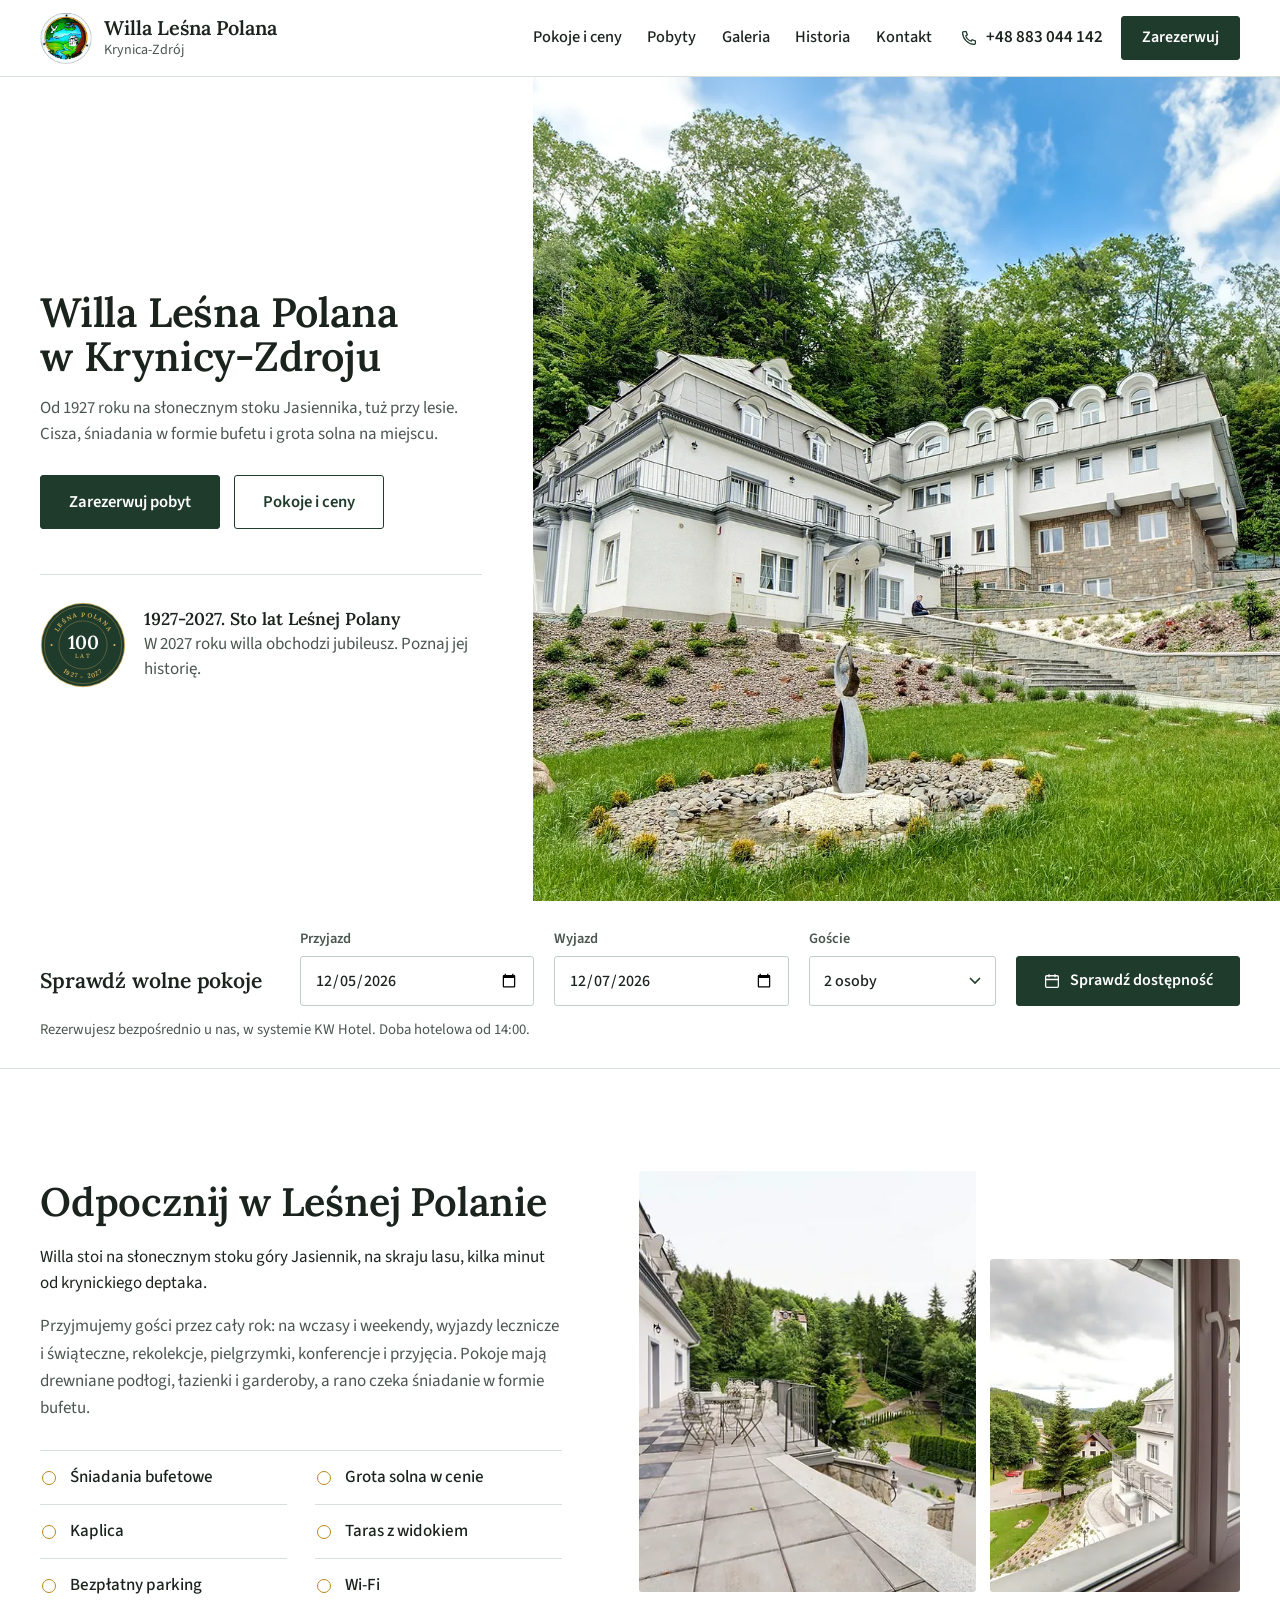
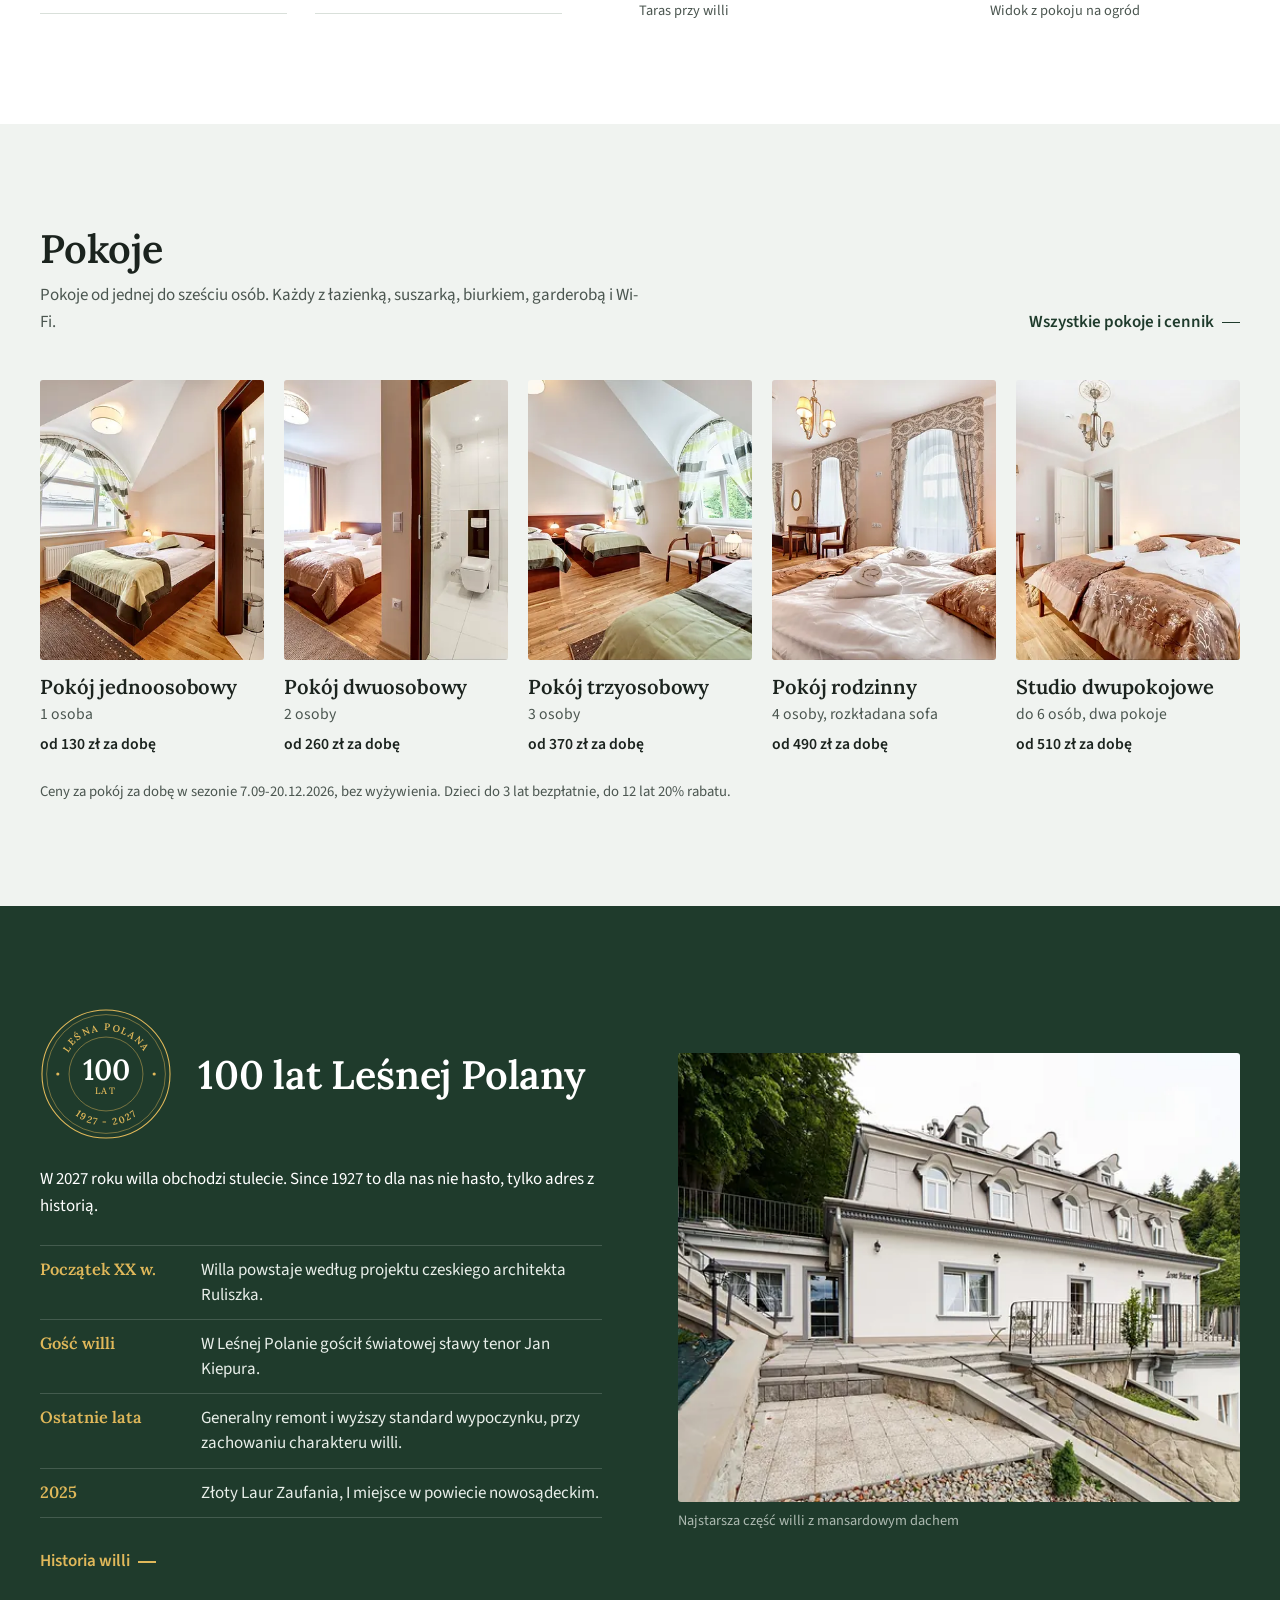
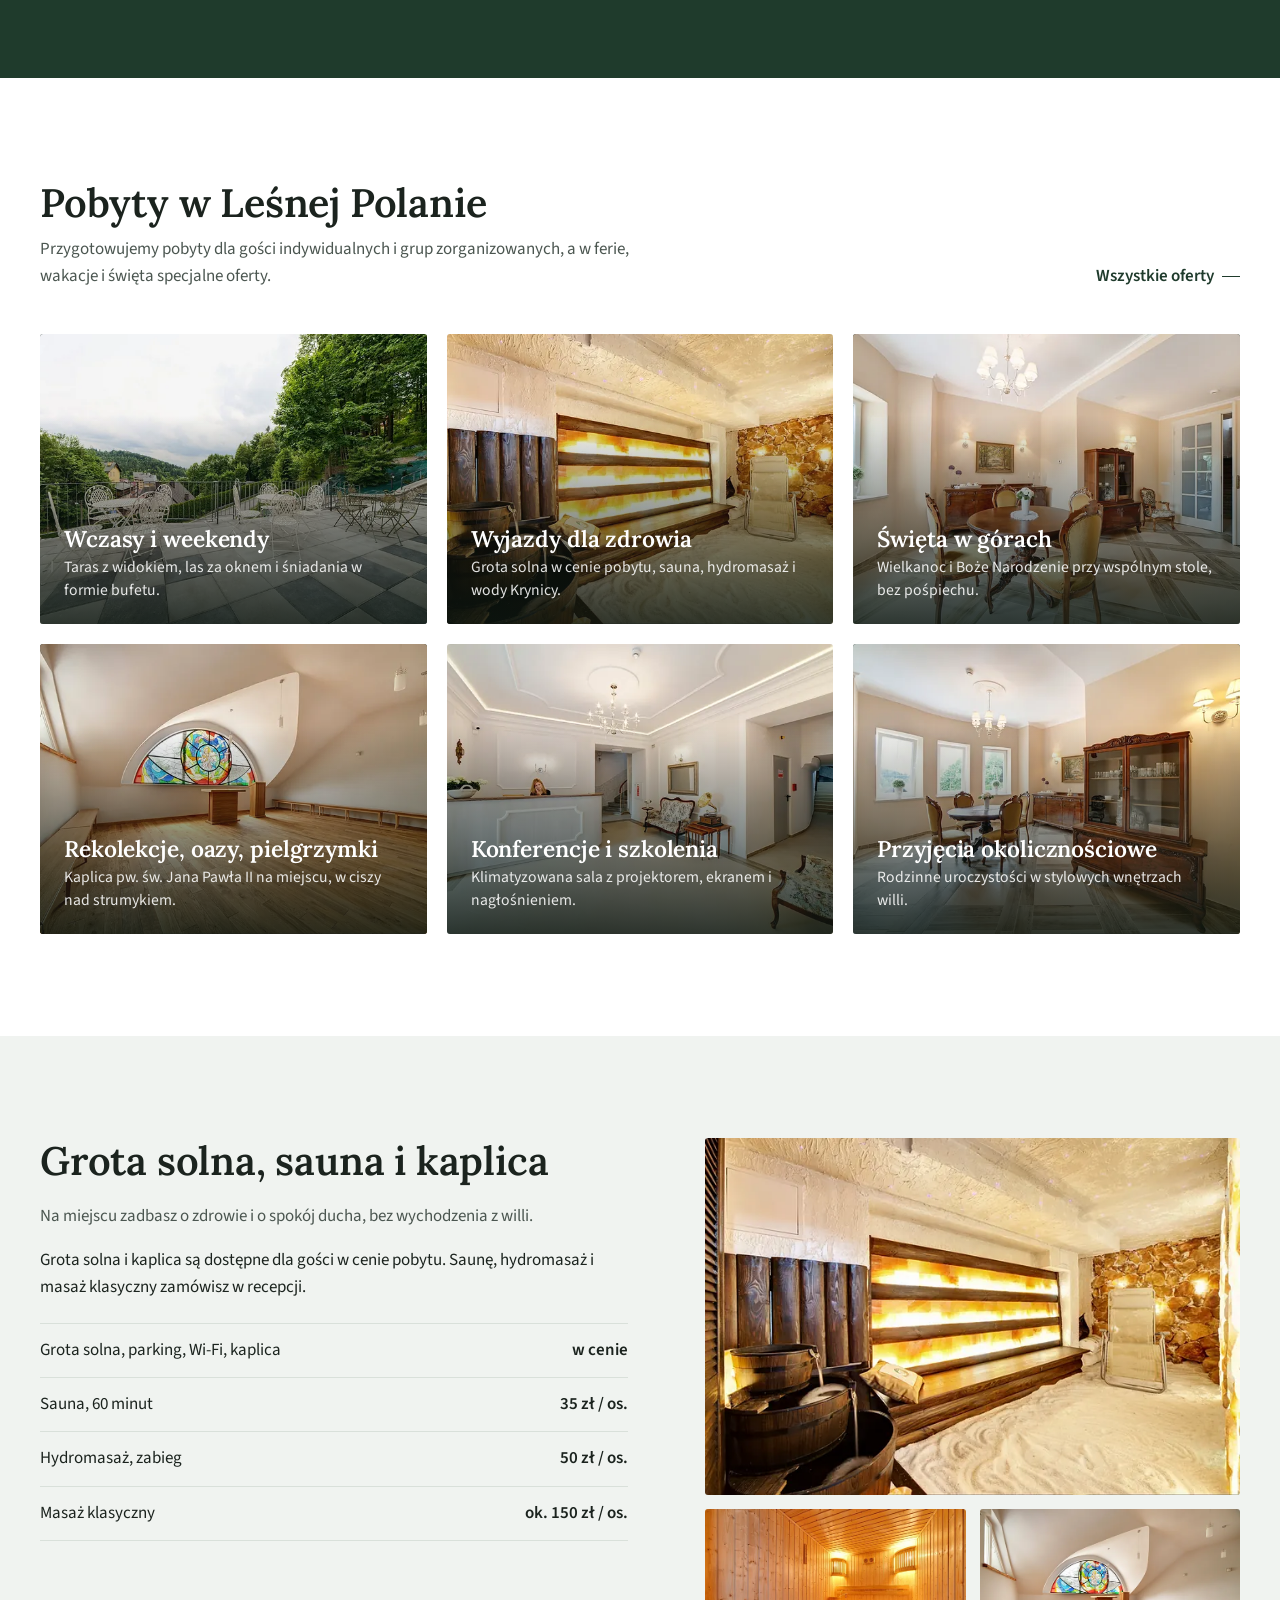
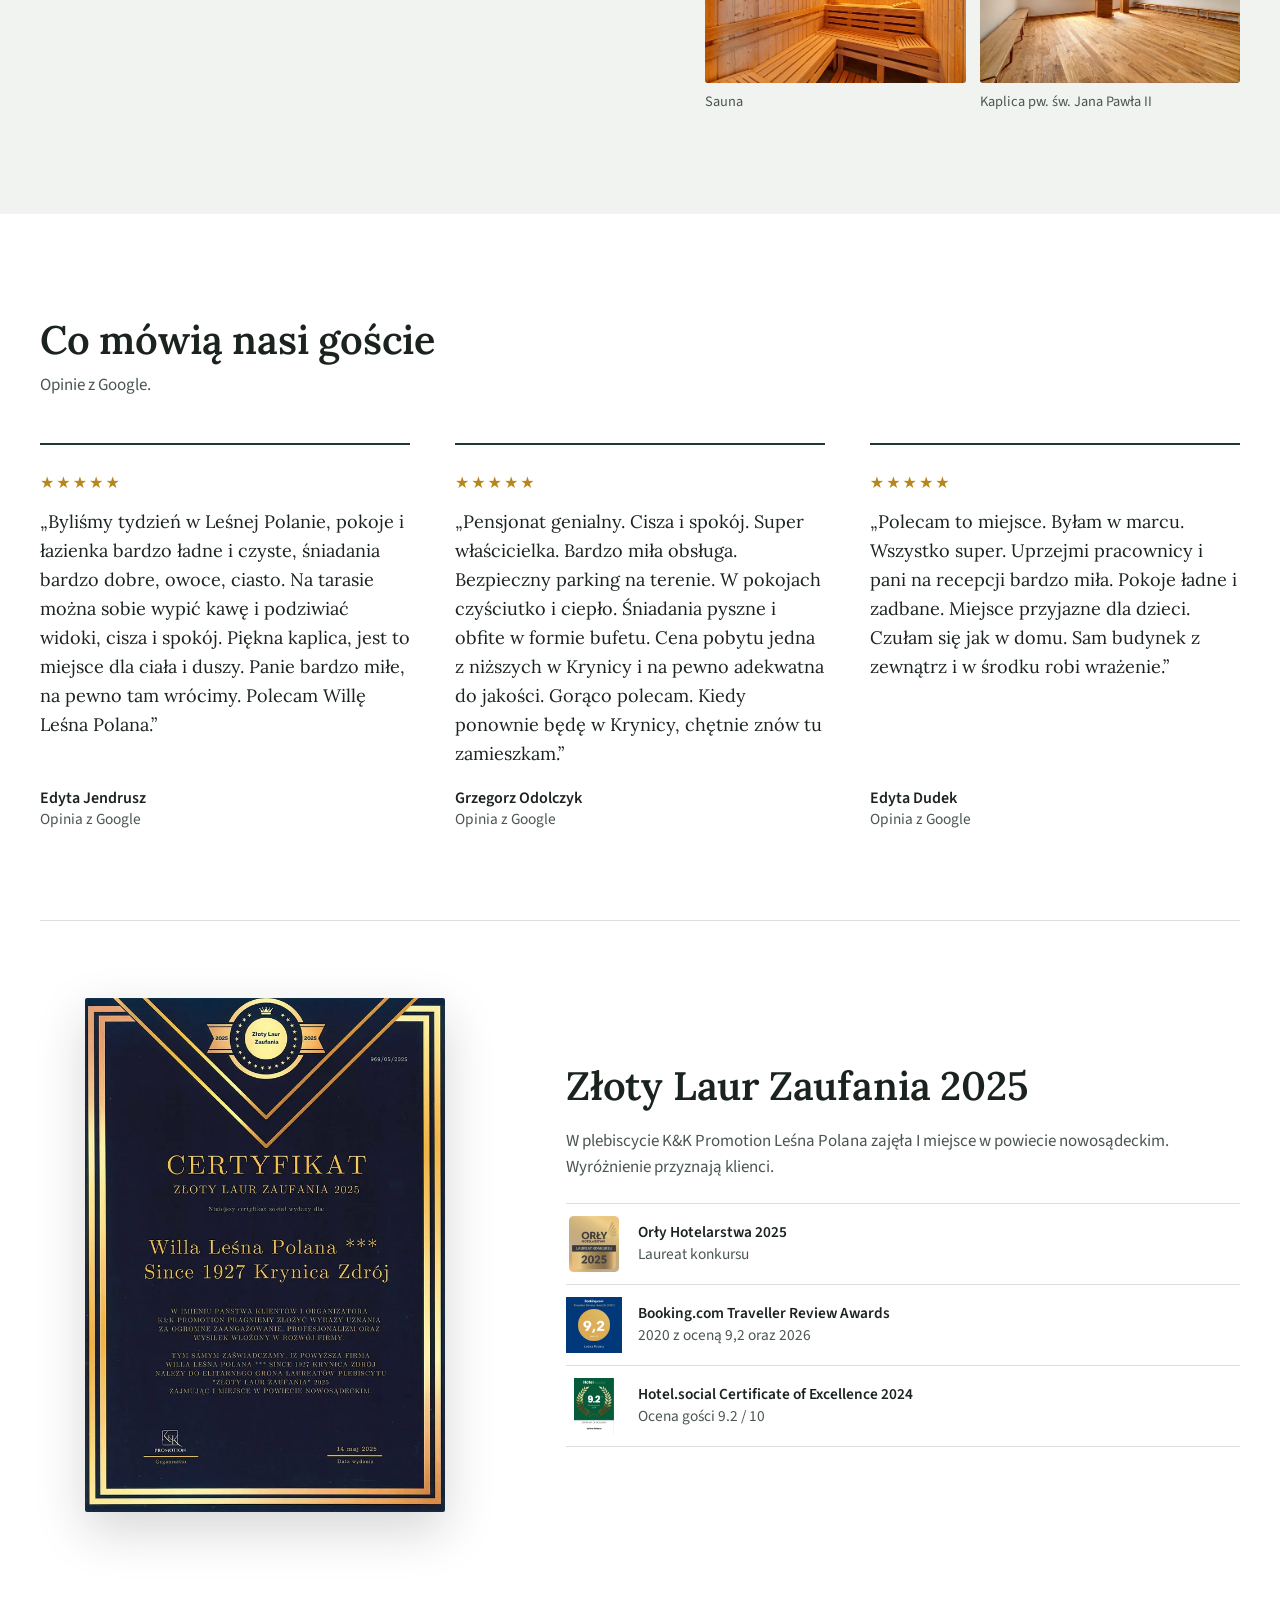
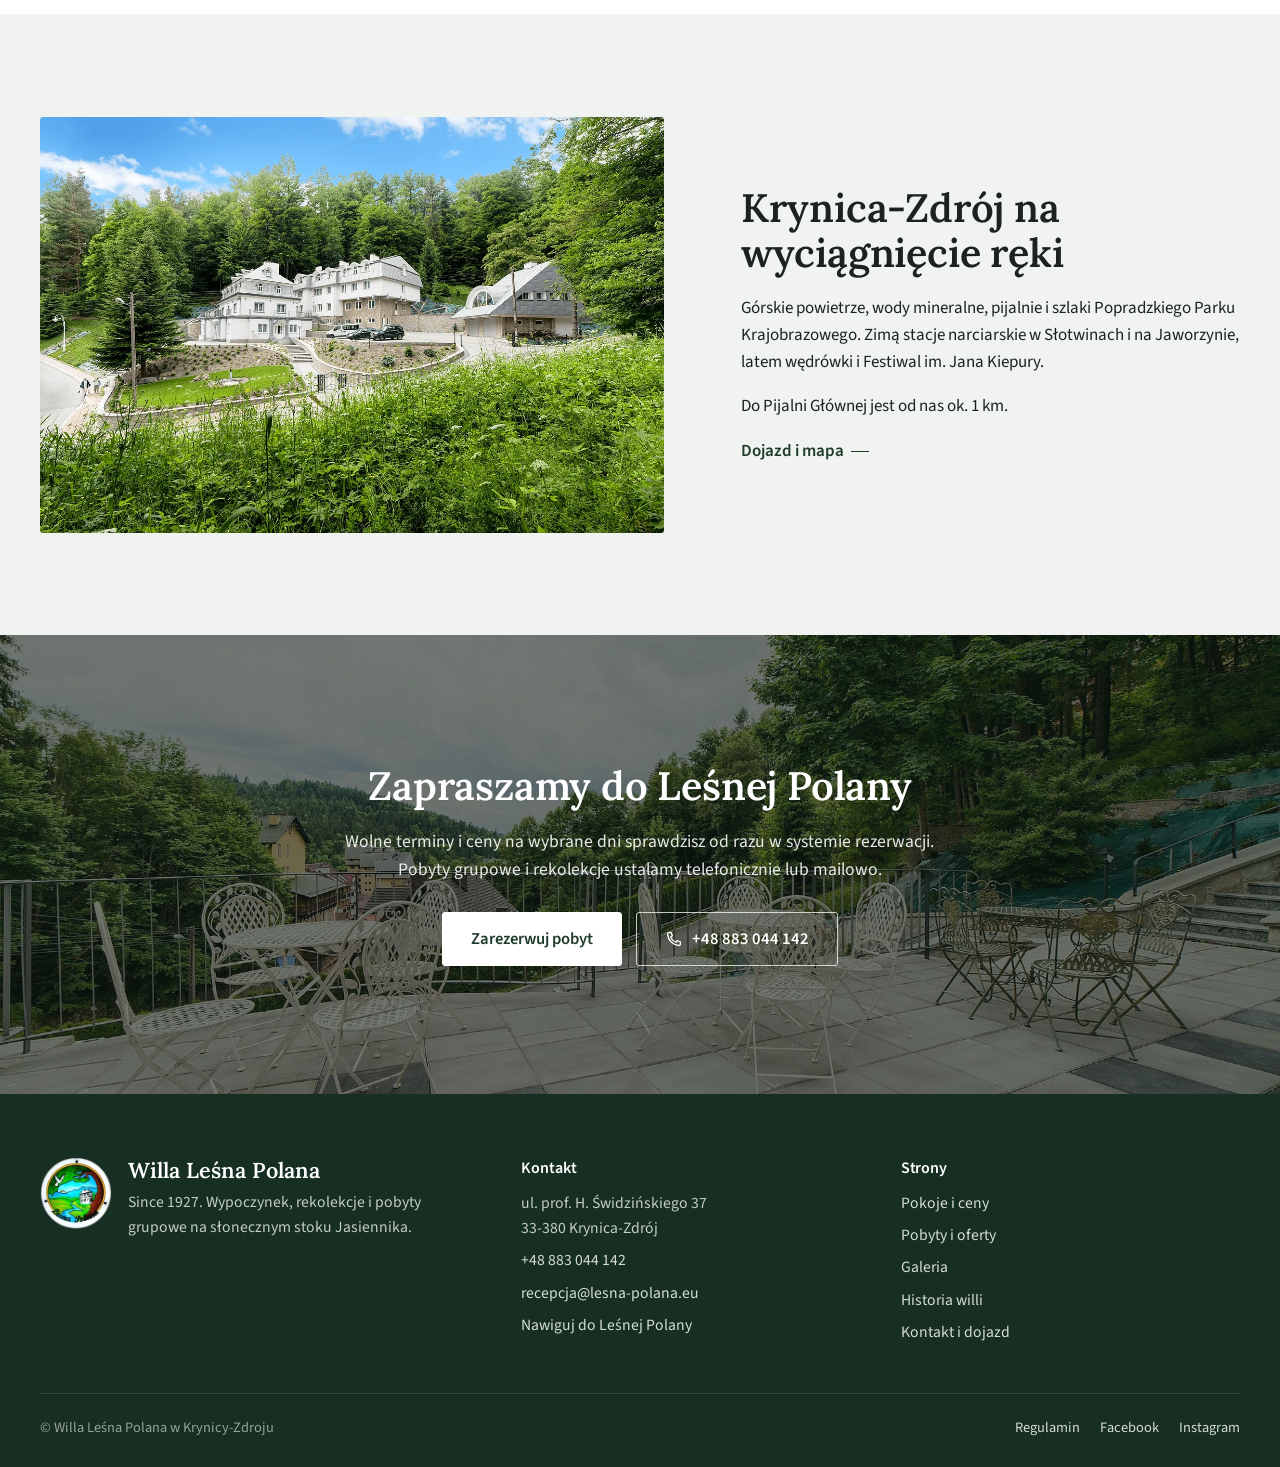
<file: index.html>
<!doctype html>
<html lang="pl">
<head>
<meta charset="utf-8">
<meta name="viewport" content="width=device-width, initial-scale=1, viewport-fit=cover">
<title>Willa Leśna Polana - Krynica-Zdrój, since 1927</title>
<meta name="description" content="Willa Leśna Polana w Krynicy-Zdroju: pokoje 1-6 osobowe, śniadania, grota solna, kaplica, rekolekcje i pobyty grupowe. 100 lat w 2027 roku.">
<meta name="robots" content="noindex, nofollow">
<meta name="theme-color" content="#1F3B2C">
<link rel="icon" href="img/favicon.png" type="image/png">
<link rel="apple-touch-icon" href="img/apple-touch-icon.png">
<link rel="preload" href="fonts/lora-latin.woff2" as="font" type="font/woff2" crossorigin>
<link rel="preload" href="fonts/ss3-latin.woff2" as="font" type="font/woff2" crossorigin>
<link rel="stylesheet" href="style.css?v=4">
</head>
<body>
<a class="sr" href="#tresc">Przejdź do treści</a>
<header class="top"><div class="wrap top-in">
<a class="marka" href="./" aria-label="Willa Leśna Polana - strona główna"><img src="img/logo-160.webp" width="160" height="157" alt=""><span><b>Willa Leśna Polana</b><small>Krynica-Zdrój</small></span></a>
<nav class="menu" aria-label="Menu główne"><a href="pokoje.html">Pokoje i ceny</a><a href="pobyty.html">Pobyty</a><a href="galeria.html">Galeria</a><a href="historia.html">Historia</a><a href="kontakt.html">Kontakt</a></nav>
<div class="top-akcje"><a class="tel-top" href="tel:+48883044142"><svg viewBox="0 0 24 24" fill="none" stroke="currentColor" stroke-width="1.7" aria-hidden="true"><path d="M5 3.5h3.2l1.6 4.3-2.1 1.4a11 11 0 0 0 7.1 7.1l1.4-2.1 4.3 1.6V19a1.6 1.6 0 0 1-1.7 1.6A16.6 16.6 0 0 1 3.4 5.2 1.6 1.6 0 0 1 5 3.5z"/></svg><span>+48 883 044 142</span></a><a class="btn btn-top" href="https://be-v2.kwhotel.com/pl/983dfe367e34387f0131b2655f2673be/0" target="_blank" rel="noopener" data-kw>Zarezerwuj</a>
<a class="tel-ikona" href="tel:+48883044142" aria-label="Zadzwoń: +48 883 044 142"><svg viewBox="0 0 24 24" fill="none" stroke="currentColor" stroke-width="1.7" aria-hidden="true"><path d="M5 3.5h3.2l1.6 4.3-2.1 1.4a11 11 0 0 0 7.1 7.1l1.4-2.1 4.3 1.6V19a1.6 1.6 0 0 1-1.7 1.6A16.6 16.6 0 0 1 3.4 5.2 1.6 1.6 0 0 1 5 3.5z"/></svg></a>
<button class="burger" type="button" aria-label="Menu" aria-expanded="false" aria-controls="panel"><span></span></button></div>
</div></header>
<div class="panel" id="panel"><nav aria-label="Menu mobilne"><a href="./" aria-current=page>Strona główna</a><a href="pokoje.html">Pokoje i ceny</a><a href="pobyty.html">Pobyty</a><a href="galeria.html">Galeria</a><a href="historia.html">Historia</a><a href="kontakt.html">Kontakt</a></nav>
<div class="panel-dol"><a class="btn" href="https://be-v2.kwhotel.com/pl/983dfe367e34387f0131b2655f2673be/0" target="_blank" rel="noopener" data-kw>Zarezerwuj pobyt</a><a class="btn obrys" href="tel:+48883044142"><svg viewBox="0 0 24 24" fill="none" stroke="currentColor" stroke-width="1.7" aria-hidden="true"><path d="M5 3.5h3.2l1.6 4.3-2.1 1.4a11 11 0 0 0 7.1 7.1l1.4-2.1 4.3 1.6V19a1.6 1.6 0 0 1-1.7 1.6A16.6 16.6 0 0 1 3.4 5.2 1.6 1.6 0 0 1 5 3.5z"/></svg>Zadzwoń +48 883 044 142</a><p>ul. prof. H. Świdzińskiego 37, 33-380 Krynica-Zdrój<br><a class="link" href="mailto:recepcja@lesna-polana.eu">recepcja@lesna-polana.eu</a></p></div></div>
<main id="tresc">

<section class="hero" id="hero">
<figure class="hero-foto"><img src="img/hero-1920.webp" srcset="img/hero-640.webp 640w, img/hero-1200.webp 1200w, img/hero-1920.webp 1920w" sizes="100vw" width="1920" height="1126" alt="Willa Leśna Polana na stoku Jasiennika w Krynicy-Zdroju" fetchpriority="high"></figure>
<div class="wrap hero-in">
<h1>Willa Leśna Polana <span class="nw">w Krynicy-Zdroju</span></h1>
<p class="lead">Od 1927 roku na słonecznym stoku Jasiennika, tuż przy lesie. Cisza, śniadania w formie bufetu i grota solna na miejscu.</p>
<div class="hero-cta" id="hero-cta"><a class="btn" href="https://be-v2.kwhotel.com/pl/983dfe367e34387f0131b2655f2673be/0" target="_blank" rel="noopener" data-kw>Zarezerwuj pobyt</a><a class="btn obrys-b" href="pokoje.html">Pokoje i ceny</a><a class="link-strz link-m" href="pokoje.html">Pokoje i ceny</a></div>
<a class="hero-jubi" href="historia.html"><svg viewBox="0 0 200 200" role="img" aria-label="100 lat Leśnej Polany, 1927-2027"><defs><path id="hpg" d="M34,100 a66,66 0 1,1 132,0"/><path id="hpd" d="M22,100 a78,78 0 0,0 156,0"/></defs>
<circle cx="100" cy="100" r="97" fill="#1F3B2C" fill-opacity="1" stroke="#E0B85A" stroke-width="1.6"/><circle cx="100" cy="100" r="90" fill="none" stroke="#E0B85A" stroke-width=".7"/><circle cx="100" cy="100" r="56" fill="none" stroke="#E0B85A" stroke-width=".7"/>
<text fill="#E0B85A" font-family="Lora, Georgia, serif" font-weight="600" font-size="14.5" letter-spacing="2.6"><textPath href="#hpg" startOffset="50%" text-anchor="middle">LEŚNA POLANA</textPath></text>
<text fill="#E0B85A" font-family="Lora, Georgia, serif" font-weight="600" font-size="14.5" letter-spacing="2.4"><textPath href="#hpd" startOffset="50%" text-anchor="middle">1927 - 2027</textPath></text>
<circle cx="27" cy="100" r="2.4" fill="#E0B85A"/><circle cx="173" cy="100" r="2.4" fill="#E0B85A"/>
<text x="100" y="109" text-anchor="middle" fill="#fff" font-family="Lora, Georgia, serif" font-weight="600" font-size="44">100</text>
<text x="100" y="130" text-anchor="middle" fill="#E0B85A" font-family="Lora, Georgia, serif" font-weight="500" font-size="14" letter-spacing="3">LAT</text></svg><span><b>1927-2027. Sto lat Leśnej Polany</b>W 2027 roku willa obchodzi jubileusz. Poznaj jej historię.</span></a>
</div>
</section>

<section class="termin" aria-labelledby="termin-h"><div class="wrap">
<form id="termin" action="https://be-v2.kwhotel.com/pl/983dfe367e34387f0131b2655f2673be/0" method="get" target="_blank" rel="noopener" novalidate>
<h2 id="termin-h">Sprawdź wolne pokoje</h2>
<div class="pole"><label for="t-od">Przyjazd</label><input type="date" id="t-od" name="checkIn" required></div>
<div class="pole"><label for="t-do">Wyjazd</label><input type="date" id="t-do" name="checkOut" required></div>
<div class="pole pole-g"><label for="t-os">Goście</label><input type="hidden" name="occupancy" id="t-occ" value='[{"count":2}]'><select id="t-os"><option value="1">1 osoba</option><option value="2" selected>2 osoby</option><option value="3">3 osoby</option><option value="4">4 osoby</option><option value="5">5 osób</option><option value="6">6 osób</option></select></div>
<button class="btn" type="submit"><svg viewBox="0 0 24 24" fill="none" stroke="currentColor" stroke-width="1.7" aria-hidden="true"><rect x="3.5" y="5" width="17" height="15.5" rx="1.5"/><path d="M3.5 10h17M8 3v4M16 3v4"/></svg>Sprawdź dostępność</button>
<p class="termin-info" aria-live="polite">Rezerwujesz bezpośrednio u nas, w systemie KW Hotel. Doba hotelowa od 14:00.</p>
</form></div></section>

<section class="sec"><div class="wrap wstep">
<div class="wstep-txt">
<h2>Odpocznij w Leśnej Polanie</h2>
<p class="lead">Willa stoi na słonecznym stoku góry Jasiennik, na skraju lasu, kilka minut od krynickiego deptaka.</p>
<p>Przyjmujemy gości przez cały rok: na wczasy i weekendy, wyjazdy lecznicze i świąteczne, rekolekcje, pielgrzymki, konferencje i przyjęcia. Pokoje mają drewniane podłogi, łazienki i garderoby, a rano czeka śniadanie w formie bufetu.</p>
<ul class="udog"><li>Śniadania bufetowe</li><li>Grota solna w cenie</li><li>Kaplica</li><li>Taras z widokiem</li><li>Bezpłatny parking</li><li>Wi-Fi</li></ul>
</div>
<div class="wstep-foto">
<figure class="f1"><img src="img/taras-b-1200.webp" srcset="img/taras-b-640.webp 640w, img/taras-b-1200.webp 1200w, img/taras-b-1920.webp 1920w" sizes="(max-width:1024px) 55vw, 32vw" width="1200" height="800" alt="Taras Leśnej Polany ze stolikami" loading="lazy" decoding="async"><figcaption>Taras przy willi</figcaption></figure>
<figure class="f2"><img src="img/okno-1200.webp" srcset="img/okno-640.webp 640w, img/okno-1200.webp 1200w, img/okno-1920.webp 1920w" sizes="(max-width:1024px) 40vw, 24vw" width="1200" height="800" alt="Widok z okna pokoju na ogród i las" loading="lazy" decoding="async"><figcaption>Widok z pokoju na ogród</figcaption></figure>
</div>
</div></section>

<section class="sec alt"><div class="wrap">
<div class="sec-top"><div><h2>Pokoje</h2><p>Pokoje od jednej do sześciu osób. Każdy z łazienką, suszarką, biurkiem, garderobą i Wi-Fi.</p></div><a class="link-strz" href="pokoje.html">Wszystkie pokoje i cennik</a></div>
<div class="pokoje-rz"><a class="pokoj" href="pokoje.html#jednoosobowy"><div class="ph"><img src="img/pokoj-1os-1200.webp" srcset="img/pokoj-1os-640.webp 640w, img/pokoj-1os-1200.webp 1200w, img/pokoj-1os-1920.webp 1920w" sizes="(max-width:760px) 92vw, (max-width:1180px) 45vw, 20vw" width="1200" height="800" alt="Pokój jednoosobowy" loading="lazy" decoding="async"></div><h3>Pokój jednoosobowy</h3><p>1 osoba</p><p class="cena">od 130&nbsp;zł za dobę</p></a><a class="pokoj" href="pokoje.html#dwuosobowy"><div class="ph"><img src="img/pokoj-2os-1200.webp" srcset="img/pokoj-2os-640.webp 640w, img/pokoj-2os-1200.webp 1200w, img/pokoj-2os-1920.webp 1920w" sizes="(max-width:760px) 92vw, (max-width:1180px) 45vw, 20vw" width="1200" height="800" alt="Pokój dwuosobowy" loading="lazy" decoding="async"></div><h3>Pokój dwuosobowy</h3><p>2 osoby</p><p class="cena">od 260&nbsp;zł za dobę</p></a><a class="pokoj" href="pokoje.html#trzyosobowy"><div class="ph"><img src="img/pokoj-3os-1200.webp" srcset="img/pokoj-3os-640.webp 640w, img/pokoj-3os-1200.webp 1200w, img/pokoj-3os-1920.webp 1920w" sizes="(max-width:760px) 92vw, (max-width:1180px) 45vw, 20vw" width="1200" height="800" alt="Pokój trzyosobowy" loading="lazy" decoding="async"></div><h3>Pokój trzyosobowy</h3><p>3 osoby</p><p class="cena">od 370&nbsp;zł za dobę</p></a><a class="pokoj" href="pokoje.html#rodzinny"><div class="ph"><img src="img/pokoj-rodzinny-1200.webp" srcset="img/pokoj-rodzinny-640.webp 640w, img/pokoj-rodzinny-1200.webp 1200w, img/pokoj-rodzinny-1920.webp 1920w" sizes="(max-width:760px) 92vw, (max-width:1180px) 45vw, 20vw" width="1200" height="800" alt="Pokój rodzinny" loading="lazy" decoding="async"></div><h3>Pokój rodzinny</h3><p>4 osoby, rozkładana sofa</p><p class="cena">od 490&nbsp;zł za dobę</p></a><a class="pokoj" href="pokoje.html#studio"><div class="ph"><img src="img/studio-640.webp" srcset="img/studio-640.webp 640w" sizes="(max-width:760px) 92vw, (max-width:1180px) 45vw, 20vw" width="640" height="427" alt="Studio dwupokojowe" loading="lazy" decoding="async"></div><h3>Studio dwupokojowe</h3><p>do 6 osób, dwa pokoje</p><p class="cena">od 510&nbsp;zł za dobę</p></a></div>
<p class="przypis">Ceny za pokój za dobę w sezonie 7.09-20.12.2026, bez wyżywienia. Dzieci do 3 lat bezpłatnie, do 12 lat 20% rabatu.</p>
</div></section>

<section class="sec jubi" id="jubileusz"><div class="wrap jubi-in">
<div class="jubi-txt">
<div class="jubi-glowa"><svg viewBox="0 0 200 200" role="img" aria-label="100 lat Leśnej Polany, 1927-2027"><defs><path id="jbg" d="M34,100 a66,66 0 1,1 132,0"/><path id="jbd" d="M22,100 a78,78 0 0,0 156,0"/></defs>
<circle cx="100" cy="100" r="97" fill="#1F3B2C" fill-opacity="1" stroke="#E0B85A" stroke-width="1.6"/><circle cx="100" cy="100" r="90" fill="none" stroke="#E0B85A" stroke-width=".7"/><circle cx="100" cy="100" r="56" fill="none" stroke="#E0B85A" stroke-width=".7"/>
<text fill="#E0B85A" font-family="Lora, Georgia, serif" font-weight="600" font-size="14.5" letter-spacing="2.6"><textPath href="#jbg" startOffset="50%" text-anchor="middle">LEŚNA POLANA</textPath></text>
<text fill="#E0B85A" font-family="Lora, Georgia, serif" font-weight="600" font-size="14.5" letter-spacing="2.4"><textPath href="#jbd" startOffset="50%" text-anchor="middle">1927 - 2027</textPath></text>
<circle cx="27" cy="100" r="2.4" fill="#E0B85A"/><circle cx="173" cy="100" r="2.4" fill="#E0B85A"/>
<text x="100" y="109" text-anchor="middle" fill="#fff" font-family="Lora, Georgia, serif" font-weight="600" font-size="44">100</text>
<text x="100" y="130" text-anchor="middle" fill="#E0B85A" font-family="Lora, Georgia, serif" font-weight="500" font-size="14" letter-spacing="3">LAT</text></svg><h2>100 lat Leśnej Polany</h2></div>
<p class="lead">W 2027 roku willa obchodzi stulecie. Since 1927 to dla nas nie hasło, tylko adres z historią.</p>
<ul class="jubi-fakty">
<li><b>Początek XX w.</b><span>Willa powstaje według projektu czeskiego architekta Ruliszka.</span></li>
<li><b>Gość willi</b><span>W Leśnej Polanie gościł światowej sławy tenor Jan Kiepura.</span></li>
<li><b>Ostatnie lata</b><span>Generalny remont i wyższy standard wypoczynku, przy zachowaniu charakteru willi.</span></li>
<li><b>2025</b><span>Złoty Laur Zaufania, I miejsce w powiecie nowosądeckim.</span></li>
</ul>
<a class="link-strz" href="historia.html">Historia willi</a>
</div>
<figure class="jubi-foto"><img src="img/willa-front-1200.webp" srcset="img/willa-front-640.webp 640w, img/willa-front-1200.webp 1200w, img/willa-front-1920.webp 1920w" sizes="(max-width:1024px) 92vw, 46vw" width="1200" height="800" alt="Zabytkowa część willi z mansardowym dachem" loading="lazy" decoding="async"><figcaption>Najstarsza część willi z mansardowym dachem</figcaption></figure>
</div></section>

<section class="sec"><div class="wrap">
<div class="sec-top"><div><h2>Pobyty w Leśnej Polanie</h2><p>Przygotowujemy pobyty dla gości indywidualnych i grup zorganizowanych, a w ferie, wakacje i święta specjalne oferty.</p></div><a class="link-strz" href="pobyty.html">Wszystkie oferty</a></div>
<div class="kafle rzad-m"><a class="kafel" href="pobyty.html#wczasy"><img src="img/taras-1200.webp" srcset="img/taras-640.webp 640w, img/taras-1200.webp 1200w, img/taras-1920.webp 1920w" sizes="(max-width:760px) 92vw, (max-width:1024px) 46vw, 31vw" width="1200" height="800" alt="" loading="lazy" decoding="async"><div class="kafel-t"><h3>Wczasy i weekendy</h3><p>Taras z widokiem, las za oknem i śniadania w formie bufetu.</p></div></a><a class="kafel" href="pobyty.html#zdrowie"><img src="img/grota-1200.webp" srcset="img/grota-640.webp 640w, img/grota-1200.webp 1200w, img/grota-1920.webp 1920w" sizes="(max-width:760px) 92vw, (max-width:1024px) 46vw, 31vw" width="1200" height="800" alt="" loading="lazy" decoding="async"><div class="kafel-t"><h3>Wyjazdy dla zdrowia</h3><p>Grota solna w cenie pobytu, sauna, hydromasaż i wody Krynicy.</p></div></a><a class="kafel" href="pobyty.html#swieta"><img src="img/jadalnia-1200.webp" srcset="img/jadalnia-640.webp 640w, img/jadalnia-1200.webp 1200w, img/jadalnia-1920.webp 1920w" sizes="(max-width:760px) 92vw, (max-width:1024px) 46vw, 31vw" width="1200" height="800" alt="" loading="lazy" decoding="async"><div class="kafel-t"><h3>Święta w górach</h3><p>Wielkanoc i Boże Narodzenie przy wspólnym stole, bez pośpiechu.</p></div></a><a class="kafel" href="pobyty.html#rekolekcje"><img src="img/oratorium-1200.webp" srcset="img/oratorium-640.webp 640w, img/oratorium-1200.webp 1200w, img/oratorium-1920.webp 1920w" sizes="(max-width:760px) 92vw, (max-width:1024px) 46vw, 31vw" width="1200" height="800" alt="" loading="lazy" decoding="async"><div class="kafel-t"><h3>Rekolekcje, oazy, pielgrzymki</h3><p>Kaplica pw. św. Jana Pawła II na miejscu, w ciszy nad strumykiem.</p></div></a><a class="kafel" href="pobyty.html#konferencje"><img src="img/recepcja-1200.webp" srcset="img/recepcja-640.webp 640w, img/recepcja-1200.webp 1200w, img/recepcja-1920.webp 1920w" sizes="(max-width:760px) 92vw, (max-width:1024px) 46vw, 31vw" width="1200" height="800" alt="" loading="lazy" decoding="async"><div class="kafel-t"><h3>Konferencje i szkolenia</h3><p>Klimatyzowana sala z projektorem, ekranem i nagłośnieniem.</p></div></a><a class="kafel" href="pobyty.html#przyjecia"><img src="img/jadalnia-b-1200.webp" srcset="img/jadalnia-b-640.webp 640w, img/jadalnia-b-1200.webp 1200w, img/jadalnia-b-1920.webp 1920w" sizes="(max-width:760px) 92vw, (max-width:1024px) 46vw, 31vw" width="1200" height="800" alt="" loading="lazy" decoding="async"><div class="kafel-t"><h3>Przyjęcia okolicznościowe</h3><p>Rodzinne uroczystości w stylowych wnętrzach willi.</p></div></a></div>
</div></section>

<section class="sec alt"><div class="wrap relaks">
<div>
<h2>Grota solna, sauna i kaplica</h2>
<p class="lead">Na miejscu zadbasz o zdrowie i o spokój ducha, bez wychodzenia z willi.</p>
<p>Grota solna i kaplica są dostępne dla gości w cenie pobytu. Saunę, hydromasaż i masaż klasyczny zamówisz w recepcji.</p>
<ul class="cennik-l">
<li><span>Grota solna, parking, Wi-Fi, kaplica</span><span>w cenie</span></li>
<li><span>Sauna, 60 minut</span><span>35 zł / os.</span></li>
<li><span>Hydromasaż, zabieg</span><span>50 zł / os.</span></li>
<li><span>Masaż klasyczny</span><span>ok. 150 zł / os.</span></li>
</ul>
</div>
<div class="relaks-foto">
<figure class="duze"><img src="img/grota-1200.webp" srcset="img/grota-640.webp 640w, img/grota-1200.webp 1200w, img/grota-1920.webp 1920w" sizes="(max-width:1024px) 92vw, 44vw" width="1200" height="800" alt="Grota solna w Leśnej Polanie" loading="lazy" decoding="async"></figure>
<figure><img src="img/sauna-1200.webp" srcset="img/sauna-640.webp 640w, img/sauna-1200.webp 1200w, img/sauna-1920.webp 1920w" sizes="(max-width:1024px) 45vw, 22vw" width="1200" height="800" alt="Sauna" loading="lazy" decoding="async"><figcaption>Sauna</figcaption></figure>
<figure><img src="img/oratorium-1200.webp" srcset="img/oratorium-640.webp 640w, img/oratorium-1200.webp 1200w, img/oratorium-1920.webp 1920w" sizes="(max-width:1024px) 45vw, 22vw" width="1200" height="800" alt="Kaplica z witrażem" loading="lazy" decoding="async"><figcaption>Kaplica pw. św. Jana Pawła II</figcaption></figure>
</div>
</div></section>

<section class="sec"><div class="wrap">
<div class="sec-top"><div><h2>Co mówią nasi goście</h2><p>Opinie z Google.</p></div></div>
<div class="opinie rzad-m"><figure class="opinia"><div class="gwiazdy" aria-label="Opinia z Google">★★★★★</div><blockquote>„Byliśmy tydzień w Leśnej Polanie, pokoje i łazienka bardzo ładne i czyste, śniadania bardzo dobre, owoce, ciasto. Na tarasie można sobie wypić kawę i podziwiać widoki, cisza i spokój. Piękna kaplica, jest to miejsce dla ciała i duszy. Panie bardzo miłe, na pewno tam wrócimy. Polecam Willę Leśna Polana.”</blockquote><figcaption><b>Edyta Jendrusz</b>Opinia z Google</figcaption></figure><figure class="opinia"><div class="gwiazdy" aria-label="Opinia z Google">★★★★★</div><blockquote>„Pensjonat genialny. Cisza i spokój. Super właścicielka. Bardzo miła obsługa. Bezpieczny parking na terenie. W pokojach czyściutko i ciepło. Śniadania pyszne i obfite w formie bufetu. Cena pobytu jedna z niższych w Krynicy i na pewno adekwatna do jakości. Gorąco polecam. Kiedy ponownie będę w Krynicy, chętnie znów tu zamieszkam.”</blockquote><figcaption><b>Grzegorz Odolczyk</b>Opinia z Google</figcaption></figure><figure class="opinia"><div class="gwiazdy" aria-label="Opinia z Google">★★★★★</div><blockquote>„Polecam to miejsce. Byłam w marcu. Wszystko super. Uprzejmi pracownicy i pani na recepcji bardzo miła. Pokoje ładne i zadbane. Miejsce przyjazne dla dzieci. Czułam się jak w domu. Sam budynek z zewnątrz i w środku robi wrażenie.”</blockquote><figcaption><b>Edyta Dudek</b>Opinia z Google</figcaption></figure></div>
<div class="nagrody">
<figure><img src="img/laur-certyfikat-640.webp" srcset="img/laur-certyfikat-640.webp 640w, img/laur-certyfikat-1200.webp 1200w, img/laur-certyfikat-1920.webp 1920w" sizes="360px" width="640" height="914" alt="Certyfikat Złoty Laur Zaufania 2025 dla Willi Leśna Polana" loading="lazy" decoding="async"></figure>
<div><h2>Złoty Laur Zaufania 2025</h2>
<p class="lead">W plebiscycie K&amp;K Promotion Leśna Polana zajęła I miejsce w powiecie nowosądeckim. Wyróżnienie przyznają klienci.</p>
<ul class="nagr-lista">
<li><img src="img/aw-orly.webp" width="56" height="56" alt="" loading="lazy"><span><b>Orły Hotelarstwa 2025</b>Laureat konkursu</span></li>
<li><img src="img/aw-booking2020.webp" width="56" height="56" alt="" loading="lazy"><span><b>Booking.com Traveller Review Awards</b>2020 z oceną 9,2 oraz 2026</span></li>
<li><img src="img/aw-hotelsocial.webp" width="56" height="56" alt="" loading="lazy"><span><b>Hotel.social Certificate of Excellence 2024</b>Ocena gości 9.2 / 10</span></li>
</ul></div>
</div>
</div></section>

<section class="sec alt"><div class="wrap">
<div class="polozenie">
<figure><img src="img/polozenie-1200.webp" srcset="img/polozenie-640.webp 640w, img/polozenie-1200.webp 1200w, img/polozenie-1920.webp 1920w" sizes="(max-width:1024px) 92vw, 54vw" width="1200" height="800" alt="Willa Leśna Polana wśród lasów nad Krynicą-Zdrojem" loading="lazy" decoding="async"></figure>
<div><h2>Krynica-Zdrój na wyciągnięcie ręki</h2>
<p>Górskie powietrze, wody mineralne, pijalnie i szlaki Popradzkiego Parku Krajobrazowego. Zimą stacje narciarskie w Słotwinach i na Jaworzynie, latem wędrówki i Festiwal im. Jana Kiepury.</p>
<p>Do Pijalni Głównej jest od nas ok. 1 km.</p>
<a class="link-strz" href="kontakt.html#dojazd">Dojazd i mapa</a></div>
</div>
</div></section>

<section class="cta-pas"><img src="img/taras-1200.webp" srcset="img/taras-640.webp 640w, img/taras-1200.webp 1200w, img/taras-1920.webp 1920w" sizes="100vw" width="1200" height="800" alt="" loading="lazy" decoding="async"><div class="wrap"><h2>Zapraszamy do Leśnej Polany</h2><p>Wolne terminy i ceny na wybrane dni sprawdzisz od razu w systemie rezerwacji. Pobyty grupowe i rekolekcje ustalamy telefonicznie lub mailowo.</p><div class="hero-cta"><a class="btn jasny" href="https://be-v2.kwhotel.com/pl/983dfe367e34387f0131b2655f2673be/0" target="_blank" rel="noopener" data-kw>Zarezerwuj pobyt</a><a class="btn obrys-b" href="tel:+48883044142"><svg viewBox="0 0 24 24" fill="none" stroke="currentColor" stroke-width="1.7" aria-hidden="true"><path d="M5 3.5h3.2l1.6 4.3-2.1 1.4a11 11 0 0 0 7.1 7.1l1.4-2.1 4.3 1.6V19a1.6 1.6 0 0 1-1.7 1.6A16.6 16.6 0 0 1 3.4 5.2 1.6 1.6 0 0 1 5 3.5z"/></svg>+48 883 044 142</a></div></div></section>

</main>
<footer class="stopka"><div class="wrap">
<div class="stopka-g">
<div class="stopka-o"><div class="stopka-marka"><img src="img/logo-160.webp" width="160" height="157" alt="" loading="lazy"><div><b>Willa Leśna Polana</b><p>Since 1927. Wypoczynek, rekolekcje i pobyty grupowe na słonecznym stoku Jasiennika.</p></div></div></div>
<div><h3>Kontakt</h3><ul><li>ul. prof. H. Świdzińskiego 37<br>33-380 Krynica-Zdrój</li><li><a href="tel:+48883044142">+48 883 044 142</a></li><li><a href="mailto:recepcja@lesna-polana.eu">recepcja@lesna-polana.eu</a></li><li><a href="https://maps.app.goo.gl/4xrkmw174LbVGUfX6" target="_blank" rel="noopener">Nawiguj do Leśnej Polany</a></li></ul></div>
<div><h3>Strony</h3><ul><li><a href="pokoje.html">Pokoje i ceny</a></li><li><a href="pobyty.html">Pobyty i oferty</a></li><li><a href="galeria.html">Galeria</a></li><li><a href="historia.html">Historia willi</a></li><li><a href="kontakt.html">Kontakt i dojazd</a></li></ul></div>
</div>
<div class="stopka-dol"><span>© Willa Leśna Polana w Krynicy-Zdroju</span><nav aria-label="Dodatkowe"><a href="regulamin.html">Regulamin</a><a href="https://www.facebook.com/lesnapolanakrynica/" target="_blank" rel="noopener">Facebook</a><a href="https://www.instagram.com/lesna_polana_krynica/" target="_blank" rel="noopener">Instagram</a></nav></div>
</div></footer>
<div class="mob" id="mob"><a class="btn obrys" href="tel:+48883044142"><svg viewBox="0 0 24 24" fill="none" stroke="currentColor" stroke-width="1.7" aria-hidden="true"><path d="M5 3.5h3.2l1.6 4.3-2.1 1.4a11 11 0 0 0 7.1 7.1l1.4-2.1 4.3 1.6V19a1.6 1.6 0 0 1-1.7 1.6A16.6 16.6 0 0 1 3.4 5.2 1.6 1.6 0 0 1 5 3.5z"/></svg>Zadzwoń</a><a class="btn" href="https://be-v2.kwhotel.com/pl/983dfe367e34387f0131b2655f2673be/0" target="_blank" rel="noopener" data-kw>Zarezerwuj pobyt</a></div>
<div class="lb" id="lb" role="dialog" aria-modal="true" aria-label="Powiększone zdjęcie"><span class="lb-licz"></span><figure><img alt=""><figcaption></figcaption></figure>
<button class="lb-x" type="button" aria-label="Zamknij"><svg viewBox="0 0 24 24" fill="none" stroke="currentColor" stroke-width="1.8"><path d="M5 5l14 14M19 5L5 19"/></svg></button>
<button class="lb-p" type="button" aria-label="Poprzednie"><svg viewBox="0 0 24 24" fill="none" stroke="currentColor" stroke-width="1.8"><path d="M15 4l-8 8 8 8"/></svg></button>
<button class="lb-n" type="button" aria-label="Następne"><svg viewBox="0 0 24 24" fill="none" stroke="currentColor" stroke-width="1.8"><path d="M9 4l8 8-8 8"/></svg></button></div>
<script src="app.js?v=4" defer></script>
</body>
</html>
</file>
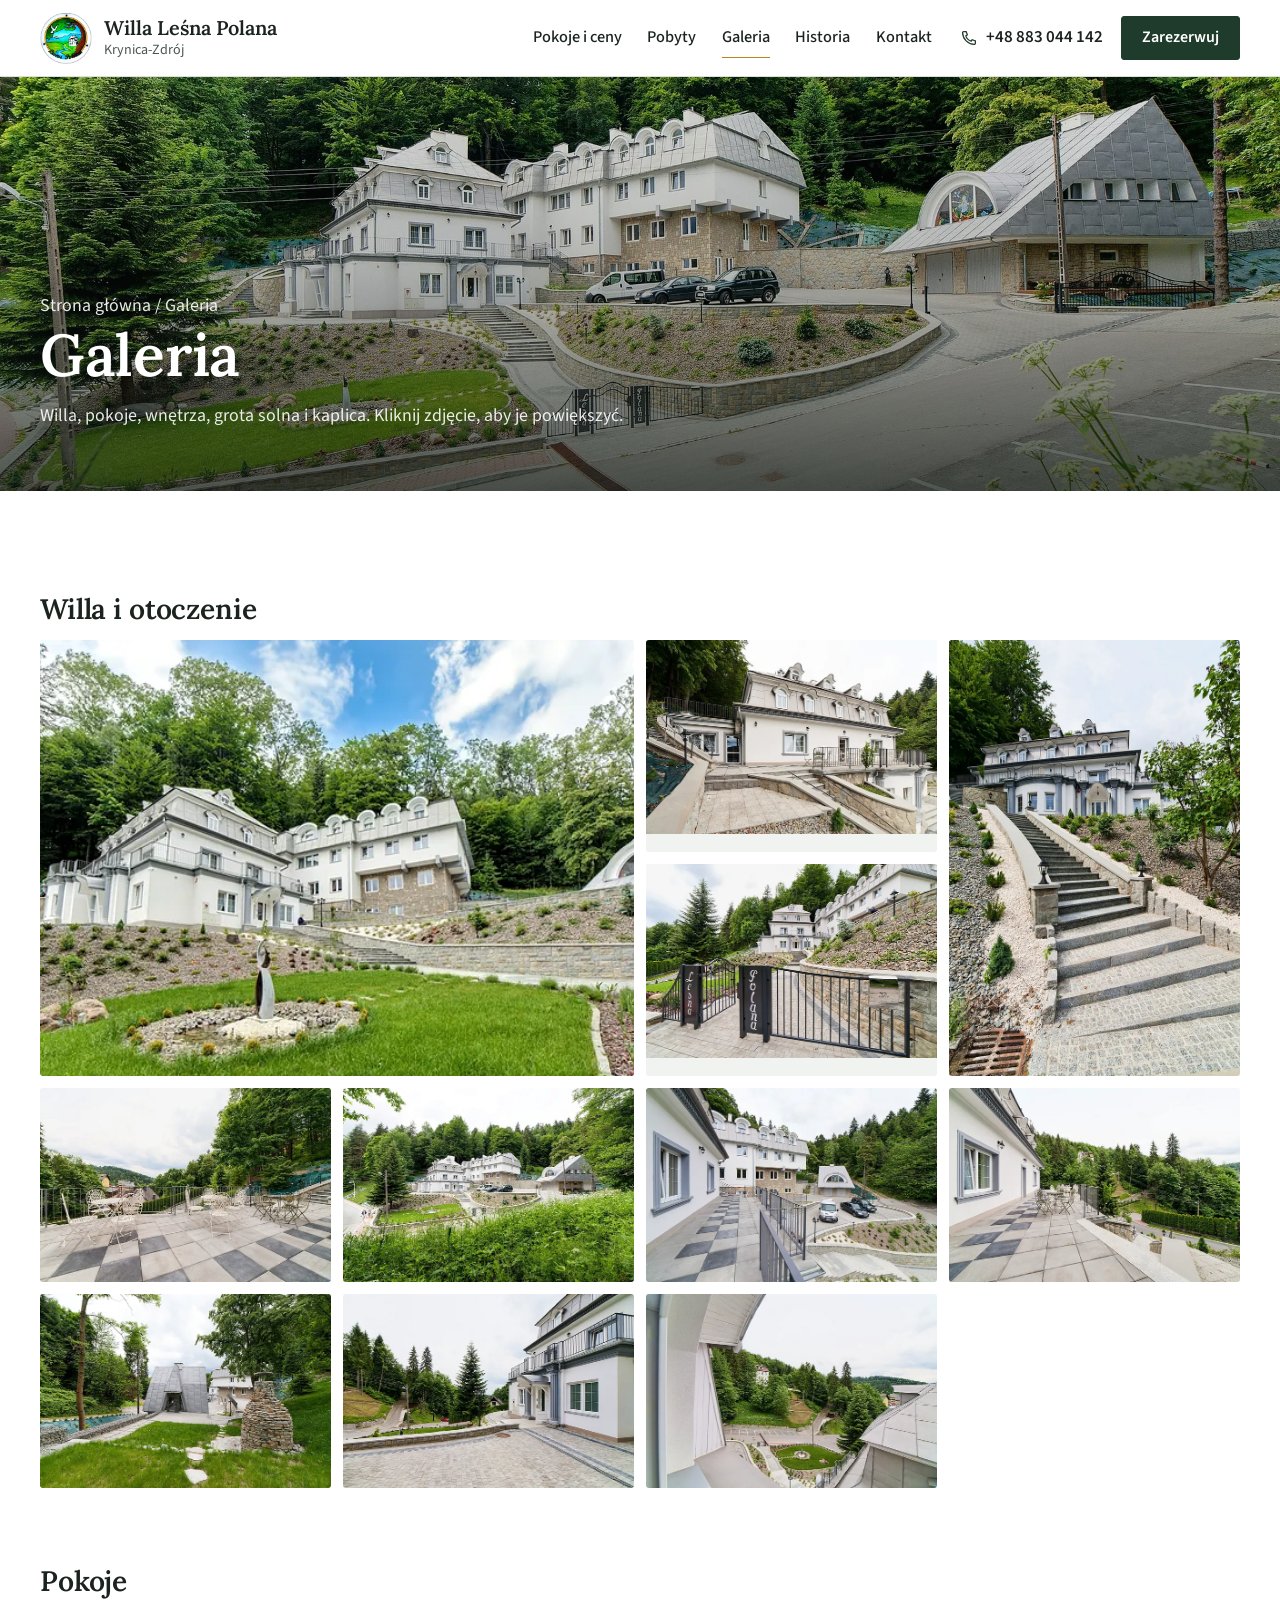
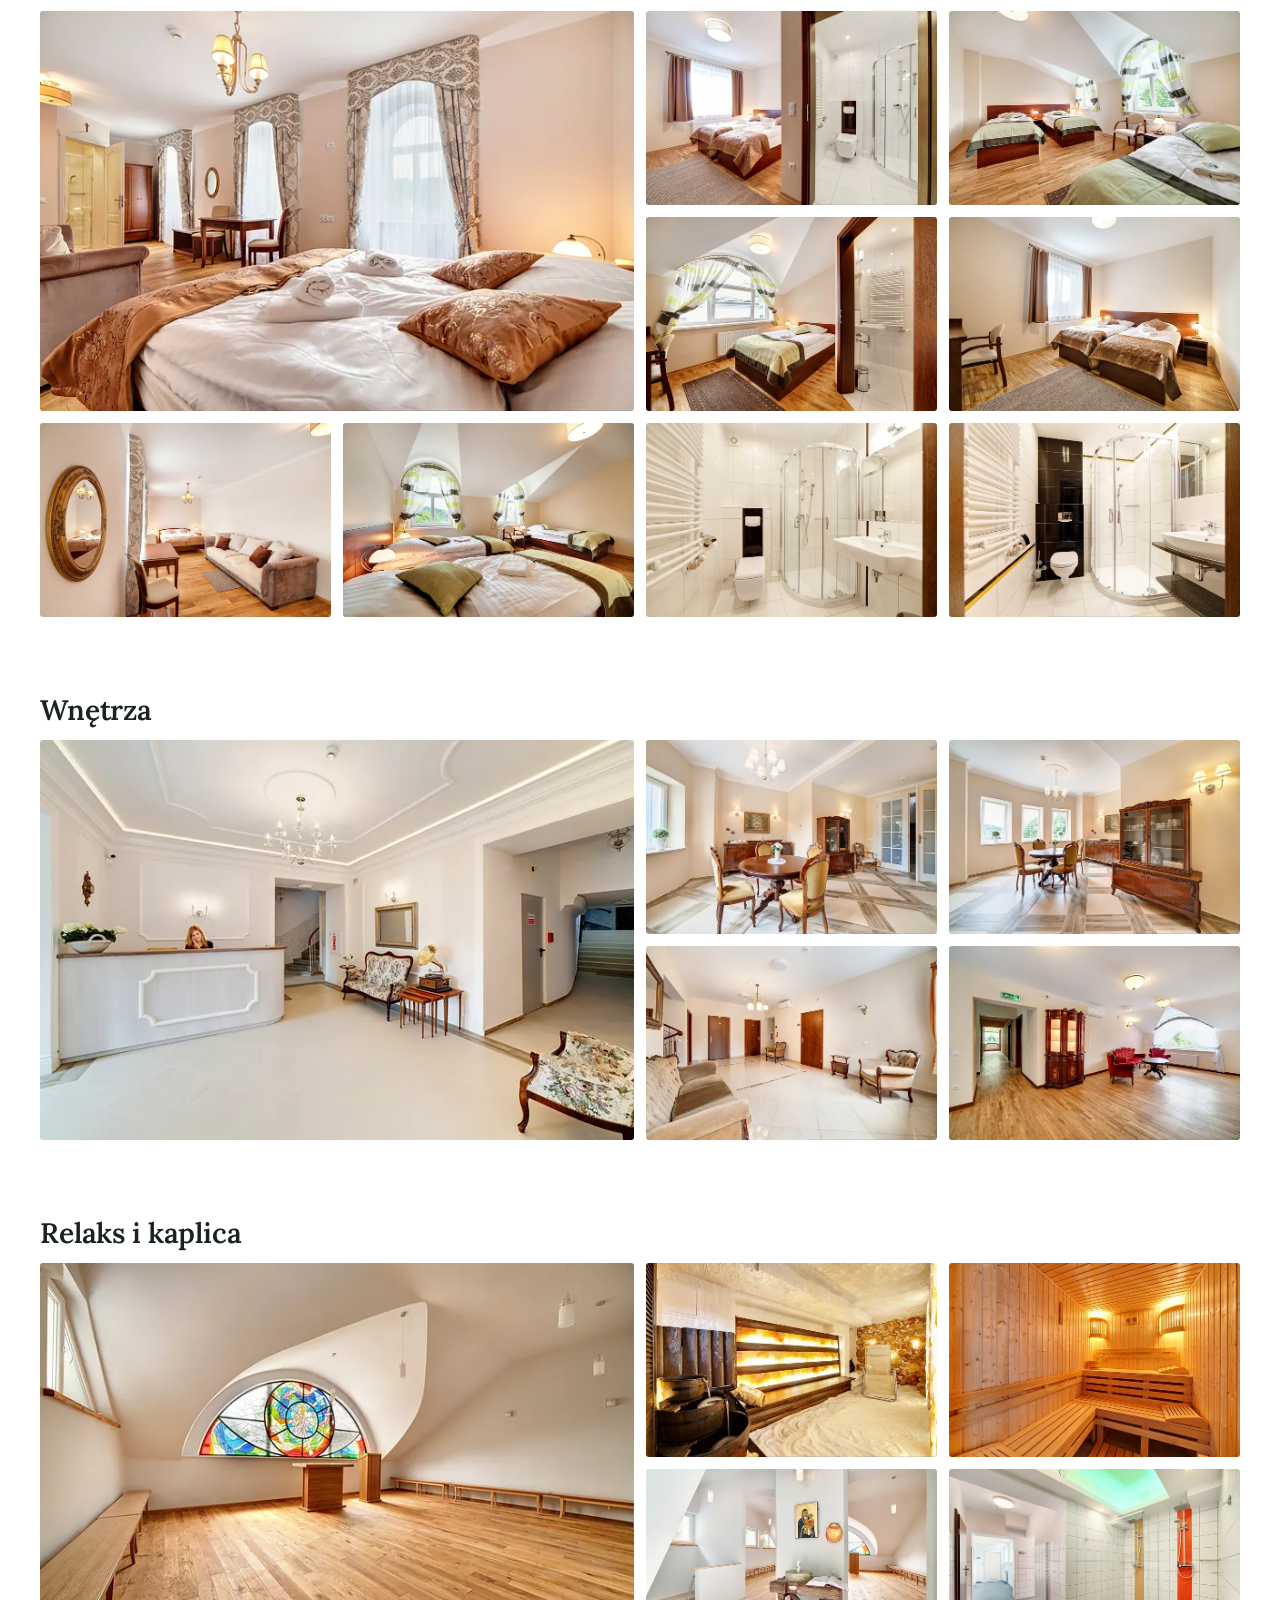
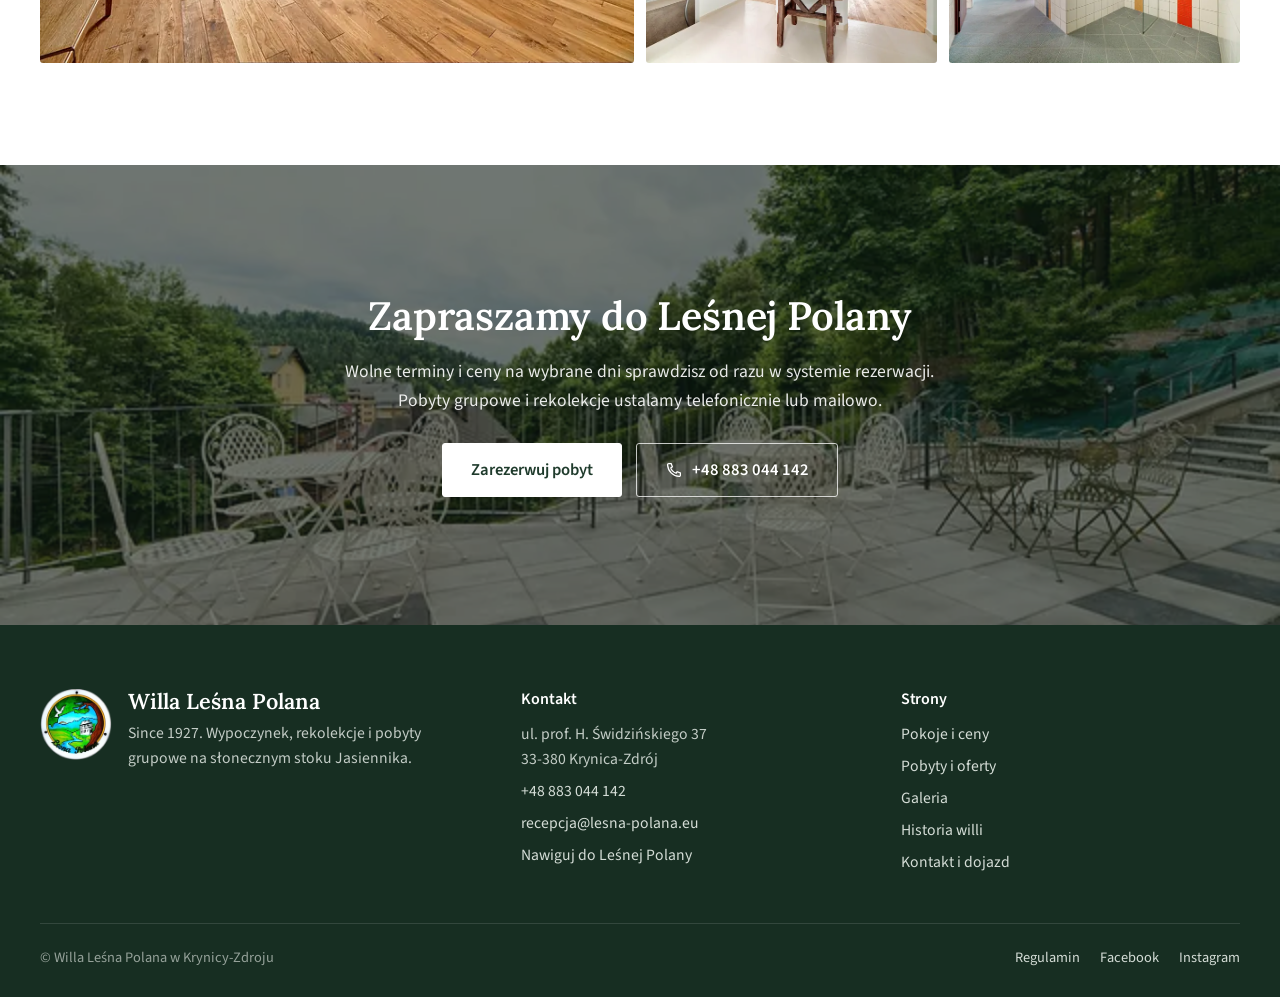
<file: galeria.html>
<!doctype html>
<html lang="pl">
<head>
<meta charset="utf-8">
<meta name="viewport" content="width=device-width, initial-scale=1, viewport-fit=cover">
<title>Galeria - Willa Leśna Polana, Krynica-Zdrój</title>
<meta name="description" content="Zdjęcia Willi Leśna Polana w Krynicy-Zdroju: pokoje, wnętrza, grota solna, kaplica, taras i ogród.">
<meta name="robots" content="noindex, nofollow">
<meta name="theme-color" content="#1F3B2C">
<link rel="icon" href="img/favicon.png" type="image/png">
<link rel="apple-touch-icon" href="img/apple-touch-icon.png">
<link rel="preload" href="fonts/lora-latin.woff2" as="font" type="font/woff2" crossorigin>
<link rel="preload" href="fonts/ss3-latin.woff2" as="font" type="font/woff2" crossorigin>
<link rel="stylesheet" href="style.css?v=4">
</head>
<body>
<a class="sr" href="#tresc">Przejdź do treści</a>
<header class="top"><div class="wrap top-in">
<a class="marka" href="./" aria-label="Willa Leśna Polana - strona główna"><img src="img/logo-160.webp" width="160" height="157" alt=""><span><b>Willa Leśna Polana</b><small>Krynica-Zdrój</small></span></a>
<nav class="menu" aria-label="Menu główne"><a href="pokoje.html">Pokoje i ceny</a><a href="pobyty.html">Pobyty</a><a href="galeria.html" aria-current=page>Galeria</a><a href="historia.html">Historia</a><a href="kontakt.html">Kontakt</a></nav>
<div class="top-akcje"><a class="tel-top" href="tel:+48883044142"><svg viewBox="0 0 24 24" fill="none" stroke="currentColor" stroke-width="1.7" aria-hidden="true"><path d="M5 3.5h3.2l1.6 4.3-2.1 1.4a11 11 0 0 0 7.1 7.1l1.4-2.1 4.3 1.6V19a1.6 1.6 0 0 1-1.7 1.6A16.6 16.6 0 0 1 3.4 5.2 1.6 1.6 0 0 1 5 3.5z"/></svg><span>+48 883 044 142</span></a><a class="btn btn-top" href="https://be-v2.kwhotel.com/pl/983dfe367e34387f0131b2655f2673be/0" target="_blank" rel="noopener" data-kw>Zarezerwuj</a>
<a class="tel-ikona" href="tel:+48883044142" aria-label="Zadzwoń: +48 883 044 142"><svg viewBox="0 0 24 24" fill="none" stroke="currentColor" stroke-width="1.7" aria-hidden="true"><path d="M5 3.5h3.2l1.6 4.3-2.1 1.4a11 11 0 0 0 7.1 7.1l1.4-2.1 4.3 1.6V19a1.6 1.6 0 0 1-1.7 1.6A16.6 16.6 0 0 1 3.4 5.2 1.6 1.6 0 0 1 5 3.5z"/></svg></a>
<button class="burger" type="button" aria-label="Menu" aria-expanded="false" aria-controls="panel"><span></span></button></div>
</div></header>
<div class="panel" id="panel"><nav aria-label="Menu mobilne"><a href="./">Strona główna</a><a href="pokoje.html">Pokoje i ceny</a><a href="pobyty.html">Pobyty</a><a href="galeria.html" aria-current=page>Galeria</a><a href="historia.html">Historia</a><a href="kontakt.html">Kontakt</a></nav>
<div class="panel-dol"><a class="btn" href="https://be-v2.kwhotel.com/pl/983dfe367e34387f0131b2655f2673be/0" target="_blank" rel="noopener" data-kw>Zarezerwuj pobyt</a><a class="btn obrys" href="tel:+48883044142"><svg viewBox="0 0 24 24" fill="none" stroke="currentColor" stroke-width="1.7" aria-hidden="true"><path d="M5 3.5h3.2l1.6 4.3-2.1 1.4a11 11 0 0 0 7.1 7.1l1.4-2.1 4.3 1.6V19a1.6 1.6 0 0 1-1.7 1.6A16.6 16.6 0 0 1 3.4 5.2 1.6 1.6 0 0 1 5 3.5z"/></svg>Zadzwoń +48 883 044 142</a><p>ul. prof. H. Świdzińskiego 37, 33-380 Krynica-Zdrój<br><a class="link" href="mailto:recepcja@lesna-polana.eu">recepcja@lesna-polana.eu</a></p></div></div>
<main id="tresc">
<section class="ph-hero"><img style="object-position:50% 60%" src="img/panorama-b-1200.webp" srcset="img/panorama-b-640.webp 640w, img/panorama-b-1200.webp 1200w, img/panorama-b-1920.webp 1920w" sizes="100vw" width="1200" height="800" alt="Willa Leśna Polana" fetchpriority="high"><div class="wrap"><p class="okruszki"><a href="./">Strona główna</a> / Galeria</p><h1>Galeria</h1><p>Willa, pokoje, wnętrza, grota solna i kaplica. Kliknij zdjęcie, aby je powiększyć.</p></div></section>
<section class="sec"><div class="wrap"><section class="gal-sekcja"><h2>Willa i otoczenie</h2><div class="galeria"><a class="szer" href="img/hero-1920.webp" data-lb="gal" data-cap="Willa Leśna Polana"><img src="img/hero-1200.webp" srcset="img/hero-640.webp 640w, img/hero-1200.webp 1200w, img/hero-1920.webp 1920w" sizes="(max-width:760px) 92vw, 50vw" width="1200" height="704" alt="Willa Leśna Polana" loading="lazy" decoding="async"></a><a class="" href="img/willa-front-1920.webp" data-lb="gal" data-cap="Najstarsza część willi"><img src="img/willa-front-1200.webp" srcset="img/willa-front-640.webp 640w, img/willa-front-1200.webp 1200w, img/willa-front-1920.webp 1920w" sizes="(max-width:760px) 46vw, (max-width:1024px) 31vw, 24vw" width="1200" height="800" alt="Najstarsza część willi" loading="lazy" decoding="async"></a><a class="pion" href="img/schody-1200.webp" data-lb="gal" data-cap="Schody do willi"><img src="img/schody-1200.webp" srcset="img/schody-640.webp 640w, img/schody-1200.webp 1200w" sizes="(max-width:760px) 92vw, 50vw" width="1200" height="1800" alt="Schody do willi" loading="lazy" decoding="async"></a><a class="" href="img/brama-1920.webp" data-lb="gal" data-cap="Brama wjazdowa"><img src="img/brama-1200.webp" srcset="img/brama-640.webp 640w, img/brama-1200.webp 1200w, img/brama-1920.webp 1920w" sizes="(max-width:760px) 46vw, (max-width:1024px) 31vw, 24vw" width="1200" height="800" alt="Brama wjazdowa" loading="lazy" decoding="async"></a><a class="" href="img/taras-1920.webp" data-lb="gal" data-cap="Taras z widokiem"><img src="img/taras-1200.webp" srcset="img/taras-640.webp 640w, img/taras-1200.webp 1200w, img/taras-1920.webp 1920w" sizes="(max-width:760px) 46vw, (max-width:1024px) 31vw, 24vw" width="1200" height="800" alt="Taras z widokiem" loading="lazy" decoding="async"></a><a class="" href="img/panorama-1920.webp" data-lb="gal" data-cap="Willa na stoku Jasiennika"><img src="img/panorama-1200.webp" srcset="img/panorama-640.webp 640w, img/panorama-1200.webp 1200w, img/panorama-1920.webp 1920w" sizes="(max-width:760px) 46vw, (max-width:1024px) 31vw, 24vw" width="1200" height="800" alt="Willa na stoku Jasiennika" loading="lazy" decoding="async"></a><a class="" href="img/elewacja-1920.webp" data-lb="gal" data-cap="Elewacja i taras"><img src="img/elewacja-1200.webp" srcset="img/elewacja-640.webp 640w, img/elewacja-1200.webp 1200w, img/elewacja-1920.webp 1920w" sizes="(max-width:760px) 46vw, (max-width:1024px) 31vw, 24vw" width="1200" height="800" alt="Elewacja i taras" loading="lazy" decoding="async"></a><a class="" href="img/taras-b-1920.webp" data-lb="gal" data-cap="Taras przy willi"><img src="img/taras-b-1200.webp" srcset="img/taras-b-640.webp 640w, img/taras-b-1200.webp 1200w, img/taras-b-1920.webp 1920w" sizes="(max-width:760px) 46vw, (max-width:1024px) 31vw, 24vw" width="1200" height="800" alt="Taras przy willi" loading="lazy" decoding="async"></a><a class="" href="img/kaplica-1920.webp" data-lb="gal" data-cap="Ogród przy strumieniu"><img src="img/kaplica-1200.webp" srcset="img/kaplica-640.webp 640w, img/kaplica-1200.webp 1200w, img/kaplica-1920.webp 1920w" sizes="(max-width:760px) 46vw, (max-width:1024px) 31vw, 24vw" width="1200" height="800" alt="Ogród przy strumieniu" loading="lazy" decoding="async"></a><a class="" href="img/wejscie-1920.webp" data-lb="gal" data-cap="Wejście i parking"><img src="img/wejscie-1200.webp" srcset="img/wejscie-640.webp 640w, img/wejscie-1200.webp 1200w, img/wejscie-1920.webp 1920w" sizes="(max-width:760px) 46vw, (max-width:1024px) 31vw, 24vw" width="1200" height="800" alt="Wejście i parking" loading="lazy" decoding="async"></a><a class="" href="img/dach-1920.webp" data-lb="gal" data-cap="Widok z balkonu"><img src="img/dach-1200.webp" srcset="img/dach-640.webp 640w, img/dach-1200.webp 1200w, img/dach-1920.webp 1920w" sizes="(max-width:760px) 46vw, (max-width:1024px) 31vw, 24vw" width="1200" height="800" alt="Widok z balkonu" loading="lazy" decoding="async"></a></div></section><section class="gal-sekcja"><h2>Pokoje</h2><div class="galeria"><a class="szer" href="img/pokoj-rodzinny-1920.webp" data-lb="gal" data-cap="Pokój rodzinny"><img src="img/pokoj-rodzinny-1200.webp" srcset="img/pokoj-rodzinny-640.webp 640w, img/pokoj-rodzinny-1200.webp 1200w, img/pokoj-rodzinny-1920.webp 1920w" sizes="(max-width:760px) 92vw, 50vw" width="1200" height="800" alt="Pokój rodzinny" loading="lazy" decoding="async"></a><a class="" href="img/pokoj-2os-1920.webp" data-lb="gal" data-cap="Pokój dwuosobowy"><img src="img/pokoj-2os-1200.webp" srcset="img/pokoj-2os-640.webp 640w, img/pokoj-2os-1200.webp 1200w, img/pokoj-2os-1920.webp 1920w" sizes="(max-width:760px) 46vw, (max-width:1024px) 31vw, 24vw" width="1200" height="800" alt="Pokój dwuosobowy" loading="lazy" decoding="async"></a><a class="" href="img/pokoj-3os-1920.webp" data-lb="gal" data-cap="Pokój trzyosobowy"><img src="img/pokoj-3os-1200.webp" srcset="img/pokoj-3os-640.webp 640w, img/pokoj-3os-1200.webp 1200w, img/pokoj-3os-1920.webp 1920w" sizes="(max-width:760px) 46vw, (max-width:1024px) 31vw, 24vw" width="1200" height="800" alt="Pokój trzyosobowy" loading="lazy" decoding="async"></a><a class="" href="img/pokoj-1os-1920.webp" data-lb="gal" data-cap="Pokój jednoosobowy"><img src="img/pokoj-1os-1200.webp" srcset="img/pokoj-1os-640.webp 640w, img/pokoj-1os-1200.webp 1200w, img/pokoj-1os-1920.webp 1920w" sizes="(max-width:760px) 46vw, (max-width:1024px) 31vw, 24vw" width="1200" height="800" alt="Pokój jednoosobowy" loading="lazy" decoding="async"></a><a class="" href="img/pokoj-2os-b-1920.webp" data-lb="gal" data-cap="Pokój dwuosobowy"><img src="img/pokoj-2os-b-1200.webp" srcset="img/pokoj-2os-b-640.webp 640w, img/pokoj-2os-b-1200.webp 1200w, img/pokoj-2os-b-1920.webp 1920w" sizes="(max-width:760px) 46vw, (max-width:1024px) 31vw, 24vw" width="1200" height="800" alt="Pokój dwuosobowy" loading="lazy" decoding="async"></a><a class="" href="img/pokoj-rodzinny-b-1920.webp" data-lb="gal" data-cap="Pokój rodzinny z sofą"><img src="img/pokoj-rodzinny-b-1200.webp" srcset="img/pokoj-rodzinny-b-640.webp 640w, img/pokoj-rodzinny-b-1200.webp 1200w, img/pokoj-rodzinny-b-1920.webp 1920w" sizes="(max-width:760px) 46vw, (max-width:1024px) 31vw, 24vw" width="1200" height="800" alt="Pokój rodzinny z sofą" loading="lazy" decoding="async"></a><a class="" href="img/pokoj-3os-b-1920.webp" data-lb="gal" data-cap="Pokój na poddaszu"><img src="img/pokoj-3os-b-1200.webp" srcset="img/pokoj-3os-b-640.webp 640w, img/pokoj-3os-b-1200.webp 1200w, img/pokoj-3os-b-1920.webp 1920w" sizes="(max-width:760px) 46vw, (max-width:1024px) 31vw, 24vw" width="1200" height="800" alt="Pokój na poddaszu" loading="lazy" decoding="async"></a><a class="" href="img/lazienka-1920.webp" data-lb="gal" data-cap="Łazienka"><img src="img/lazienka-1200.webp" srcset="img/lazienka-640.webp 640w, img/lazienka-1200.webp 1200w, img/lazienka-1920.webp 1920w" sizes="(max-width:760px) 46vw, (max-width:1024px) 31vw, 24vw" width="1200" height="800" alt="Łazienka" loading="lazy" decoding="async"></a><a class="" href="img/lazienka-b-1920.webp" data-lb="gal" data-cap="Łazienka"><img src="img/lazienka-b-1200.webp" srcset="img/lazienka-b-640.webp 640w, img/lazienka-b-1200.webp 1200w, img/lazienka-b-1920.webp 1920w" sizes="(max-width:760px) 46vw, (max-width:1024px) 31vw, 24vw" width="1200" height="800" alt="Łazienka" loading="lazy" decoding="async"></a></div></section><section class="gal-sekcja"><h2>Wnętrza</h2><div class="galeria"><a class="szer" href="img/recepcja-1920.webp" data-lb="gal" data-cap="Recepcja"><img src="img/recepcja-1200.webp" srcset="img/recepcja-640.webp 640w, img/recepcja-1200.webp 1200w, img/recepcja-1920.webp 1920w" sizes="(max-width:760px) 92vw, 50vw" width="1200" height="800" alt="Recepcja" loading="lazy" decoding="async"></a><a class="" href="img/jadalnia-1920.webp" data-lb="gal" data-cap="Jadalnia"><img src="img/jadalnia-1200.webp" srcset="img/jadalnia-640.webp 640w, img/jadalnia-1200.webp 1200w, img/jadalnia-1920.webp 1920w" sizes="(max-width:760px) 46vw, (max-width:1024px) 31vw, 24vw" width="1200" height="800" alt="Jadalnia" loading="lazy" decoding="async"></a><a class="" href="img/jadalnia-b-1920.webp" data-lb="gal" data-cap="Sala z okrągłym stołem"><img src="img/jadalnia-b-1200.webp" srcset="img/jadalnia-b-640.webp 640w, img/jadalnia-b-1200.webp 1200w, img/jadalnia-b-1920.webp 1920w" sizes="(max-width:760px) 46vw, (max-width:1024px) 31vw, 24vw" width="1200" height="800" alt="Sala z okrągłym stołem" loading="lazy" decoding="async"></a><a class="" href="img/hol-1920.webp" data-lb="gal" data-cap="Hol"><img src="img/hol-1200.webp" srcset="img/hol-640.webp 640w, img/hol-1200.webp 1200w, img/hol-1920.webp 1920w" sizes="(max-width:760px) 46vw, (max-width:1024px) 31vw, 24vw" width="1200" height="800" alt="Hol" loading="lazy" decoding="async"></a><a class="" href="img/korytarz-1920.webp" data-lb="gal" data-cap="Salonik na piętrze"><img src="img/korytarz-1200.webp" srcset="img/korytarz-640.webp 640w, img/korytarz-1200.webp 1200w, img/korytarz-1920.webp 1920w" sizes="(max-width:760px) 46vw, (max-width:1024px) 31vw, 24vw" width="1200" height="800" alt="Salonik na piętrze" loading="lazy" decoding="async"></a></div></section><section class="gal-sekcja"><h2>Relaks i kaplica</h2><div class="galeria"><a class="szer" href="img/oratorium-1920.webp" data-lb="gal" data-cap="Kaplica pw. św. Jana Pawła II"><img src="img/oratorium-1200.webp" srcset="img/oratorium-640.webp 640w, img/oratorium-1200.webp 1200w, img/oratorium-1920.webp 1920w" sizes="(max-width:760px) 92vw, 50vw" width="1200" height="800" alt="Kaplica pw. św. Jana Pawła II" loading="lazy" decoding="async"></a><a class="" href="img/grota-1920.webp" data-lb="gal" data-cap="Grota solna"><img src="img/grota-1200.webp" srcset="img/grota-640.webp 640w, img/grota-1200.webp 1200w, img/grota-1920.webp 1920w" sizes="(max-width:760px) 46vw, (max-width:1024px) 31vw, 24vw" width="1200" height="800" alt="Grota solna" loading="lazy" decoding="async"></a><a class="" href="img/sauna-1920.webp" data-lb="gal" data-cap="Sauna"><img src="img/sauna-1200.webp" srcset="img/sauna-640.webp 640w, img/sauna-1200.webp 1200w, img/sauna-1920.webp 1920w" sizes="(max-width:760px) 46vw, (max-width:1024px) 31vw, 24vw" width="1200" height="800" alt="Sauna" loading="lazy" decoding="async"></a><a class="" href="img/oratorium-b-1920.webp" data-lb="gal" data-cap="Wejście do kaplicy"><img src="img/oratorium-b-1200.webp" srcset="img/oratorium-b-640.webp 640w, img/oratorium-b-1200.webp 1200w, img/oratorium-b-1920.webp 1920w" sizes="(max-width:760px) 46vw, (max-width:1024px) 31vw, 24vw" width="1200" height="800" alt="Wejście do kaplicy" loading="lazy" decoding="async"></a><a class="" href="img/hydromasaz-1920.webp" data-lb="gal" data-cap="Strefa hydromasażu"><img src="img/hydromasaz-1200.webp" srcset="img/hydromasaz-640.webp 640w, img/hydromasaz-1200.webp 1200w, img/hydromasaz-1920.webp 1920w" sizes="(max-width:760px) 46vw, (max-width:1024px) 31vw, 24vw" width="1200" height="800" alt="Strefa hydromasażu" loading="lazy" decoding="async"></a></div></section></div></section>
<section class="cta-pas"><img src="img/taras-1200.webp" srcset="img/taras-640.webp 640w, img/taras-1200.webp 1200w, img/taras-1920.webp 1920w" sizes="100vw" width="1200" height="800" alt="" loading="lazy" decoding="async"><div class="wrap"><h2>Zapraszamy do Leśnej Polany</h2><p>Wolne terminy i ceny na wybrane dni sprawdzisz od razu w systemie rezerwacji. Pobyty grupowe i rekolekcje ustalamy telefonicznie lub mailowo.</p><div class="hero-cta"><a class="btn jasny" href="https://be-v2.kwhotel.com/pl/983dfe367e34387f0131b2655f2673be/0" target="_blank" rel="noopener" data-kw>Zarezerwuj pobyt</a><a class="btn obrys-b" href="tel:+48883044142"><svg viewBox="0 0 24 24" fill="none" stroke="currentColor" stroke-width="1.7" aria-hidden="true"><path d="M5 3.5h3.2l1.6 4.3-2.1 1.4a11 11 0 0 0 7.1 7.1l1.4-2.1 4.3 1.6V19a1.6 1.6 0 0 1-1.7 1.6A16.6 16.6 0 0 1 3.4 5.2 1.6 1.6 0 0 1 5 3.5z"/></svg>+48 883 044 142</a></div></div></section>
</main>
<footer class="stopka"><div class="wrap">
<div class="stopka-g">
<div class="stopka-o"><div class="stopka-marka"><img src="img/logo-160.webp" width="160" height="157" alt="" loading="lazy"><div><b>Willa Leśna Polana</b><p>Since 1927. Wypoczynek, rekolekcje i pobyty grupowe na słonecznym stoku Jasiennika.</p></div></div></div>
<div><h3>Kontakt</h3><ul><li>ul. prof. H. Świdzińskiego 37<br>33-380 Krynica-Zdrój</li><li><a href="tel:+48883044142">+48 883 044 142</a></li><li><a href="mailto:recepcja@lesna-polana.eu">recepcja@lesna-polana.eu</a></li><li><a href="https://maps.app.goo.gl/4xrkmw174LbVGUfX6" target="_blank" rel="noopener">Nawiguj do Leśnej Polany</a></li></ul></div>
<div><h3>Strony</h3><ul><li><a href="pokoje.html">Pokoje i ceny</a></li><li><a href="pobyty.html">Pobyty i oferty</a></li><li><a href="galeria.html">Galeria</a></li><li><a href="historia.html">Historia willi</a></li><li><a href="kontakt.html">Kontakt i dojazd</a></li></ul></div>
</div>
<div class="stopka-dol"><span>© Willa Leśna Polana w Krynicy-Zdroju</span><nav aria-label="Dodatkowe"><a href="regulamin.html">Regulamin</a><a href="https://www.facebook.com/lesnapolanakrynica/" target="_blank" rel="noopener">Facebook</a><a href="https://www.instagram.com/lesna_polana_krynica/" target="_blank" rel="noopener">Instagram</a></nav></div>
</div></footer>
<div class="mob" id="mob"><a class="btn obrys" href="tel:+48883044142"><svg viewBox="0 0 24 24" fill="none" stroke="currentColor" stroke-width="1.7" aria-hidden="true"><path d="M5 3.5h3.2l1.6 4.3-2.1 1.4a11 11 0 0 0 7.1 7.1l1.4-2.1 4.3 1.6V19a1.6 1.6 0 0 1-1.7 1.6A16.6 16.6 0 0 1 3.4 5.2 1.6 1.6 0 0 1 5 3.5z"/></svg>Zadzwoń</a><a class="btn" href="https://be-v2.kwhotel.com/pl/983dfe367e34387f0131b2655f2673be/0" target="_blank" rel="noopener" data-kw>Zarezerwuj pobyt</a></div>
<div class="lb" id="lb" role="dialog" aria-modal="true" aria-label="Powiększone zdjęcie"><span class="lb-licz"></span><figure><img alt=""><figcaption></figcaption></figure>
<button class="lb-x" type="button" aria-label="Zamknij"><svg viewBox="0 0 24 24" fill="none" stroke="currentColor" stroke-width="1.8"><path d="M5 5l14 14M19 5L5 19"/></svg></button>
<button class="lb-p" type="button" aria-label="Poprzednie"><svg viewBox="0 0 24 24" fill="none" stroke="currentColor" stroke-width="1.8"><path d="M15 4l-8 8 8 8"/></svg></button>
<button class="lb-n" type="button" aria-label="Następne"><svg viewBox="0 0 24 24" fill="none" stroke="currentColor" stroke-width="1.8"><path d="M9 4l8 8-8 8"/></svg></button></div>
<script src="app.js?v=4" defer></script>
</body>
</html>
</file>
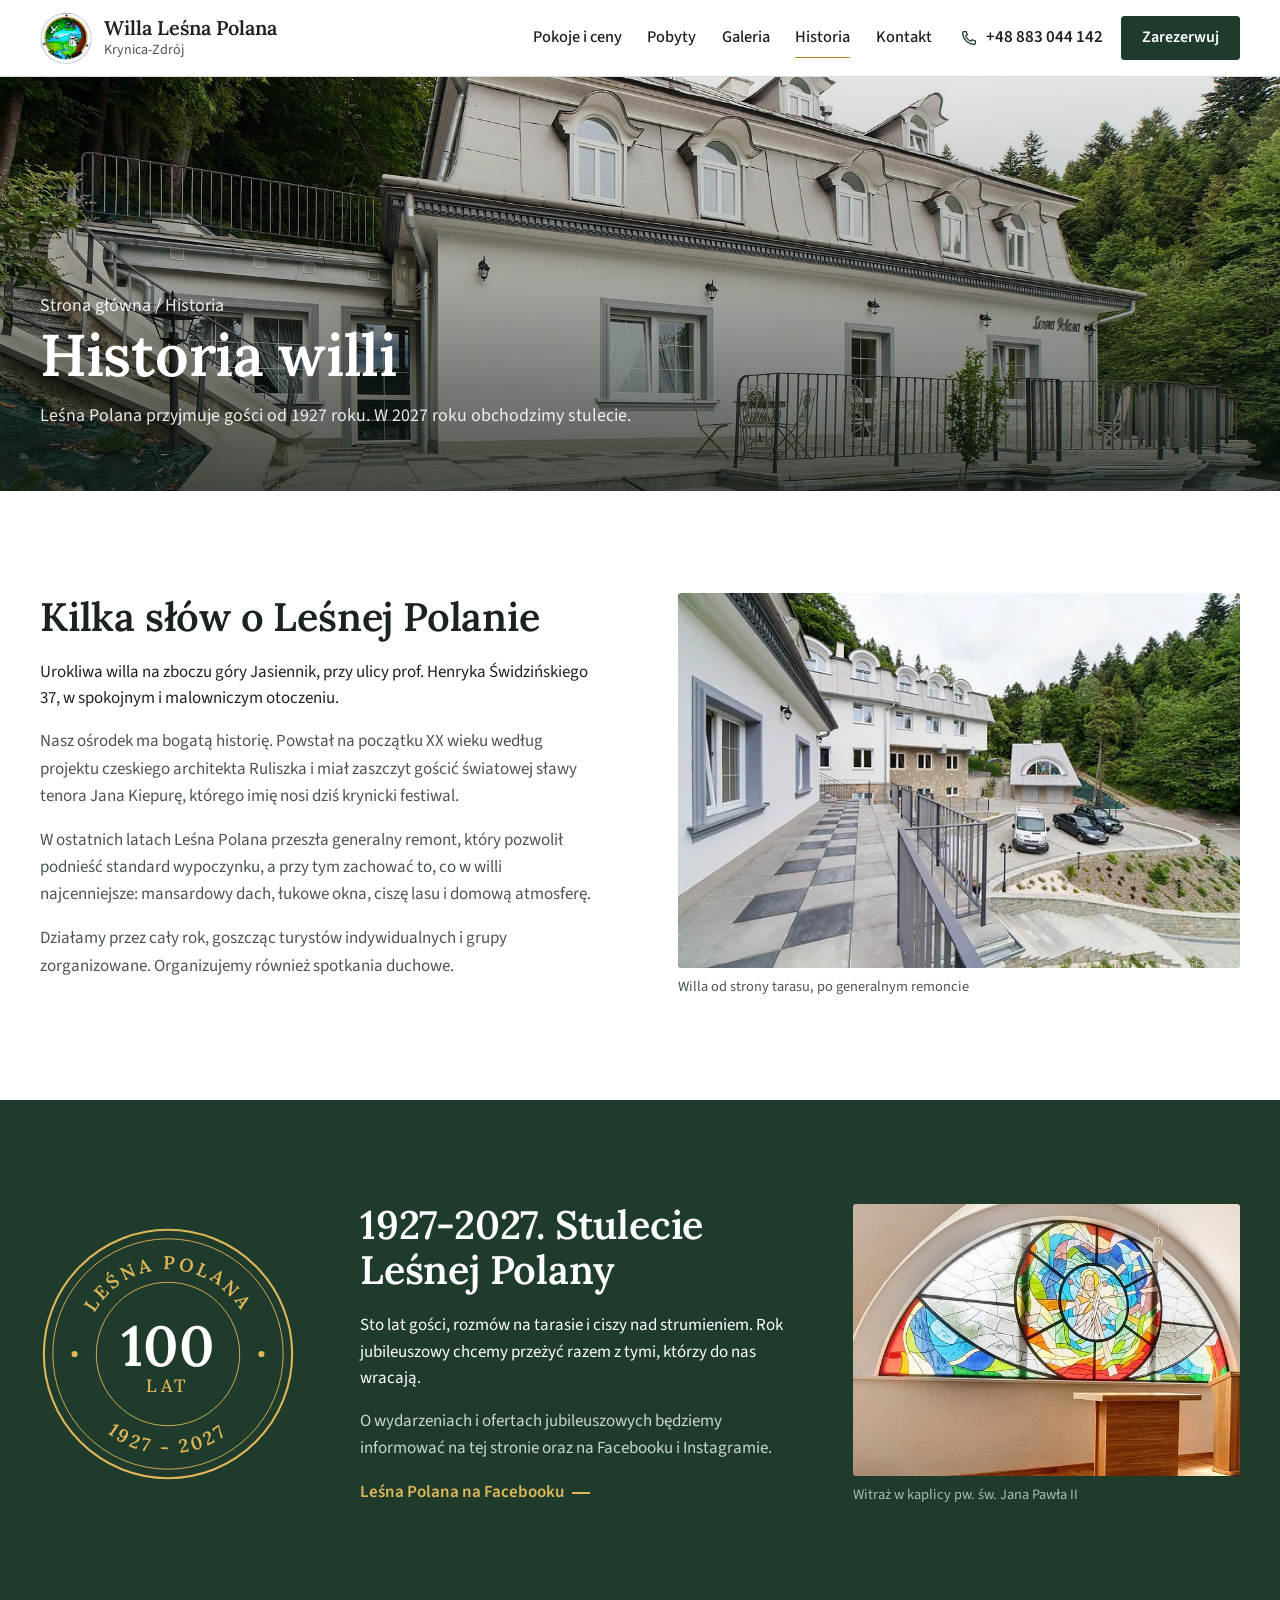
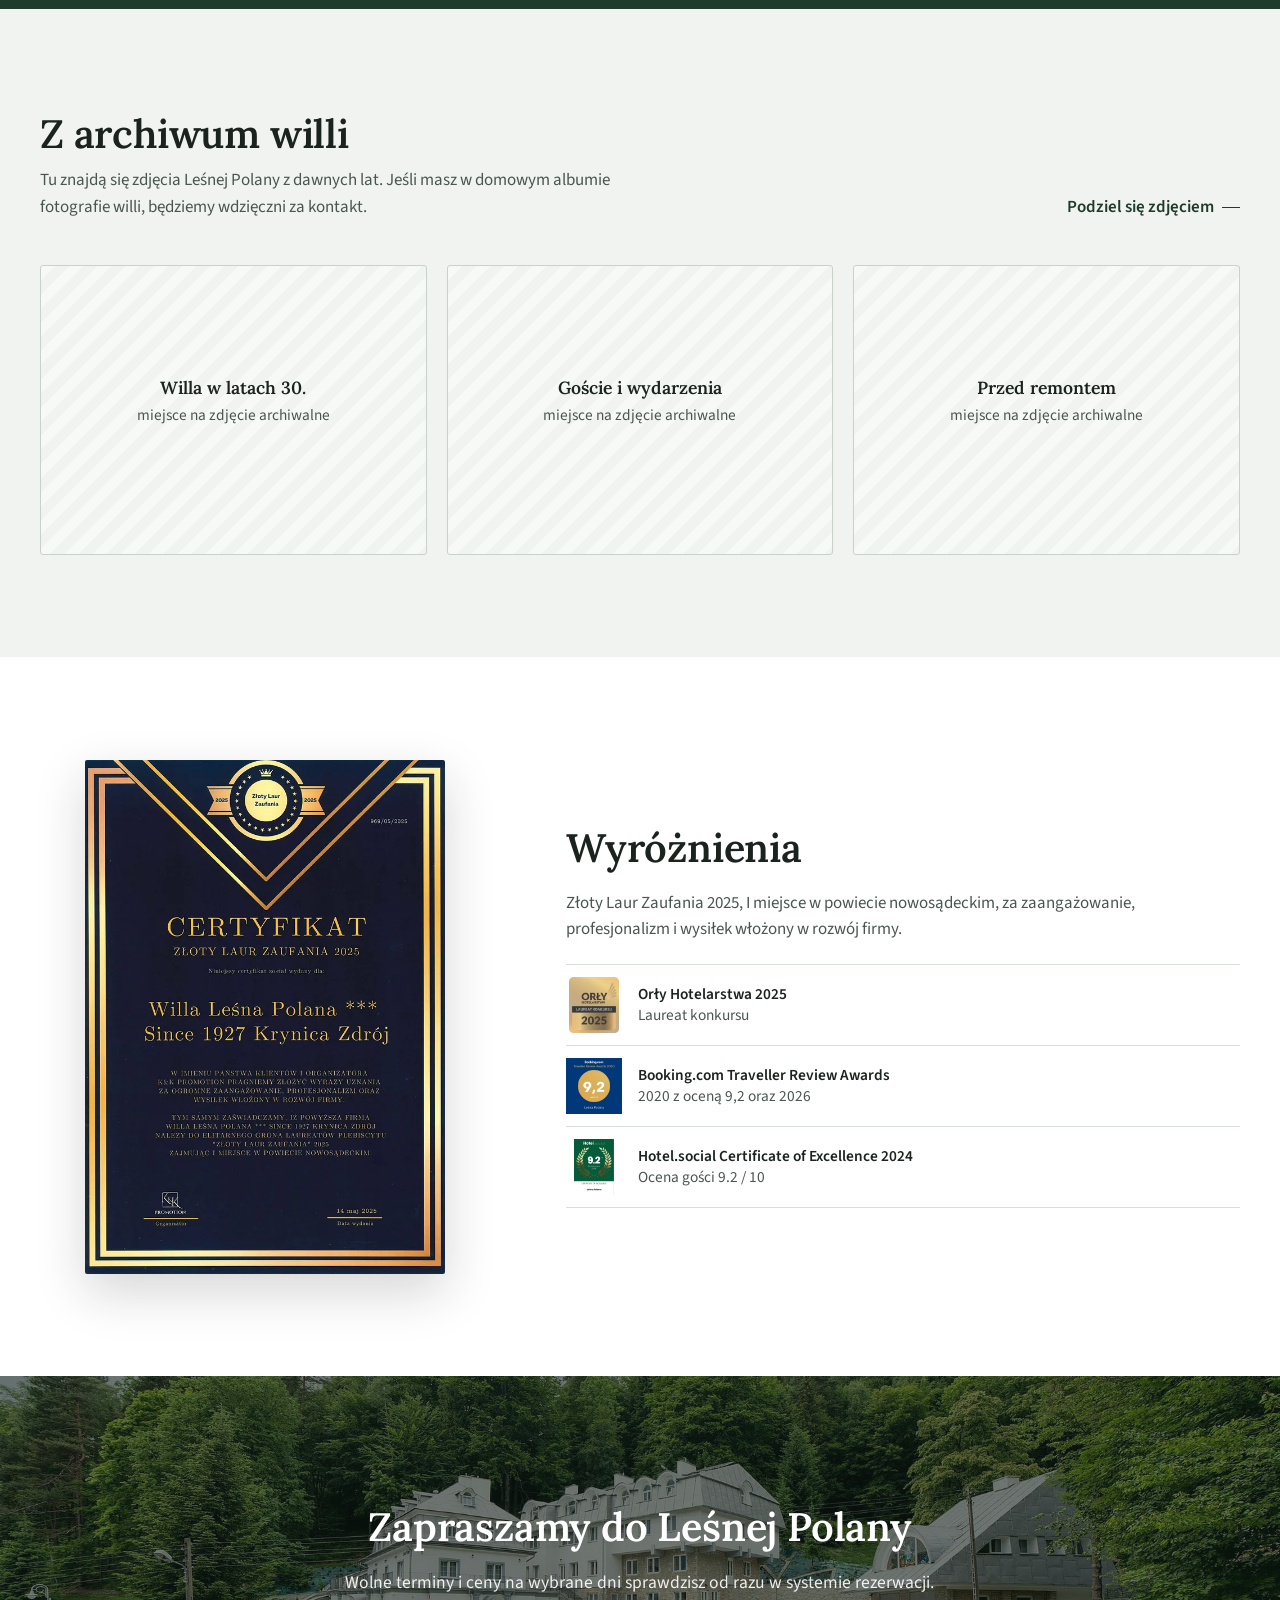
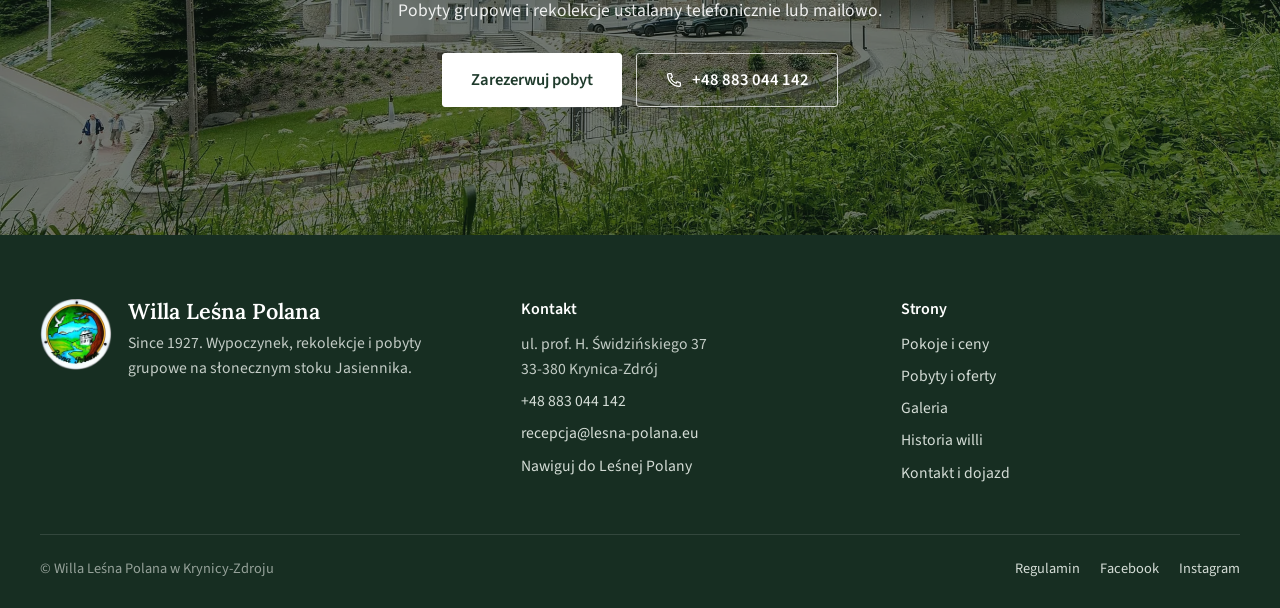
<file: historia.html>
<!doctype html>
<html lang="pl">
<head>
<meta charset="utf-8">
<meta name="viewport" content="width=device-width, initial-scale=1, viewport-fit=cover">
<title>Historia - 100 lat Willi Leśna Polana, Krynica-Zdrój</title>
<meta name="description" content="Willa Leśna Polana w Krynicy-Zdroju od 1927 roku. Projekt czeskiego architekta, gościł tu Jan Kiepura. Stulecie w 2027 roku.">
<meta name="robots" content="noindex, nofollow">
<meta name="theme-color" content="#1F3B2C">
<link rel="icon" href="img/favicon.png" type="image/png">
<link rel="apple-touch-icon" href="img/apple-touch-icon.png">
<link rel="preload" href="fonts/lora-latin.woff2" as="font" type="font/woff2" crossorigin>
<link rel="preload" href="fonts/ss3-latin.woff2" as="font" type="font/woff2" crossorigin>
<link rel="stylesheet" href="style.css?v=4">
</head>
<body>
<a class="sr" href="#tresc">Przejdź do treści</a>
<header class="top"><div class="wrap top-in">
<a class="marka" href="./" aria-label="Willa Leśna Polana - strona główna"><img src="img/logo-160.webp" width="160" height="157" alt=""><span><b>Willa Leśna Polana</b><small>Krynica-Zdrój</small></span></a>
<nav class="menu" aria-label="Menu główne"><a href="pokoje.html">Pokoje i ceny</a><a href="pobyty.html">Pobyty</a><a href="galeria.html">Galeria</a><a href="historia.html" aria-current=page>Historia</a><a href="kontakt.html">Kontakt</a></nav>
<div class="top-akcje"><a class="tel-top" href="tel:+48883044142"><svg viewBox="0 0 24 24" fill="none" stroke="currentColor" stroke-width="1.7" aria-hidden="true"><path d="M5 3.5h3.2l1.6 4.3-2.1 1.4a11 11 0 0 0 7.1 7.1l1.4-2.1 4.3 1.6V19a1.6 1.6 0 0 1-1.7 1.6A16.6 16.6 0 0 1 3.4 5.2 1.6 1.6 0 0 1 5 3.5z"/></svg><span>+48 883 044 142</span></a><a class="btn btn-top" href="https://be-v2.kwhotel.com/pl/983dfe367e34387f0131b2655f2673be/0" target="_blank" rel="noopener" data-kw>Zarezerwuj</a>
<a class="tel-ikona" href="tel:+48883044142" aria-label="Zadzwoń: +48 883 044 142"><svg viewBox="0 0 24 24" fill="none" stroke="currentColor" stroke-width="1.7" aria-hidden="true"><path d="M5 3.5h3.2l1.6 4.3-2.1 1.4a11 11 0 0 0 7.1 7.1l1.4-2.1 4.3 1.6V19a1.6 1.6 0 0 1-1.7 1.6A16.6 16.6 0 0 1 3.4 5.2 1.6 1.6 0 0 1 5 3.5z"/></svg></a>
<button class="burger" type="button" aria-label="Menu" aria-expanded="false" aria-controls="panel"><span></span></button></div>
</div></header>
<div class="panel" id="panel"><nav aria-label="Menu mobilne"><a href="./">Strona główna</a><a href="pokoje.html">Pokoje i ceny</a><a href="pobyty.html">Pobyty</a><a href="galeria.html">Galeria</a><a href="historia.html" aria-current=page>Historia</a><a href="kontakt.html">Kontakt</a></nav>
<div class="panel-dol"><a class="btn" href="https://be-v2.kwhotel.com/pl/983dfe367e34387f0131b2655f2673be/0" target="_blank" rel="noopener" data-kw>Zarezerwuj pobyt</a><a class="btn obrys" href="tel:+48883044142"><svg viewBox="0 0 24 24" fill="none" stroke="currentColor" stroke-width="1.7" aria-hidden="true"><path d="M5 3.5h3.2l1.6 4.3-2.1 1.4a11 11 0 0 0 7.1 7.1l1.4-2.1 4.3 1.6V19a1.6 1.6 0 0 1-1.7 1.6A16.6 16.6 0 0 1 3.4 5.2 1.6 1.6 0 0 1 5 3.5z"/></svg>Zadzwoń +48 883 044 142</a><p>ul. prof. H. Świdzińskiego 37, 33-380 Krynica-Zdrój<br><a class="link" href="mailto:recepcja@lesna-polana.eu">recepcja@lesna-polana.eu</a></p></div></div>
<main id="tresc">
<section class="ph-hero"><img style="object-position:50% 40%" src="img/willa-front-1200.webp" srcset="img/willa-front-640.webp 640w, img/willa-front-1200.webp 1200w, img/willa-front-1920.webp 1920w" sizes="100vw" width="1200" height="800" alt="Najstarsza część Willi Leśna Polana" fetchpriority="high"><div class="wrap"><p class="okruszki"><a href="./">Strona główna</a> / Historia</p><h1>Historia willi</h1><p>Leśna Polana przyjmuje gości od 1927 roku. W 2027 roku obchodzimy stulecie.</p></div></section>
<section class="sec"><div class="wrap hist">
<div>
<h2>Kilka słów o Leśnej Polanie</h2>
<p class="lead">Urokliwa willa na zboczu góry Jasiennik, przy ulicy prof. Henryka Świdzińskiego 37, w spokojnym i malowniczym otoczeniu.</p>
<p>Nasz ośrodek ma bogatą historię. Powstał na początku XX wieku według projektu czeskiego architekta Ruliszka i miał zaszczyt gościć światowej sławy tenora Jana Kiepurę, którego imię nosi dziś krynicki festiwal.</p>
<p>W ostatnich latach Leśna Polana przeszła generalny remont, który pozwolił podnieść standard wypoczynku, a przy tym zachować to, co w willi najcenniejsze: mansardowy dach, łukowe okna, ciszę lasu i domową atmosferę.</p>
<p>Działamy przez cały rok, goszcząc turystów indywidualnych i grupy zorganizowane. Organizujemy również spotkania duchowe.</p>
</div>
<figure><img src="img/elewacja-1200.webp" srcset="img/elewacja-640.webp 640w, img/elewacja-1200.webp 1200w, img/elewacja-1920.webp 1920w" sizes="(max-width:1024px) 92vw, 46vw" width="1200" height="800" alt="Willa Leśna Polana od strony tarasu" loading="lazy" decoding="async"><figcaption>Willa od strony tarasu, po generalnym remoncie</figcaption></figure>
</div></section>

<section class="sec jubi"><div class="wrap jubi-duzy">
<svg viewBox="0 0 200 200" role="img" aria-label="100 lat Leśnej Polany, 1927-2027"><defs><path id="hjg" d="M34,100 a66,66 0 1,1 132,0"/><path id="hjd" d="M22,100 a78,78 0 0,0 156,0"/></defs>
<circle cx="100" cy="100" r="97" fill="#1F3B2C" fill-opacity="1" stroke="#E0B85A" stroke-width="1.6"/><circle cx="100" cy="100" r="90" fill="none" stroke="#E0B85A" stroke-width=".7"/><circle cx="100" cy="100" r="56" fill="none" stroke="#E0B85A" stroke-width=".7"/>
<text fill="#E0B85A" font-family="Lora, Georgia, serif" font-weight="600" font-size="14.5" letter-spacing="2.6"><textPath href="#hjg" startOffset="50%" text-anchor="middle">LEŚNA POLANA</textPath></text>
<text fill="#E0B85A" font-family="Lora, Georgia, serif" font-weight="600" font-size="14.5" letter-spacing="2.4"><textPath href="#hjd" startOffset="50%" text-anchor="middle">1927 - 2027</textPath></text>
<circle cx="27" cy="100" r="2.4" fill="#E0B85A"/><circle cx="173" cy="100" r="2.4" fill="#E0B85A"/>
<text x="100" y="109" text-anchor="middle" fill="#fff" font-family="Lora, Georgia, serif" font-weight="600" font-size="44">100</text>
<text x="100" y="130" text-anchor="middle" fill="#E0B85A" font-family="Lora, Georgia, serif" font-weight="500" font-size="14" letter-spacing="3">LAT</text></svg>
<div class="jubi-txt"><h2>1927-2027. Stulecie Leśnej Polany</h2>
<p class="lead">Sto lat gości, rozmów na tarasie i ciszy nad strumieniem. Rok jubileuszowy chcemy przeżyć razem z tymi, którzy do nas wracają.</p>
<p>O wydarzeniach i ofertach jubileuszowych będziemy informować na tej stronie oraz na Facebooku i Instagramie.</p>
<a class="link-strz" href="https://www.facebook.com/lesnapolanakrynica/" target="_blank" rel="noopener">Leśna Polana na Facebooku</a></div>
<figure class="jubi-witraz"><img src="img/witraz-740.webp" srcset="img/witraz-640.webp 640w, img/witraz-740.webp 740w" sizes="(max-width:1024px) 92vw, 30vw" width="740" height="520" alt="Witraż w kaplicy Leśnej Polany" loading="lazy" decoding="async"><figcaption>Witraż w kaplicy pw. św. Jana Pawła II</figcaption></figure>
</div></section>

<section class="sec alt"><div class="wrap">
<div class="sec-top"><div><h2>Z archiwum willi</h2><p>Tu znajdą się zdjęcia Leśnej Polany z dawnych lat. Jeśli masz w domowym albumie fotografie willi, będziemy wdzięczni za kontakt.</p></div><a class="link-strz" href="mailto:recepcja@lesna-polana.eu?subject=Archiwalne%20zdj%C4%99cia%20Le%C5%9Bnej%20Polany">Podziel się zdjęciem</a></div>
<div class="archiwum">
<div class="arch-ramka"><p><span>Willa w latach 30.</span>miejsce na zdjęcie archiwalne</p></div>
<div class="arch-ramka"><p><span>Goście i wydarzenia</span>miejsce na zdjęcie archiwalne</p></div>
<div class="arch-ramka"><p><span>Przed remontem</span>miejsce na zdjęcie archiwalne</p></div>
</div>
</div></section>

<section class="sec"><div class="wrap">
<div class="nagrody" style="margin-top:0;padding-top:0;border-top:0">
<figure><img src="img/laur-certyfikat-640.webp" srcset="img/laur-certyfikat-640.webp 640w, img/laur-certyfikat-1200.webp 1200w, img/laur-certyfikat-1920.webp 1920w" sizes="360px" width="640" height="914" alt="Certyfikat Złoty Laur Zaufania 2025" loading="lazy" decoding="async"></figure>
<div><h2>Wyróżnienia</h2>
<p class="lead">Złoty Laur Zaufania 2025, I miejsce w powiecie nowosądeckim, za zaangażowanie, profesjonalizm i wysiłek włożony w rozwój firmy.</p>
<ul class="nagr-lista">
<li><img src="img/aw-orly.webp" width="56" height="56" alt="" loading="lazy"><span><b>Orły Hotelarstwa 2025</b>Laureat konkursu</span></li>
<li><img src="img/aw-booking2020.webp" width="56" height="56" alt="" loading="lazy"><span><b>Booking.com Traveller Review Awards</b>2020 z oceną 9,2 oraz 2026</span></li>
<li><img src="img/aw-hotelsocial.webp" width="56" height="56" alt="" loading="lazy"><span><b>Hotel.social Certificate of Excellence 2024</b>Ocena gości 9.2 / 10</span></li>
</ul></div>
</div>
</div></section>
<section class="cta-pas"><img src="img/panorama-1200.webp" srcset="img/panorama-640.webp 640w, img/panorama-1200.webp 1200w, img/panorama-1920.webp 1920w" sizes="100vw" width="1200" height="800" alt="" loading="lazy" decoding="async"><div class="wrap"><h2>Zapraszamy do Leśnej Polany</h2><p>Wolne terminy i ceny na wybrane dni sprawdzisz od razu w systemie rezerwacji. Pobyty grupowe i rekolekcje ustalamy telefonicznie lub mailowo.</p><div class="hero-cta"><a class="btn jasny" href="https://be-v2.kwhotel.com/pl/983dfe367e34387f0131b2655f2673be/0" target="_blank" rel="noopener" data-kw>Zarezerwuj pobyt</a><a class="btn obrys-b" href="tel:+48883044142"><svg viewBox="0 0 24 24" fill="none" stroke="currentColor" stroke-width="1.7" aria-hidden="true"><path d="M5 3.5h3.2l1.6 4.3-2.1 1.4a11 11 0 0 0 7.1 7.1l1.4-2.1 4.3 1.6V19a1.6 1.6 0 0 1-1.7 1.6A16.6 16.6 0 0 1 3.4 5.2 1.6 1.6 0 0 1 5 3.5z"/></svg>+48 883 044 142</a></div></div></section>
</main>
<footer class="stopka"><div class="wrap">
<div class="stopka-g">
<div class="stopka-o"><div class="stopka-marka"><img src="img/logo-160.webp" width="160" height="157" alt="" loading="lazy"><div><b>Willa Leśna Polana</b><p>Since 1927. Wypoczynek, rekolekcje i pobyty grupowe na słonecznym stoku Jasiennika.</p></div></div></div>
<div><h3>Kontakt</h3><ul><li>ul. prof. H. Świdzińskiego 37<br>33-380 Krynica-Zdrój</li><li><a href="tel:+48883044142">+48 883 044 142</a></li><li><a href="mailto:recepcja@lesna-polana.eu">recepcja@lesna-polana.eu</a></li><li><a href="https://maps.app.goo.gl/4xrkmw174LbVGUfX6" target="_blank" rel="noopener">Nawiguj do Leśnej Polany</a></li></ul></div>
<div><h3>Strony</h3><ul><li><a href="pokoje.html">Pokoje i ceny</a></li><li><a href="pobyty.html">Pobyty i oferty</a></li><li><a href="galeria.html">Galeria</a></li><li><a href="historia.html">Historia willi</a></li><li><a href="kontakt.html">Kontakt i dojazd</a></li></ul></div>
</div>
<div class="stopka-dol"><span>© Willa Leśna Polana w Krynicy-Zdroju</span><nav aria-label="Dodatkowe"><a href="regulamin.html">Regulamin</a><a href="https://www.facebook.com/lesnapolanakrynica/" target="_blank" rel="noopener">Facebook</a><a href="https://www.instagram.com/lesna_polana_krynica/" target="_blank" rel="noopener">Instagram</a></nav></div>
</div></footer>
<div class="mob" id="mob"><a class="btn obrys" href="tel:+48883044142"><svg viewBox="0 0 24 24" fill="none" stroke="currentColor" stroke-width="1.7" aria-hidden="true"><path d="M5 3.5h3.2l1.6 4.3-2.1 1.4a11 11 0 0 0 7.1 7.1l1.4-2.1 4.3 1.6V19a1.6 1.6 0 0 1-1.7 1.6A16.6 16.6 0 0 1 3.4 5.2 1.6 1.6 0 0 1 5 3.5z"/></svg>Zadzwoń</a><a class="btn" href="https://be-v2.kwhotel.com/pl/983dfe367e34387f0131b2655f2673be/0" target="_blank" rel="noopener" data-kw>Zarezerwuj pobyt</a></div>
<div class="lb" id="lb" role="dialog" aria-modal="true" aria-label="Powiększone zdjęcie"><span class="lb-licz"></span><figure><img alt=""><figcaption></figcaption></figure>
<button class="lb-x" type="button" aria-label="Zamknij"><svg viewBox="0 0 24 24" fill="none" stroke="currentColor" stroke-width="1.8"><path d="M5 5l14 14M19 5L5 19"/></svg></button>
<button class="lb-p" type="button" aria-label="Poprzednie"><svg viewBox="0 0 24 24" fill="none" stroke="currentColor" stroke-width="1.8"><path d="M15 4l-8 8 8 8"/></svg></button>
<button class="lb-n" type="button" aria-label="Następne"><svg viewBox="0 0 24 24" fill="none" stroke="currentColor" stroke-width="1.8"><path d="M9 4l8 8-8 8"/></svg></button></div>
<script src="app.js?v=4" defer></script>
</body>
</html>
</file>
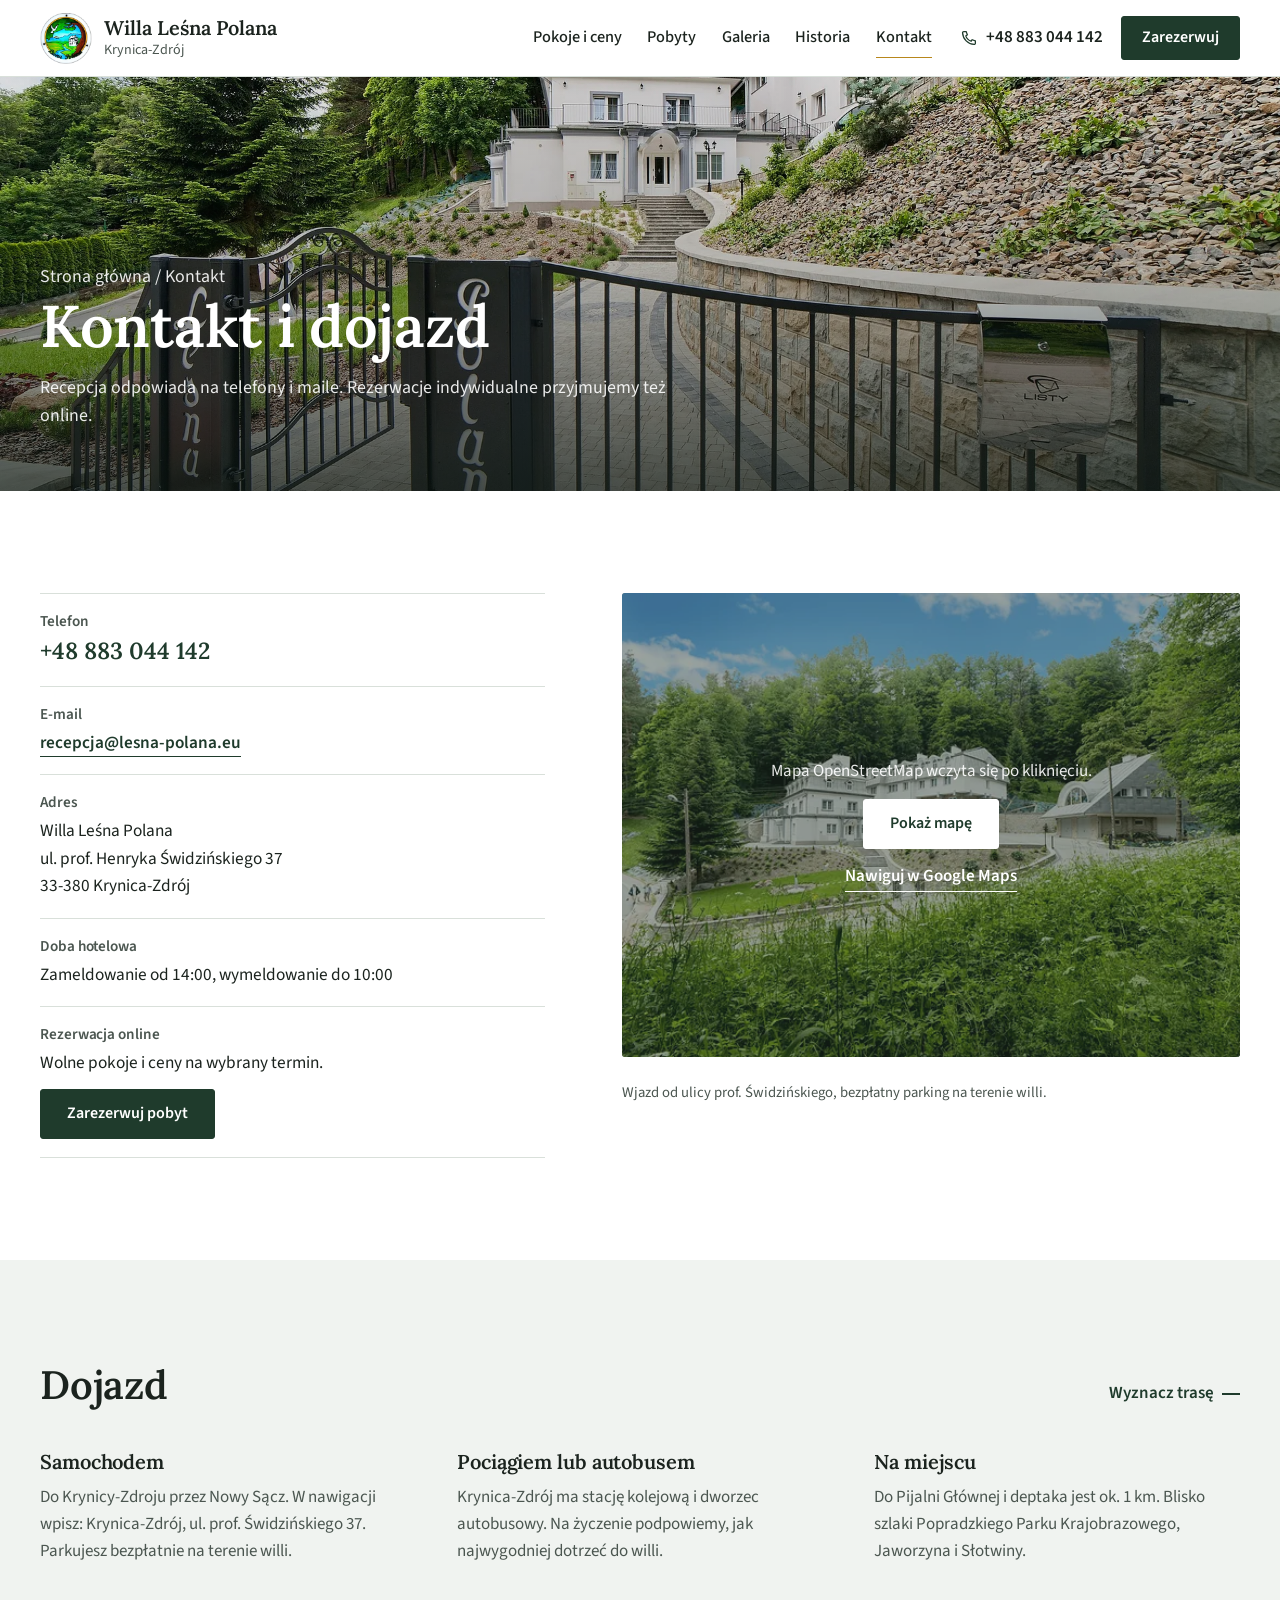
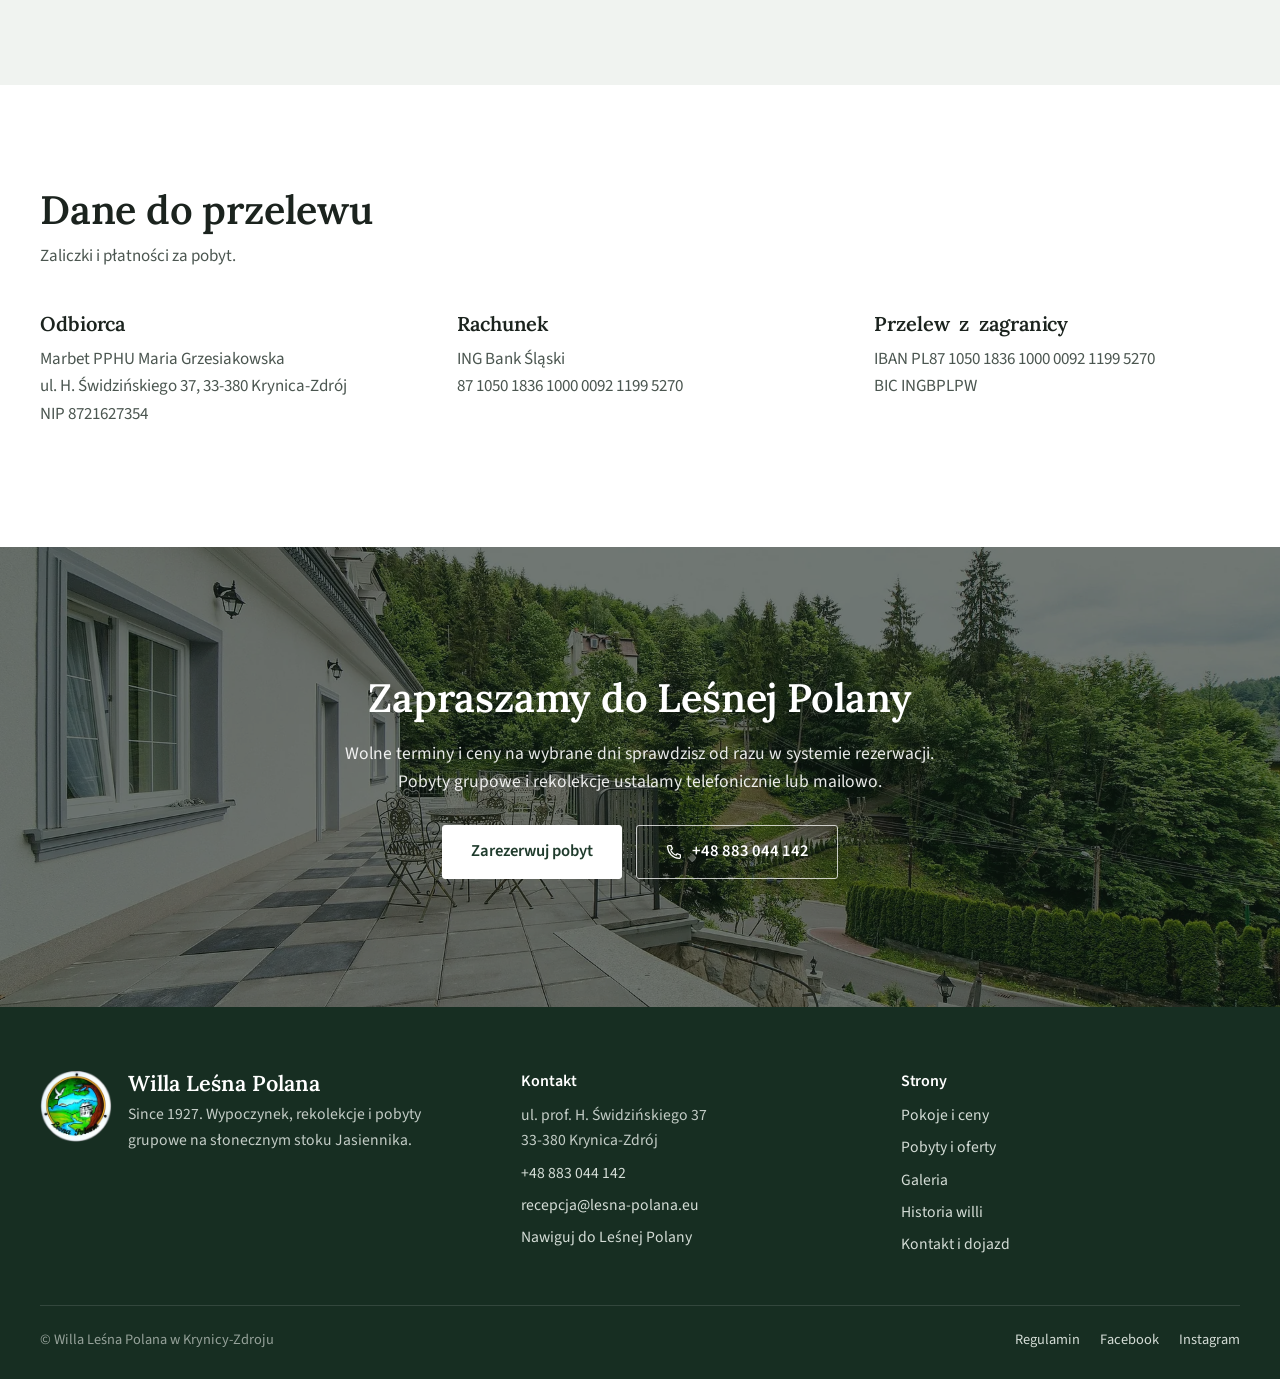
<file: kontakt.html>
<!doctype html>
<html lang="pl">
<head>
<meta charset="utf-8">
<meta name="viewport" content="width=device-width, initial-scale=1, viewport-fit=cover">
<title>Kontakt i dojazd - Willa Leśna Polana, Krynica-Zdrój</title>
<meta name="description" content="Willa Leśna Polana, ul. prof. H. Świdzińskiego 37, Krynica-Zdrój. Tel. +48 883 044 142, recepcja@lesna-polana.eu.">
<meta name="robots" content="noindex, nofollow">
<meta name="theme-color" content="#1F3B2C">
<link rel="icon" href="img/favicon.png" type="image/png">
<link rel="apple-touch-icon" href="img/apple-touch-icon.png">
<link rel="preload" href="fonts/lora-latin.woff2" as="font" type="font/woff2" crossorigin>
<link rel="preload" href="fonts/ss3-latin.woff2" as="font" type="font/woff2" crossorigin>
<link rel="stylesheet" href="style.css?v=4">
</head>
<body>
<a class="sr" href="#tresc">Przejdź do treści</a>
<header class="top"><div class="wrap top-in">
<a class="marka" href="./" aria-label="Willa Leśna Polana - strona główna"><img src="img/logo-160.webp" width="160" height="157" alt=""><span><b>Willa Leśna Polana</b><small>Krynica-Zdrój</small></span></a>
<nav class="menu" aria-label="Menu główne"><a href="pokoje.html">Pokoje i ceny</a><a href="pobyty.html">Pobyty</a><a href="galeria.html">Galeria</a><a href="historia.html">Historia</a><a href="kontakt.html" aria-current=page>Kontakt</a></nav>
<div class="top-akcje"><a class="tel-top" href="tel:+48883044142"><svg viewBox="0 0 24 24" fill="none" stroke="currentColor" stroke-width="1.7" aria-hidden="true"><path d="M5 3.5h3.2l1.6 4.3-2.1 1.4a11 11 0 0 0 7.1 7.1l1.4-2.1 4.3 1.6V19a1.6 1.6 0 0 1-1.7 1.6A16.6 16.6 0 0 1 3.4 5.2 1.6 1.6 0 0 1 5 3.5z"/></svg><span>+48 883 044 142</span></a><a class="btn btn-top" href="https://be-v2.kwhotel.com/pl/983dfe367e34387f0131b2655f2673be/0" target="_blank" rel="noopener" data-kw>Zarezerwuj</a>
<a class="tel-ikona" href="tel:+48883044142" aria-label="Zadzwoń: +48 883 044 142"><svg viewBox="0 0 24 24" fill="none" stroke="currentColor" stroke-width="1.7" aria-hidden="true"><path d="M5 3.5h3.2l1.6 4.3-2.1 1.4a11 11 0 0 0 7.1 7.1l1.4-2.1 4.3 1.6V19a1.6 1.6 0 0 1-1.7 1.6A16.6 16.6 0 0 1 3.4 5.2 1.6 1.6 0 0 1 5 3.5z"/></svg></a>
<button class="burger" type="button" aria-label="Menu" aria-expanded="false" aria-controls="panel"><span></span></button></div>
</div></header>
<div class="panel" id="panel"><nav aria-label="Menu mobilne"><a href="./">Strona główna</a><a href="pokoje.html">Pokoje i ceny</a><a href="pobyty.html">Pobyty</a><a href="galeria.html">Galeria</a><a href="historia.html">Historia</a><a href="kontakt.html" aria-current=page>Kontakt</a></nav>
<div class="panel-dol"><a class="btn" href="https://be-v2.kwhotel.com/pl/983dfe367e34387f0131b2655f2673be/0" target="_blank" rel="noopener" data-kw>Zarezerwuj pobyt</a><a class="btn obrys" href="tel:+48883044142"><svg viewBox="0 0 24 24" fill="none" stroke="currentColor" stroke-width="1.7" aria-hidden="true"><path d="M5 3.5h3.2l1.6 4.3-2.1 1.4a11 11 0 0 0 7.1 7.1l1.4-2.1 4.3 1.6V19a1.6 1.6 0 0 1-1.7 1.6A16.6 16.6 0 0 1 3.4 5.2 1.6 1.6 0 0 1 5 3.5z"/></svg>Zadzwoń +48 883 044 142</a><p>ul. prof. H. Świdzińskiego 37, 33-380 Krynica-Zdrój<br><a class="link" href="mailto:recepcja@lesna-polana.eu">recepcja@lesna-polana.eu</a></p></div></div>
<main id="tresc">
<section class="ph-hero"><img style="object-position:30% 60%" src="img/brama-1200.webp" srcset="img/brama-640.webp 640w, img/brama-1200.webp 1200w, img/brama-1920.webp 1920w" sizes="100vw" width="1200" height="800" alt="Brama wjazdowa Leśnej Polany" fetchpriority="high"><div class="wrap"><p class="okruszki"><a href="./">Strona główna</a> / Kontakt</p><h1>Kontakt i dojazd</h1><p>Recepcja odpowiada na telefony i maile. Rezerwacje indywidualne przyjmujemy też online.</p></div></section>
<section class="sec"><div class="wrap kontakt-g">
<div class="k-dane">
<div class="k-blok"><h3>Telefon</h3><p><a class="duzy" href="tel:+48883044142">+48 883 044 142</a></p></div>
<div class="k-blok"><h3>E-mail</h3><p><a class="link" href="mailto:recepcja@lesna-polana.eu">recepcja@lesna-polana.eu</a></p></div>
<div class="k-blok"><h3>Adres</h3><p>Willa Leśna Polana<br>ul. prof. Henryka Świdzińskiego 37<br>33-380 Krynica-Zdrój</p></div>
<div class="k-blok"><h3>Doba hotelowa</h3><p>Zameldowanie od 14:00, wymeldowanie do 10:00</p></div>
<div class="k-blok"><h3>Rezerwacja online</h3><p style="margin-bottom:12px">Wolne pokoje i ceny na wybrany termin.</p><a class="btn" href="https://be-v2.kwhotel.com/pl/983dfe367e34387f0131b2655f2673be/0" target="_blank" rel="noopener" data-kw>Zarezerwuj pobyt</a></div>
</div>
<div>
<div class="mapa" id="mapa"><img src="img/polozenie-1200.webp" srcset="img/polozenie-640.webp 640w, img/polozenie-1200.webp 1200w, img/polozenie-1920.webp 1920w" sizes="(max-width:1024px) 92vw, 50vw" width="1200" height="800" alt="" loading="lazy" decoding="async"><div class="mapa-in"><p>Mapa OpenStreetMap wczyta się po kliknięciu.</p><button class="btn jasny" type="button" id="mapa-btn">Pokaż mapę</button><a class="link" style="color:#fff" href="https://maps.app.goo.gl/4xrkmw174LbVGUfX6" target="_blank" rel="noopener">Nawiguj w Google Maps</a></div></div>
<p class="przypis">Wjazd od ulicy prof. Świdzińskiego, bezpłatny parking na terenie willi.</p>
</div>
</div></section>

<section class="sec alt" id="dojazd"><div class="wrap">
<div class="sec-top"><div><h2>Dojazd</h2></div><a class="link-strz" href="https://maps.app.goo.gl/4xrkmw174LbVGUfX6" target="_blank" rel="noopener">Wyznacz trasę</a></div>
<div class="dojazd">
<div><h3>Samochodem</h3><p>Do Krynicy-Zdroju przez Nowy Sącz. W nawigacji wpisz: Krynica-Zdrój, ul. prof. Świdzińskiego 37. Parkujesz bezpłatnie na terenie willi.</p></div>
<div><h3>Pociągiem lub autobusem</h3><p>Krynica-Zdrój ma stację kolejową i dworzec autobusowy. Na życzenie podpowiemy, jak najwygodniej dotrzeć do willi.</p></div>
<div><h3>Na miejscu</h3><p>Do Pijalni Głównej i deptaka jest ok. 1 km. Blisko szlaki Popradzkiego Parku Krajobrazowego, Jaworzyna i Słotwiny.</p></div>
</div>
</div></section>

<section class="sec"><div class="wrap">
<div class="sec-top"><div><h2>Dane do przelewu</h2><p>Zaliczki i płatności za pobyt.</p></div></div>
<div class="dojazd przelew">
<div><h3>Odbiorca</h3><p>Marbet PPHU Maria Grzesiakowska<br>ul. H. Świdzińskiego 37, 33-380 Krynica-Zdrój<br>NIP 8721627354</p></div>
<div><h3>Rachunek</h3><p>ING Bank Śląski<br>87 1050 1836 1000 0092 1199 5270</p></div>
<div><h3>Przelew z zagranicy</h3><p>IBAN PL87 1050 1836 1000 0092 1199 5270<br>BIC INGBPLPW</p></div>
</div>
</div></section>
<section class="cta-pas"><img src="img/taras-b-1200.webp" srcset="img/taras-b-640.webp 640w, img/taras-b-1200.webp 1200w, img/taras-b-1920.webp 1920w" sizes="100vw" width="1200" height="800" alt="" loading="lazy" decoding="async"><div class="wrap"><h2>Zapraszamy do Leśnej Polany</h2><p>Wolne terminy i ceny na wybrane dni sprawdzisz od razu w systemie rezerwacji. Pobyty grupowe i rekolekcje ustalamy telefonicznie lub mailowo.</p><div class="hero-cta"><a class="btn jasny" href="https://be-v2.kwhotel.com/pl/983dfe367e34387f0131b2655f2673be/0" target="_blank" rel="noopener" data-kw>Zarezerwuj pobyt</a><a class="btn obrys-b" href="tel:+48883044142"><svg viewBox="0 0 24 24" fill="none" stroke="currentColor" stroke-width="1.7" aria-hidden="true"><path d="M5 3.5h3.2l1.6 4.3-2.1 1.4a11 11 0 0 0 7.1 7.1l1.4-2.1 4.3 1.6V19a1.6 1.6 0 0 1-1.7 1.6A16.6 16.6 0 0 1 3.4 5.2 1.6 1.6 0 0 1 5 3.5z"/></svg>+48 883 044 142</a></div></div></section>
</main>
<footer class="stopka"><div class="wrap">
<div class="stopka-g">
<div class="stopka-o"><div class="stopka-marka"><img src="img/logo-160.webp" width="160" height="157" alt="" loading="lazy"><div><b>Willa Leśna Polana</b><p>Since 1927. Wypoczynek, rekolekcje i pobyty grupowe na słonecznym stoku Jasiennika.</p></div></div></div>
<div><h3>Kontakt</h3><ul><li>ul. prof. H. Świdzińskiego 37<br>33-380 Krynica-Zdrój</li><li><a href="tel:+48883044142">+48 883 044 142</a></li><li><a href="mailto:recepcja@lesna-polana.eu">recepcja@lesna-polana.eu</a></li><li><a href="https://maps.app.goo.gl/4xrkmw174LbVGUfX6" target="_blank" rel="noopener">Nawiguj do Leśnej Polany</a></li></ul></div>
<div><h3>Strony</h3><ul><li><a href="pokoje.html">Pokoje i ceny</a></li><li><a href="pobyty.html">Pobyty i oferty</a></li><li><a href="galeria.html">Galeria</a></li><li><a href="historia.html">Historia willi</a></li><li><a href="kontakt.html">Kontakt i dojazd</a></li></ul></div>
</div>
<div class="stopka-dol"><span>© Willa Leśna Polana w Krynicy-Zdroju</span><nav aria-label="Dodatkowe"><a href="regulamin.html">Regulamin</a><a href="https://www.facebook.com/lesnapolanakrynica/" target="_blank" rel="noopener">Facebook</a><a href="https://www.instagram.com/lesna_polana_krynica/" target="_blank" rel="noopener">Instagram</a></nav></div>
</div></footer>
<div class="mob" id="mob"><a class="btn obrys" href="tel:+48883044142"><svg viewBox="0 0 24 24" fill="none" stroke="currentColor" stroke-width="1.7" aria-hidden="true"><path d="M5 3.5h3.2l1.6 4.3-2.1 1.4a11 11 0 0 0 7.1 7.1l1.4-2.1 4.3 1.6V19a1.6 1.6 0 0 1-1.7 1.6A16.6 16.6 0 0 1 3.4 5.2 1.6 1.6 0 0 1 5 3.5z"/></svg>Zadzwoń</a><a class="btn" href="https://be-v2.kwhotel.com/pl/983dfe367e34387f0131b2655f2673be/0" target="_blank" rel="noopener" data-kw>Zarezerwuj pobyt</a></div>
<div class="lb" id="lb" role="dialog" aria-modal="true" aria-label="Powiększone zdjęcie"><span class="lb-licz"></span><figure><img alt=""><figcaption></figcaption></figure>
<button class="lb-x" type="button" aria-label="Zamknij"><svg viewBox="0 0 24 24" fill="none" stroke="currentColor" stroke-width="1.8"><path d="M5 5l14 14M19 5L5 19"/></svg></button>
<button class="lb-p" type="button" aria-label="Poprzednie"><svg viewBox="0 0 24 24" fill="none" stroke="currentColor" stroke-width="1.8"><path d="M15 4l-8 8 8 8"/></svg></button>
<button class="lb-n" type="button" aria-label="Następne"><svg viewBox="0 0 24 24" fill="none" stroke="currentColor" stroke-width="1.8"><path d="M9 4l8 8-8 8"/></svg></button></div>
<script src="app.js?v=4" defer></script>
</body>
</html>
</file>
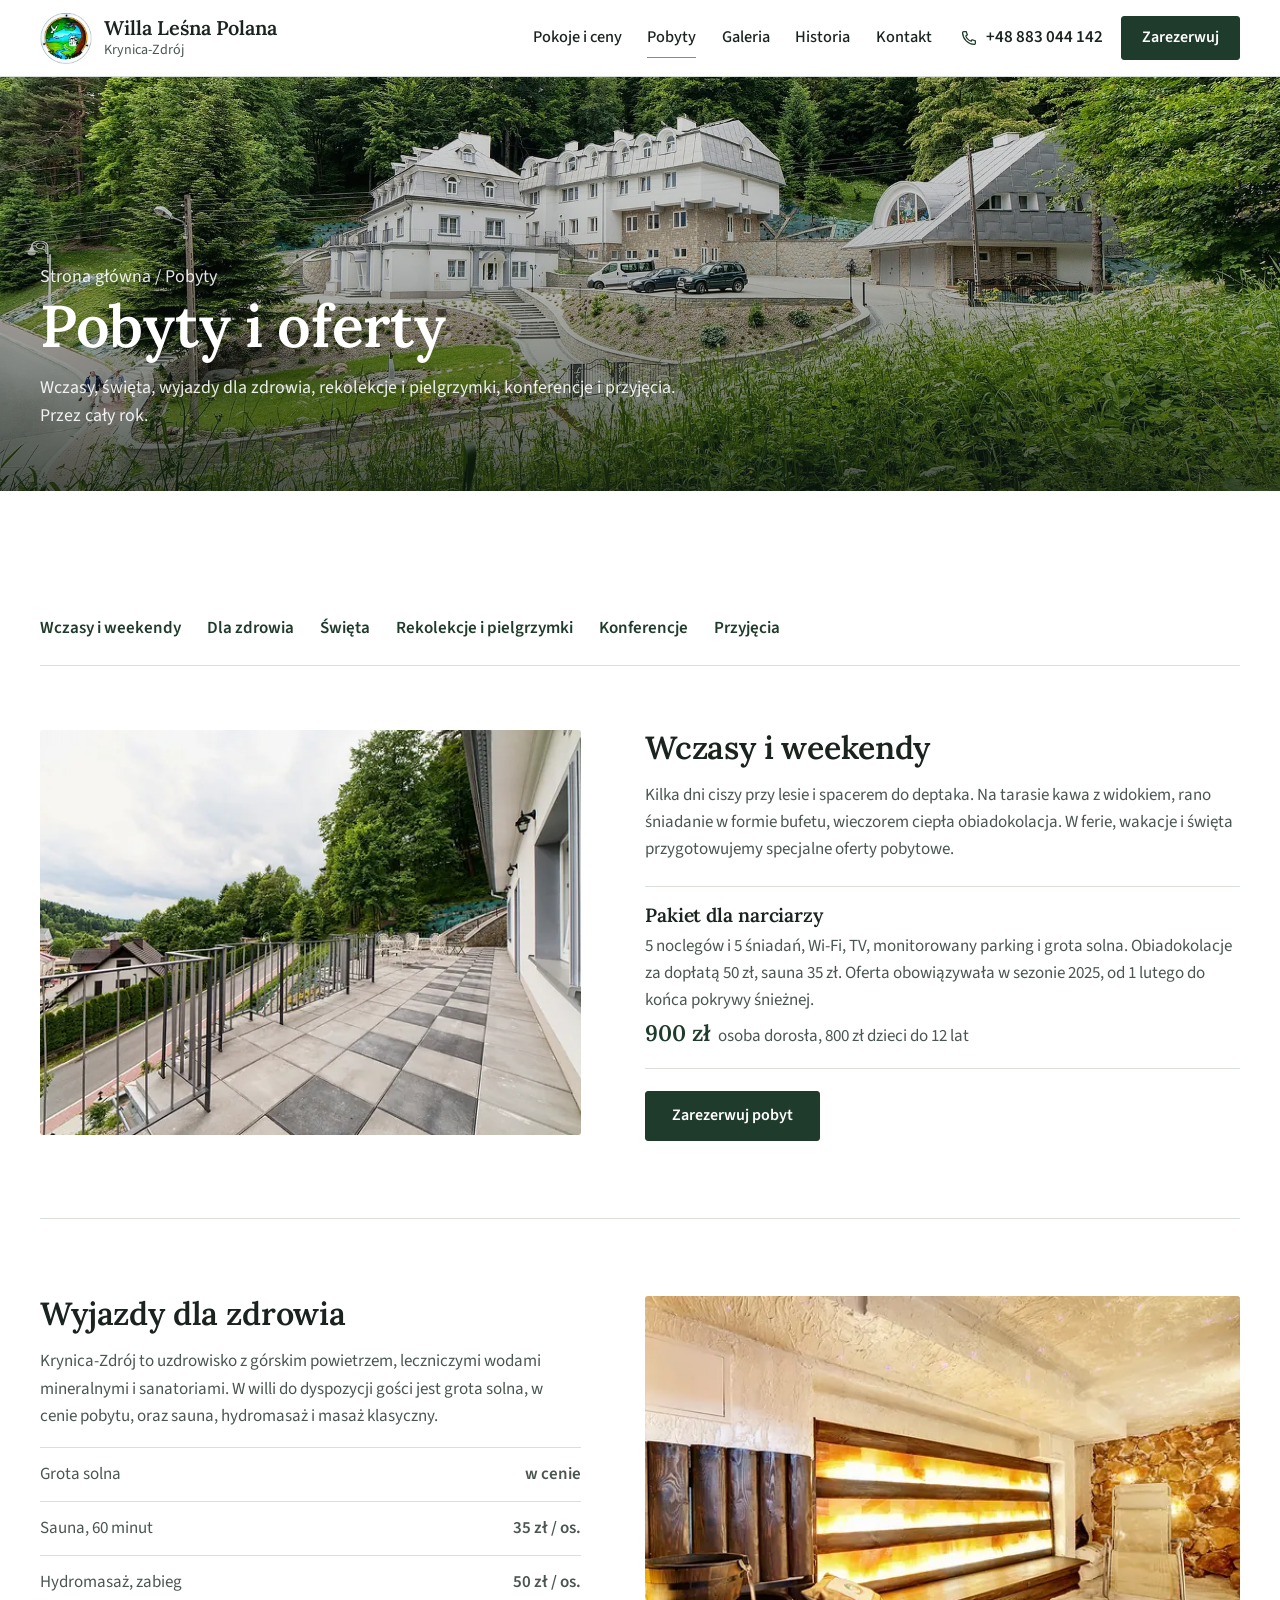
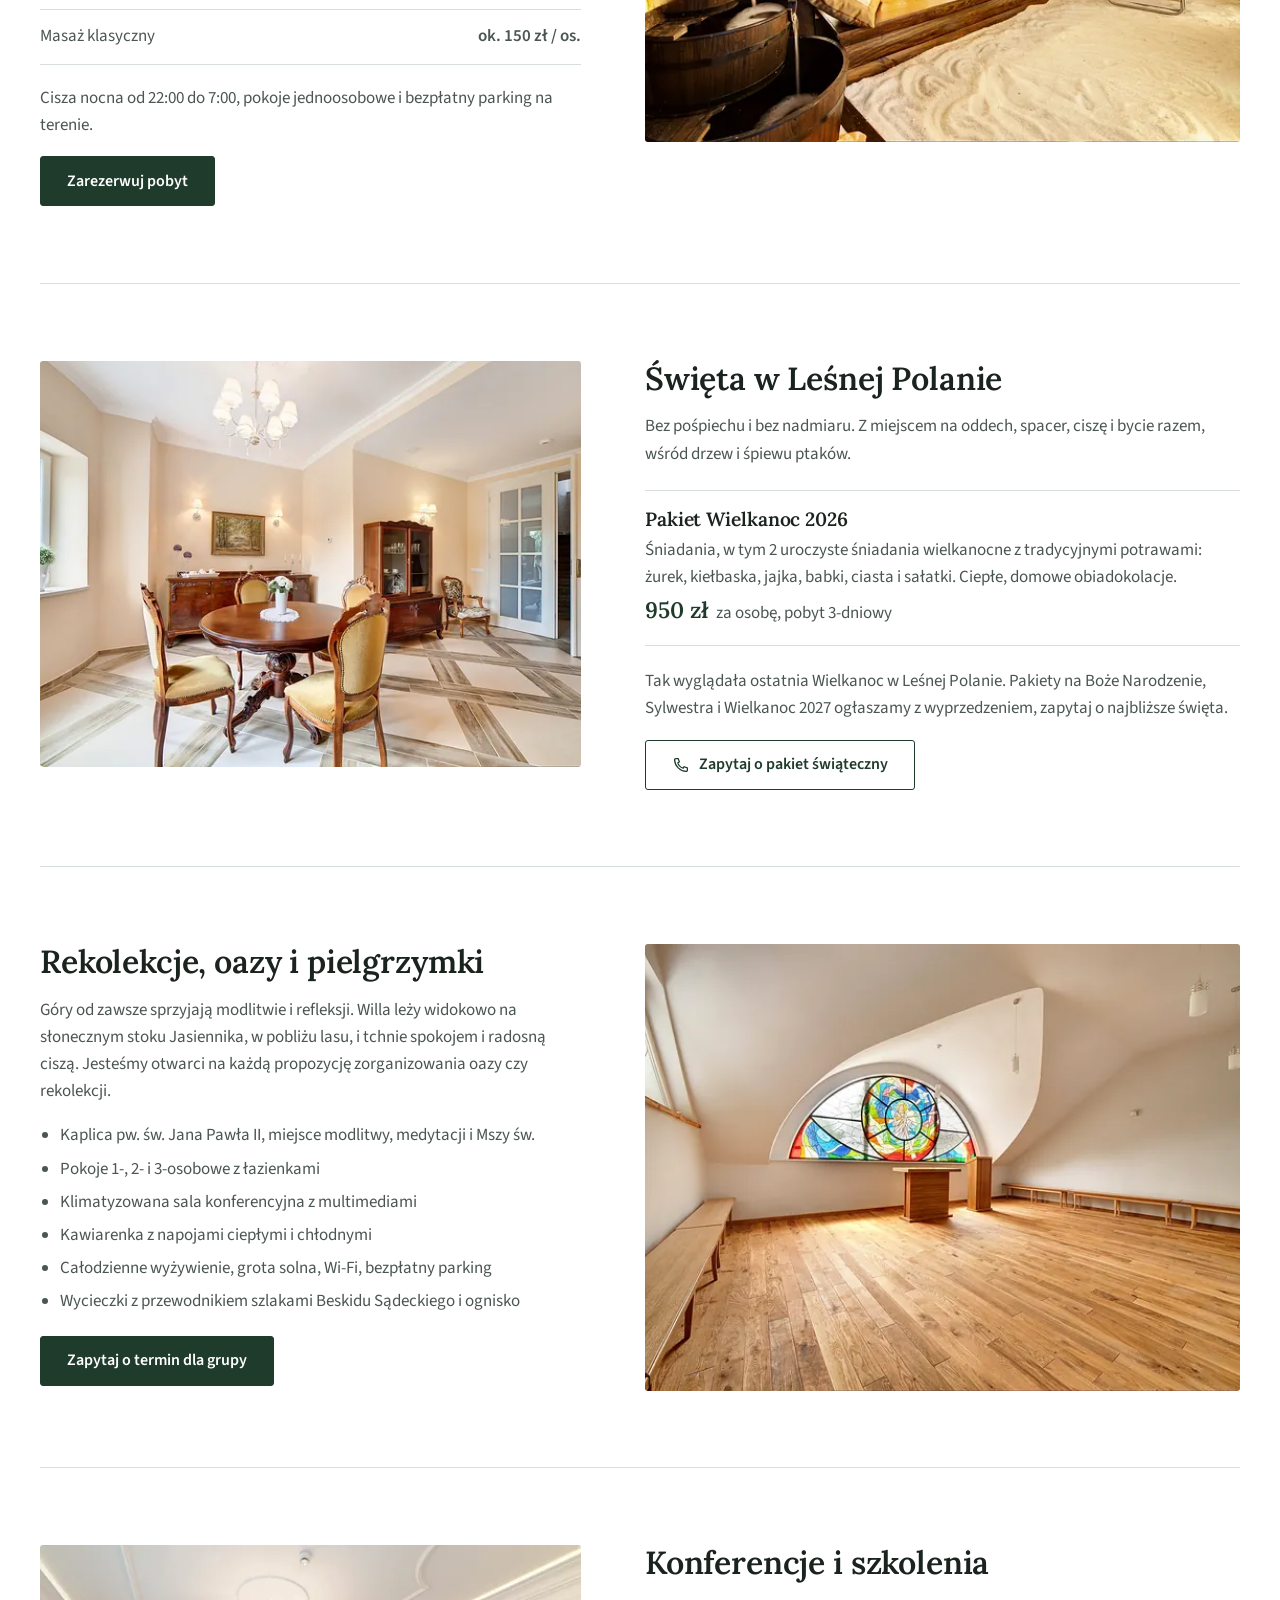
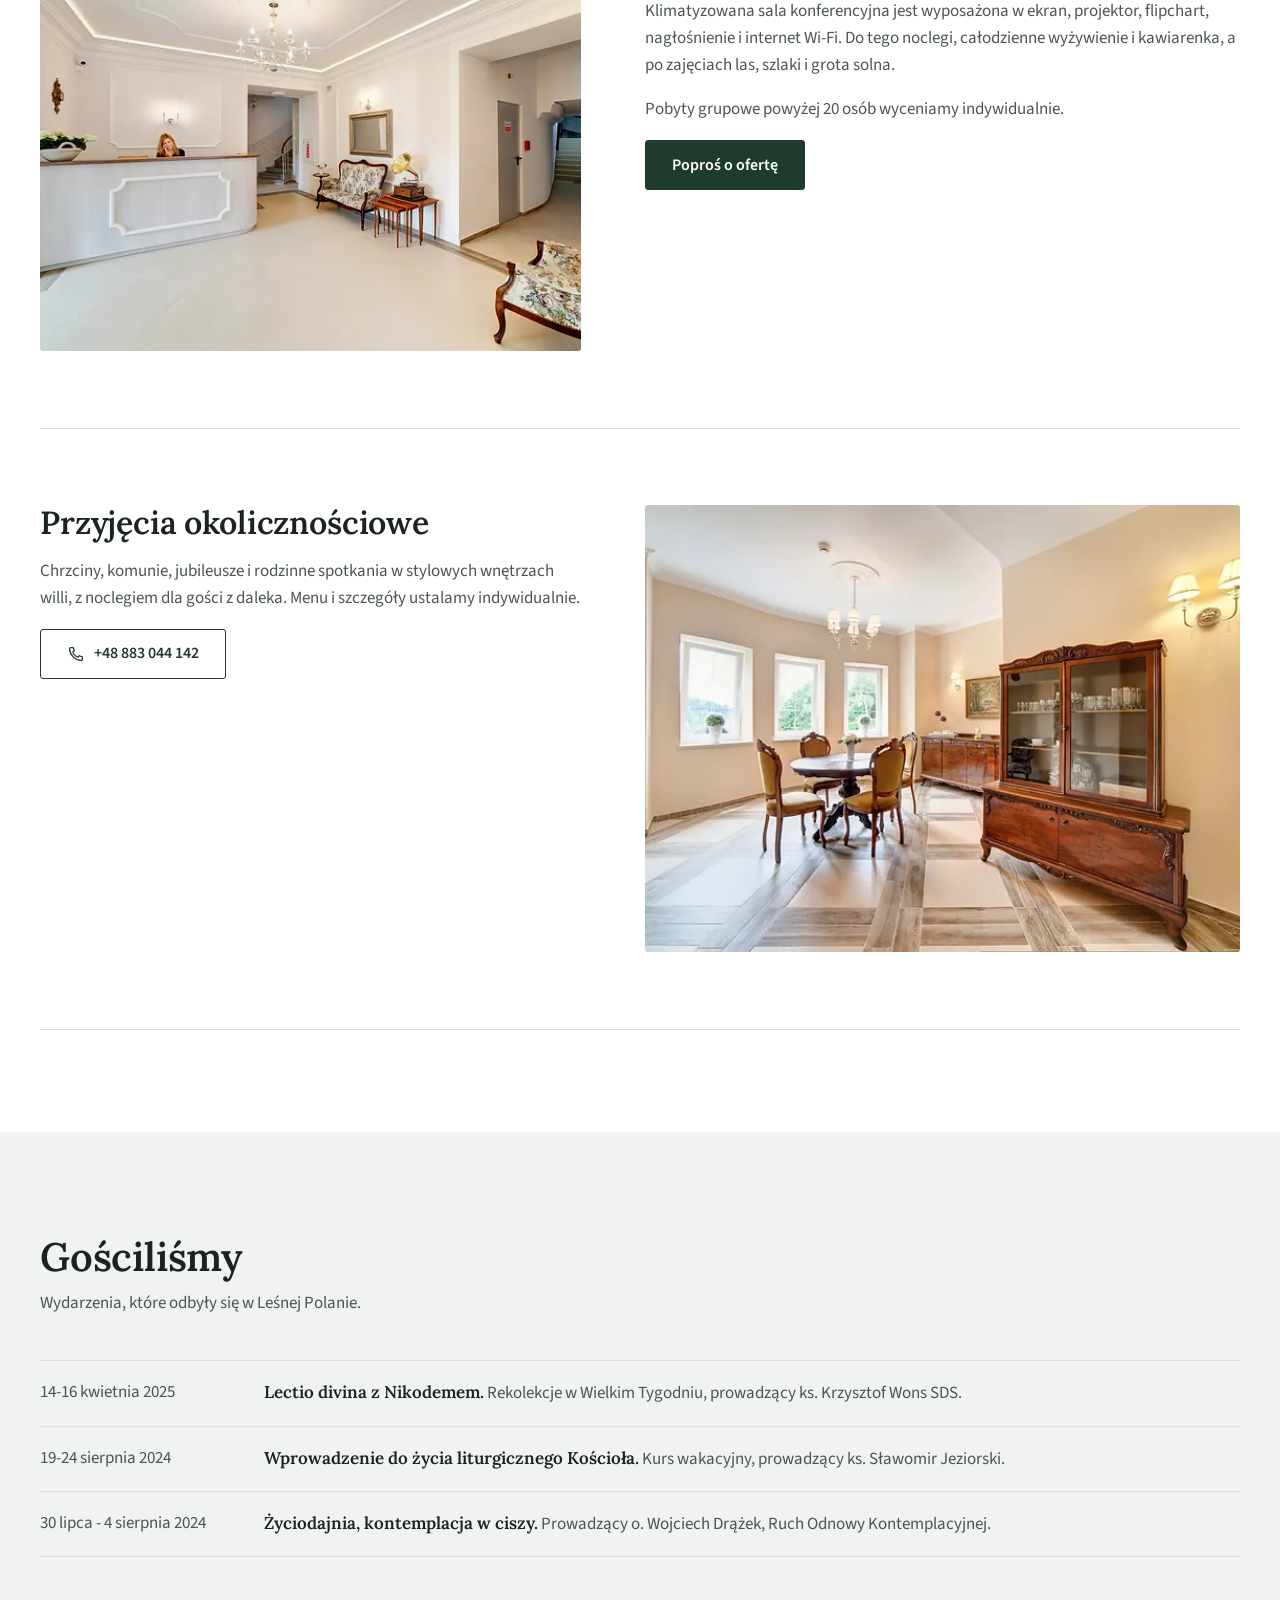
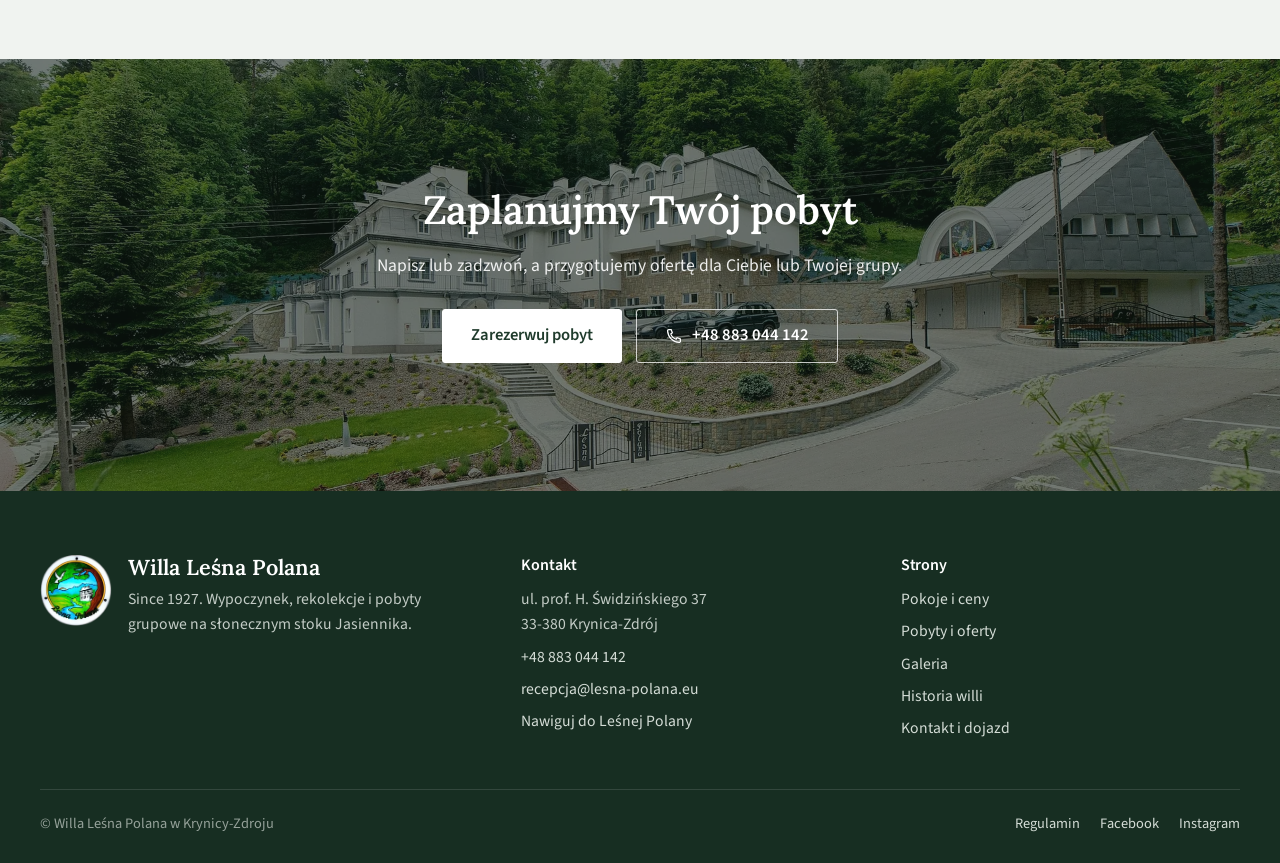
<file: pobyty.html>
<!doctype html>
<html lang="pl">
<head>
<meta charset="utf-8">
<meta name="viewport" content="width=device-width, initial-scale=1, viewport-fit=cover">
<title>Pobyty i oferty - Willa Leśna Polana, Krynica-Zdrój</title>
<meta name="description" content="Wczasy, święta, wyjazdy lecznicze, rekolekcje, pielgrzymki, konferencje i przyjęcia w Willi Leśna Polana w Krynicy-Zdroju.">
<meta name="robots" content="noindex, nofollow">
<meta name="theme-color" content="#1F3B2C">
<link rel="icon" href="img/favicon.png" type="image/png">
<link rel="apple-touch-icon" href="img/apple-touch-icon.png">
<link rel="preload" href="fonts/lora-latin.woff2" as="font" type="font/woff2" crossorigin>
<link rel="preload" href="fonts/ss3-latin.woff2" as="font" type="font/woff2" crossorigin>
<link rel="stylesheet" href="style.css?v=4">
</head>
<body>
<a class="sr" href="#tresc">Przejdź do treści</a>
<header class="top"><div class="wrap top-in">
<a class="marka" href="./" aria-label="Willa Leśna Polana - strona główna"><img src="img/logo-160.webp" width="160" height="157" alt=""><span><b>Willa Leśna Polana</b><small>Krynica-Zdrój</small></span></a>
<nav class="menu" aria-label="Menu główne"><a href="pokoje.html">Pokoje i ceny</a><a href="pobyty.html" aria-current=page>Pobyty</a><a href="galeria.html">Galeria</a><a href="historia.html">Historia</a><a href="kontakt.html">Kontakt</a></nav>
<div class="top-akcje"><a class="tel-top" href="tel:+48883044142"><svg viewBox="0 0 24 24" fill="none" stroke="currentColor" stroke-width="1.7" aria-hidden="true"><path d="M5 3.5h3.2l1.6 4.3-2.1 1.4a11 11 0 0 0 7.1 7.1l1.4-2.1 4.3 1.6V19a1.6 1.6 0 0 1-1.7 1.6A16.6 16.6 0 0 1 3.4 5.2 1.6 1.6 0 0 1 5 3.5z"/></svg><span>+48 883 044 142</span></a><a class="btn btn-top" href="https://be-v2.kwhotel.com/pl/983dfe367e34387f0131b2655f2673be/0" target="_blank" rel="noopener" data-kw>Zarezerwuj</a>
<a class="tel-ikona" href="tel:+48883044142" aria-label="Zadzwoń: +48 883 044 142"><svg viewBox="0 0 24 24" fill="none" stroke="currentColor" stroke-width="1.7" aria-hidden="true"><path d="M5 3.5h3.2l1.6 4.3-2.1 1.4a11 11 0 0 0 7.1 7.1l1.4-2.1 4.3 1.6V19a1.6 1.6 0 0 1-1.7 1.6A16.6 16.6 0 0 1 3.4 5.2 1.6 1.6 0 0 1 5 3.5z"/></svg></a>
<button class="burger" type="button" aria-label="Menu" aria-expanded="false" aria-controls="panel"><span></span></button></div>
</div></header>
<div class="panel" id="panel"><nav aria-label="Menu mobilne"><a href="./">Strona główna</a><a href="pokoje.html">Pokoje i ceny</a><a href="pobyty.html" aria-current=page>Pobyty</a><a href="galeria.html">Galeria</a><a href="historia.html">Historia</a><a href="kontakt.html">Kontakt</a></nav>
<div class="panel-dol"><a class="btn" href="https://be-v2.kwhotel.com/pl/983dfe367e34387f0131b2655f2673be/0" target="_blank" rel="noopener" data-kw>Zarezerwuj pobyt</a><a class="btn obrys" href="tel:+48883044142"><svg viewBox="0 0 24 24" fill="none" stroke="currentColor" stroke-width="1.7" aria-hidden="true"><path d="M5 3.5h3.2l1.6 4.3-2.1 1.4a11 11 0 0 0 7.1 7.1l1.4-2.1 4.3 1.6V19a1.6 1.6 0 0 1-1.7 1.6A16.6 16.6 0 0 1 3.4 5.2 1.6 1.6 0 0 1 5 3.5z"/></svg>Zadzwoń +48 883 044 142</a><p>ul. prof. H. Świdzińskiego 37, 33-380 Krynica-Zdrój<br><a class="link" href="mailto:recepcja@lesna-polana.eu">recepcja@lesna-polana.eu</a></p></div></div>
<main id="tresc">
<section class="ph-hero"><img style="object-position:50% 55%" src="img/panorama-1200.webp" srcset="img/panorama-640.webp 640w, img/panorama-1200.webp 1200w, img/panorama-1920.webp 1920w" sizes="100vw" width="1200" height="800" alt="Leśna Polana latem" fetchpriority="high"><div class="wrap"><p class="okruszki"><a href="./">Strona główna</a> / Pobyty</p><h1>Pobyty i oferty</h1><p>Wczasy, święta, wyjazdy dla zdrowia, rekolekcje i pielgrzymki, konferencje i przyjęcia. Przez cały rok.</p></div></section>
<section class="sec"><div class="wrap">
<nav class="of-nav" aria-label="Rodzaje pobytów"><a href="#wczasy">Wczasy i weekendy</a><a href="#zdrowie">Dla zdrowia</a><a href="#swieta">Święta</a><a href="#rekolekcje">Rekolekcje i pielgrzymki</a><a href="#konferencje">Konferencje</a><a href="#przyjecia">Przyjęcia</a></nav>

<article class="of" id="wczasy"><figure><img src="img/taras-c-1200.webp" srcset="img/taras-c-640.webp 640w, img/taras-c-1200.webp 1200w, img/taras-c-1920.webp 1920w" sizes="(max-width:1024px) 92vw, 46vw" width="1200" height="800" alt="Taras z widokiem na Krynicę" loading="lazy" decoding="async"></figure><div>
<h2>Wczasy i weekendy</h2>
<p>Kilka dni ciszy przy lesie i spacerem do deptaka. Na tarasie kawa z widokiem, rano śniadanie w formie bufetu, wieczorem ciepła obiadokolacja. W ferie, wakacje i święta przygotowujemy specjalne oferty pobytowe.</p>
<div class="pakiet"><h3>Pakiet dla narciarzy</h3><p>5 noclegów i 5 śniadań, Wi-Fi, TV, monitorowany parking i grota solna. Obiadokolacje za dopłatą 50 zł, sauna 35 zł. Oferta obowiązywała w sezonie 2025, od 1 lutego do końca pokrywy śnieżnej.</p><div class="pk-cena"><b>900&nbsp;zł</b><span>osoba dorosła, 800 zł dzieci do 12 lat</span></div></div>
<a class="btn" href="https://be-v2.kwhotel.com/pl/983dfe367e34387f0131b2655f2673be/0" target="_blank" rel="noopener" data-kw>Zarezerwuj pobyt</a>
</div></article>

<article class="of odwr" id="zdrowie"><figure><img src="img/grota-1200.webp" srcset="img/grota-640.webp 640w, img/grota-1200.webp 1200w, img/grota-1920.webp 1920w" sizes="(max-width:1024px) 92vw, 46vw" width="1200" height="800" alt="Grota solna" loading="lazy" decoding="async"></figure><div>
<h2>Wyjazdy dla zdrowia</h2>
<p>Krynica-Zdrój to uzdrowisko z górskim powietrzem, leczniczymi wodami mineralnymi i sanatoriami. W willi do dyspozycji gości jest grota solna, w cenie pobytu, oraz sauna, hydromasaż i masaż klasyczny.</p>
<ul class="cennik-l"><li><span>Grota solna</span><span>w cenie</span></li><li><span>Sauna, 60 minut</span><span>35 zł / os.</span></li><li><span>Hydromasaż, zabieg</span><span>50 zł / os.</span></li><li><span>Masaż klasyczny</span><span>ok. 150 zł / os.</span></li></ul>
<p style="margin-top:18px">Cisza nocna od 22:00 do 7:00, pokoje jednoosobowe i bezpłatny parking na terenie.</p>
<a class="btn" href="https://be-v2.kwhotel.com/pl/983dfe367e34387f0131b2655f2673be/0" target="_blank" rel="noopener" data-kw>Zarezerwuj pobyt</a>
</div></article>

<article class="of" id="swieta"><figure><img src="img/jadalnia-1200.webp" srcset="img/jadalnia-640.webp 640w, img/jadalnia-1200.webp 1200w, img/jadalnia-1920.webp 1920w" sizes="(max-width:1024px) 92vw, 46vw" width="1200" height="800" alt="Jadalnia willi" loading="lazy" decoding="async"></figure><div>
<h2>Święta w Leśnej Polanie</h2>
<p>Bez pośpiechu i bez nadmiaru. Z miejscem na oddech, spacer, ciszę i bycie razem, wśród drzew i śpiewu ptaków.</p>
<div class="pakiet"><h3>Pakiet Wielkanoc 2026</h3><p>Śniadania, w tym 2 uroczyste śniadania wielkanocne z tradycyjnymi potrawami: żurek, kiełbaska, jajka, babki, ciasta i sałatki. Ciepłe, domowe obiadokolacje.</p><div class="pk-cena"><b>950&nbsp;zł</b><span>za osobę, pobyt 3-dniowy</span></div></div>
<p>Tak wyglądała ostatnia Wielkanoc w Leśnej Polanie. Pakiety na Boże Narodzenie, Sylwestra i Wielkanoc 2027 ogłaszamy z wyprzedzeniem, zapytaj o najbliższe święta.</p>
<a class="btn obrys" href="tel:+48883044142"><svg viewBox="0 0 24 24" fill="none" stroke="currentColor" stroke-width="1.7" aria-hidden="true"><path d="M5 3.5h3.2l1.6 4.3-2.1 1.4a11 11 0 0 0 7.1 7.1l1.4-2.1 4.3 1.6V19a1.6 1.6 0 0 1-1.7 1.6A16.6 16.6 0 0 1 3.4 5.2 1.6 1.6 0 0 1 5 3.5z"/></svg>Zapytaj o pakiet świąteczny</a>
</div></article>

<article class="of odwr" id="rekolekcje"><figure><img src="img/oratorium-1200.webp" srcset="img/oratorium-640.webp 640w, img/oratorium-1200.webp 1200w, img/oratorium-1920.webp 1920w" sizes="(max-width:1024px) 92vw, 46vw" width="1200" height="800" alt="Kaplica pw. św. Jana Pawła II z witrażem" loading="lazy" decoding="async"></figure><div>
<h2>Rekolekcje, oazy i pielgrzymki</h2>
<p>Góry od zawsze sprzyjają modlitwie i refleksji. Willa leży widokowo na słonecznym stoku Jasiennika, w pobliżu lasu, i tchnie spokojem i radosną ciszą. Jesteśmy otwarci na każdą propozycję zorganizowania oazy czy rekolekcji.</p>
<ul>
<li>Kaplica pw. św. Jana Pawła II, miejsce modlitwy, medytacji i Mszy św.</li>
<li>Pokoje 1-, 2- i 3-osobowe z łazienkami</li>
<li>Klimatyzowana sala konferencyjna z multimediami</li>
<li>Kawiarenka z napojami ciepłymi i chłodnymi</li>
<li>Całodzienne wyżywienie, grota solna, Wi-Fi, bezpłatny parking</li>
<li>Wycieczki z przewodnikiem szlakami Beskidu Sądeckiego i ognisko</li>
</ul>
<a class="btn" href="mailto:recepcja@lesna-polana.eu?subject=Rekolekcje%20w%20Le%C5%9Bnej%20Polanie">Zapytaj o termin dla grupy</a>
</div></article>

<article class="of" id="konferencje"><figure><img src="img/recepcja-1200.webp" srcset="img/recepcja-640.webp 640w, img/recepcja-1200.webp 1200w, img/recepcja-1920.webp 1920w" sizes="(max-width:1024px) 92vw, 46vw" width="1200" height="800" alt="Recepcja i hol willi" loading="lazy" decoding="async"></figure><div>
<h2>Konferencje i szkolenia</h2>
<p>Klimatyzowana sala konferencyjna jest wyposażona w ekran, projektor, flipchart, nagłośnienie i internet Wi-Fi. Do tego noclegi, całodzienne wyżywienie i kawiarenka, a po zajęciach las, szlaki i grota solna.</p>
<p>Pobyty grupowe powyżej 20 osób wyceniamy indywidualnie.</p>
<a class="btn" href="mailto:recepcja@lesna-polana.eu?subject=Konferencja%20w%20Le%C5%9Bnej%20Polanie">Poproś o ofertę</a>
</div></article>

<article class="of odwr" id="przyjecia"><figure><img src="img/jadalnia-b-1200.webp" srcset="img/jadalnia-b-640.webp 640w, img/jadalnia-b-1200.webp 1200w, img/jadalnia-b-1920.webp 1920w" sizes="(max-width:1024px) 92vw, 46vw" width="1200" height="800" alt="Stylowa sala z okrągłym stołem" loading="lazy" decoding="async"></figure><div>
<h2>Przyjęcia okolicznościowe</h2>
<p>Chrzciny, komunie, jubileusze i rodzinne spotkania w stylowych wnętrzach willi, z noclegiem dla gości z daleka. Menu i szczegóły ustalamy indywidualnie.</p>
<a class="btn obrys" href="tel:+48883044142"><svg viewBox="0 0 24 24" fill="none" stroke="currentColor" stroke-width="1.7" aria-hidden="true"><path d="M5 3.5h3.2l1.6 4.3-2.1 1.4a11 11 0 0 0 7.1 7.1l1.4-2.1 4.3 1.6V19a1.6 1.6 0 0 1-1.7 1.6A16.6 16.6 0 0 1 3.4 5.2 1.6 1.6 0 0 1 5 3.5z"/></svg>+48 883 044 142</a>
</div></article>
</div></section>

<section class="sec alt"><div class="wrap">
<div class="sec-top"><div><h2>Gościliśmy</h2><p>Wydarzenia, które odbyły się w Leśnej Polanie.</p></div></div>
<ul class="wydarzenia">
<li><time>14-16 kwietnia 2025</time><span><b>Lectio divina z Nikodemem.</b> Rekolekcje w Wielkim Tygodniu, prowadzący ks. Krzysztof Wons SDS.</span></li>
<li><time>19-24 sierpnia 2024</time><span><b>Wprowadzenie do życia liturgicznego Kościoła.</b> Kurs wakacyjny, prowadzący ks. Sławomir Jeziorski.</span></li>
<li><time>30 lipca - 4 sierpnia 2024</time><span><b>Życiodajnia, kontemplacja w ciszy.</b> Prowadzący o. Wojciech Drążek, Ruch Odnowy Kontemplacyjnej.</span></li>
</ul>
</div></section>
<section class="cta-pas"><img src="img/panorama-b-1200.webp" srcset="img/panorama-b-640.webp 640w, img/panorama-b-1200.webp 1200w, img/panorama-b-1920.webp 1920w" sizes="100vw" width="1200" height="800" alt="" loading="lazy" decoding="async"><div class="wrap"><h2>Zaplanujmy Twój pobyt</h2><p>Napisz lub zadzwoń, a przygotujemy ofertę dla Ciebie lub Twojej grupy.</p><div class="hero-cta"><a class="btn jasny" href="https://be-v2.kwhotel.com/pl/983dfe367e34387f0131b2655f2673be/0" target="_blank" rel="noopener" data-kw>Zarezerwuj pobyt</a><a class="btn obrys-b" href="tel:+48883044142"><svg viewBox="0 0 24 24" fill="none" stroke="currentColor" stroke-width="1.7" aria-hidden="true"><path d="M5 3.5h3.2l1.6 4.3-2.1 1.4a11 11 0 0 0 7.1 7.1l1.4-2.1 4.3 1.6V19a1.6 1.6 0 0 1-1.7 1.6A16.6 16.6 0 0 1 3.4 5.2 1.6 1.6 0 0 1 5 3.5z"/></svg>+48 883 044 142</a></div></div></section>
</main>
<footer class="stopka"><div class="wrap">
<div class="stopka-g">
<div class="stopka-o"><div class="stopka-marka"><img src="img/logo-160.webp" width="160" height="157" alt="" loading="lazy"><div><b>Willa Leśna Polana</b><p>Since 1927. Wypoczynek, rekolekcje i pobyty grupowe na słonecznym stoku Jasiennika.</p></div></div></div>
<div><h3>Kontakt</h3><ul><li>ul. prof. H. Świdzińskiego 37<br>33-380 Krynica-Zdrój</li><li><a href="tel:+48883044142">+48 883 044 142</a></li><li><a href="mailto:recepcja@lesna-polana.eu">recepcja@lesna-polana.eu</a></li><li><a href="https://maps.app.goo.gl/4xrkmw174LbVGUfX6" target="_blank" rel="noopener">Nawiguj do Leśnej Polany</a></li></ul></div>
<div><h3>Strony</h3><ul><li><a href="pokoje.html">Pokoje i ceny</a></li><li><a href="pobyty.html">Pobyty i oferty</a></li><li><a href="galeria.html">Galeria</a></li><li><a href="historia.html">Historia willi</a></li><li><a href="kontakt.html">Kontakt i dojazd</a></li></ul></div>
</div>
<div class="stopka-dol"><span>© Willa Leśna Polana w Krynicy-Zdroju</span><nav aria-label="Dodatkowe"><a href="regulamin.html">Regulamin</a><a href="https://www.facebook.com/lesnapolanakrynica/" target="_blank" rel="noopener">Facebook</a><a href="https://www.instagram.com/lesna_polana_krynica/" target="_blank" rel="noopener">Instagram</a></nav></div>
</div></footer>
<div class="mob" id="mob"><a class="btn obrys" href="tel:+48883044142"><svg viewBox="0 0 24 24" fill="none" stroke="currentColor" stroke-width="1.7" aria-hidden="true"><path d="M5 3.5h3.2l1.6 4.3-2.1 1.4a11 11 0 0 0 7.1 7.1l1.4-2.1 4.3 1.6V19a1.6 1.6 0 0 1-1.7 1.6A16.6 16.6 0 0 1 3.4 5.2 1.6 1.6 0 0 1 5 3.5z"/></svg>Zadzwoń</a><a class="btn" href="https://be-v2.kwhotel.com/pl/983dfe367e34387f0131b2655f2673be/0" target="_blank" rel="noopener" data-kw>Zarezerwuj pobyt</a></div>
<div class="lb" id="lb" role="dialog" aria-modal="true" aria-label="Powiększone zdjęcie"><span class="lb-licz"></span><figure><img alt=""><figcaption></figcaption></figure>
<button class="lb-x" type="button" aria-label="Zamknij"><svg viewBox="0 0 24 24" fill="none" stroke="currentColor" stroke-width="1.8"><path d="M5 5l14 14M19 5L5 19"/></svg></button>
<button class="lb-p" type="button" aria-label="Poprzednie"><svg viewBox="0 0 24 24" fill="none" stroke="currentColor" stroke-width="1.8"><path d="M15 4l-8 8 8 8"/></svg></button>
<button class="lb-n" type="button" aria-label="Następne"><svg viewBox="0 0 24 24" fill="none" stroke="currentColor" stroke-width="1.8"><path d="M9 4l8 8-8 8"/></svg></button></div>
<script src="app.js?v=4" defer></script>
</body>
</html>
</file>
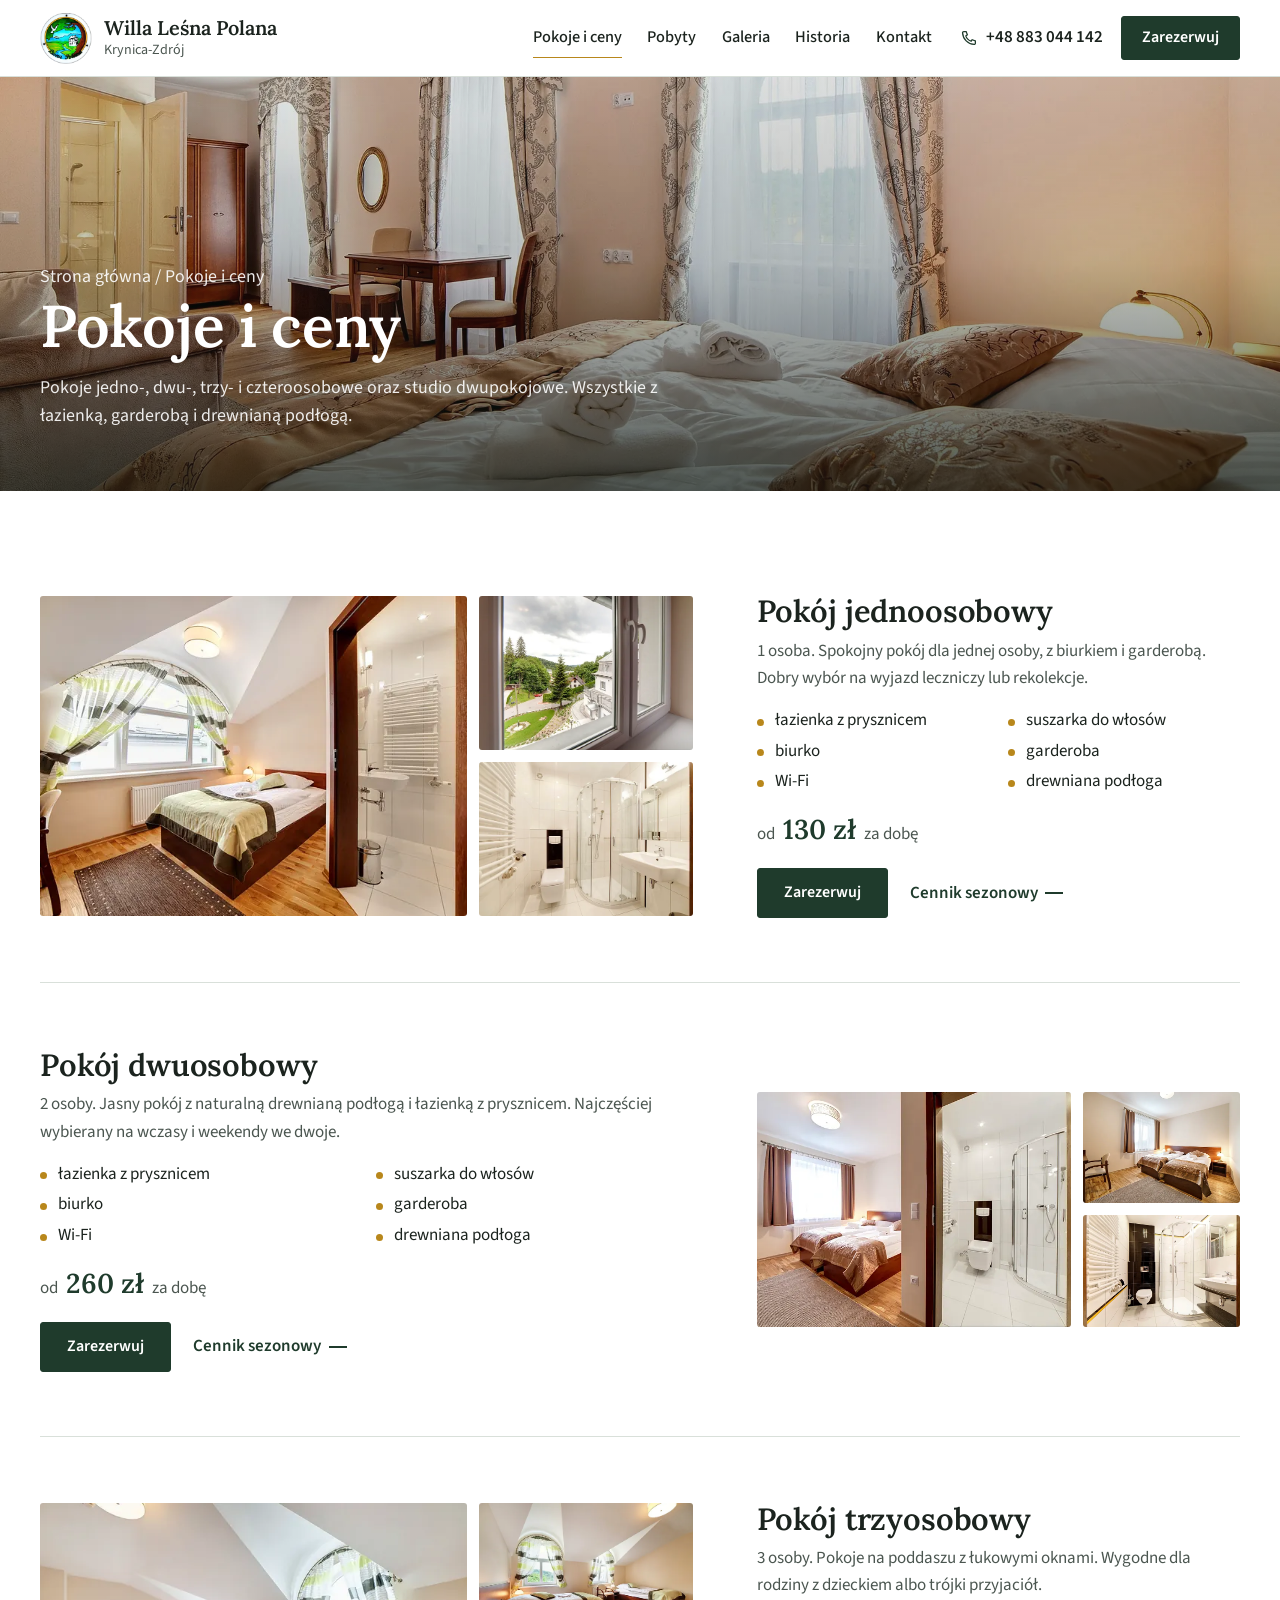
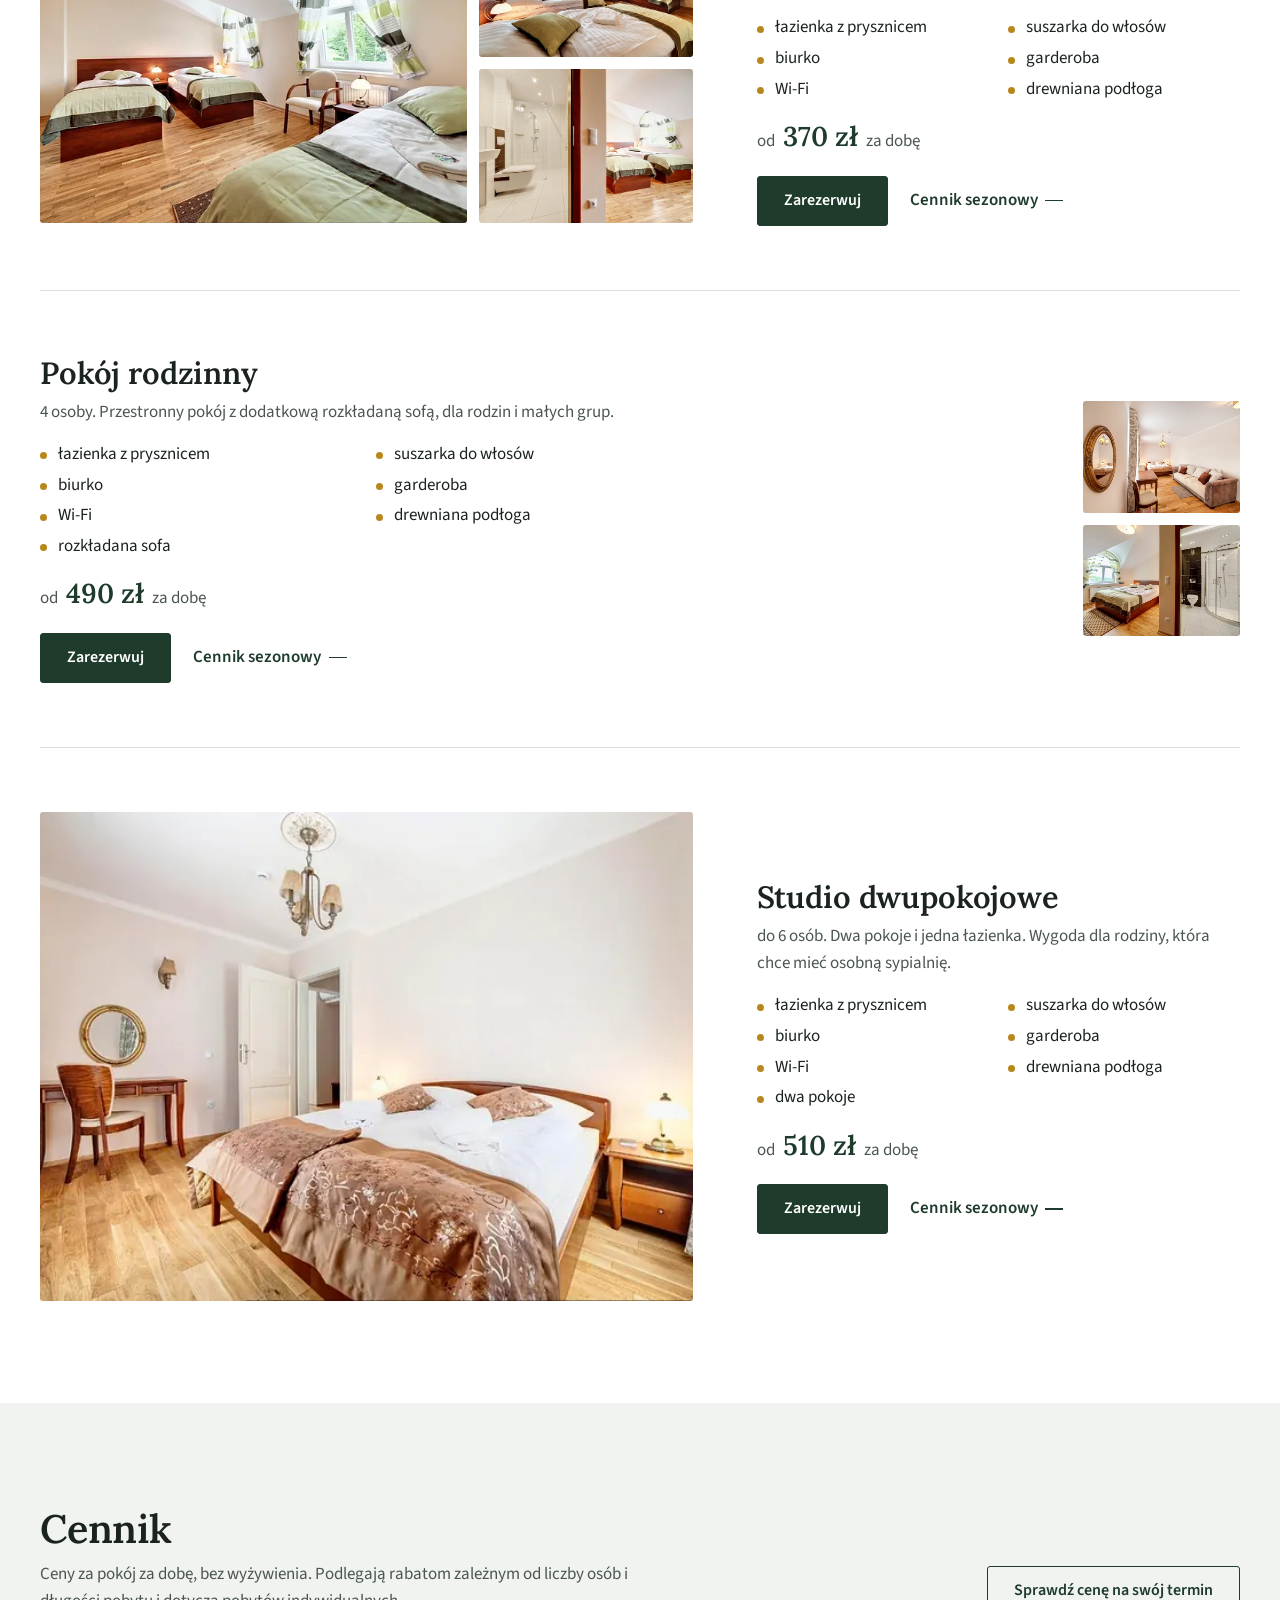
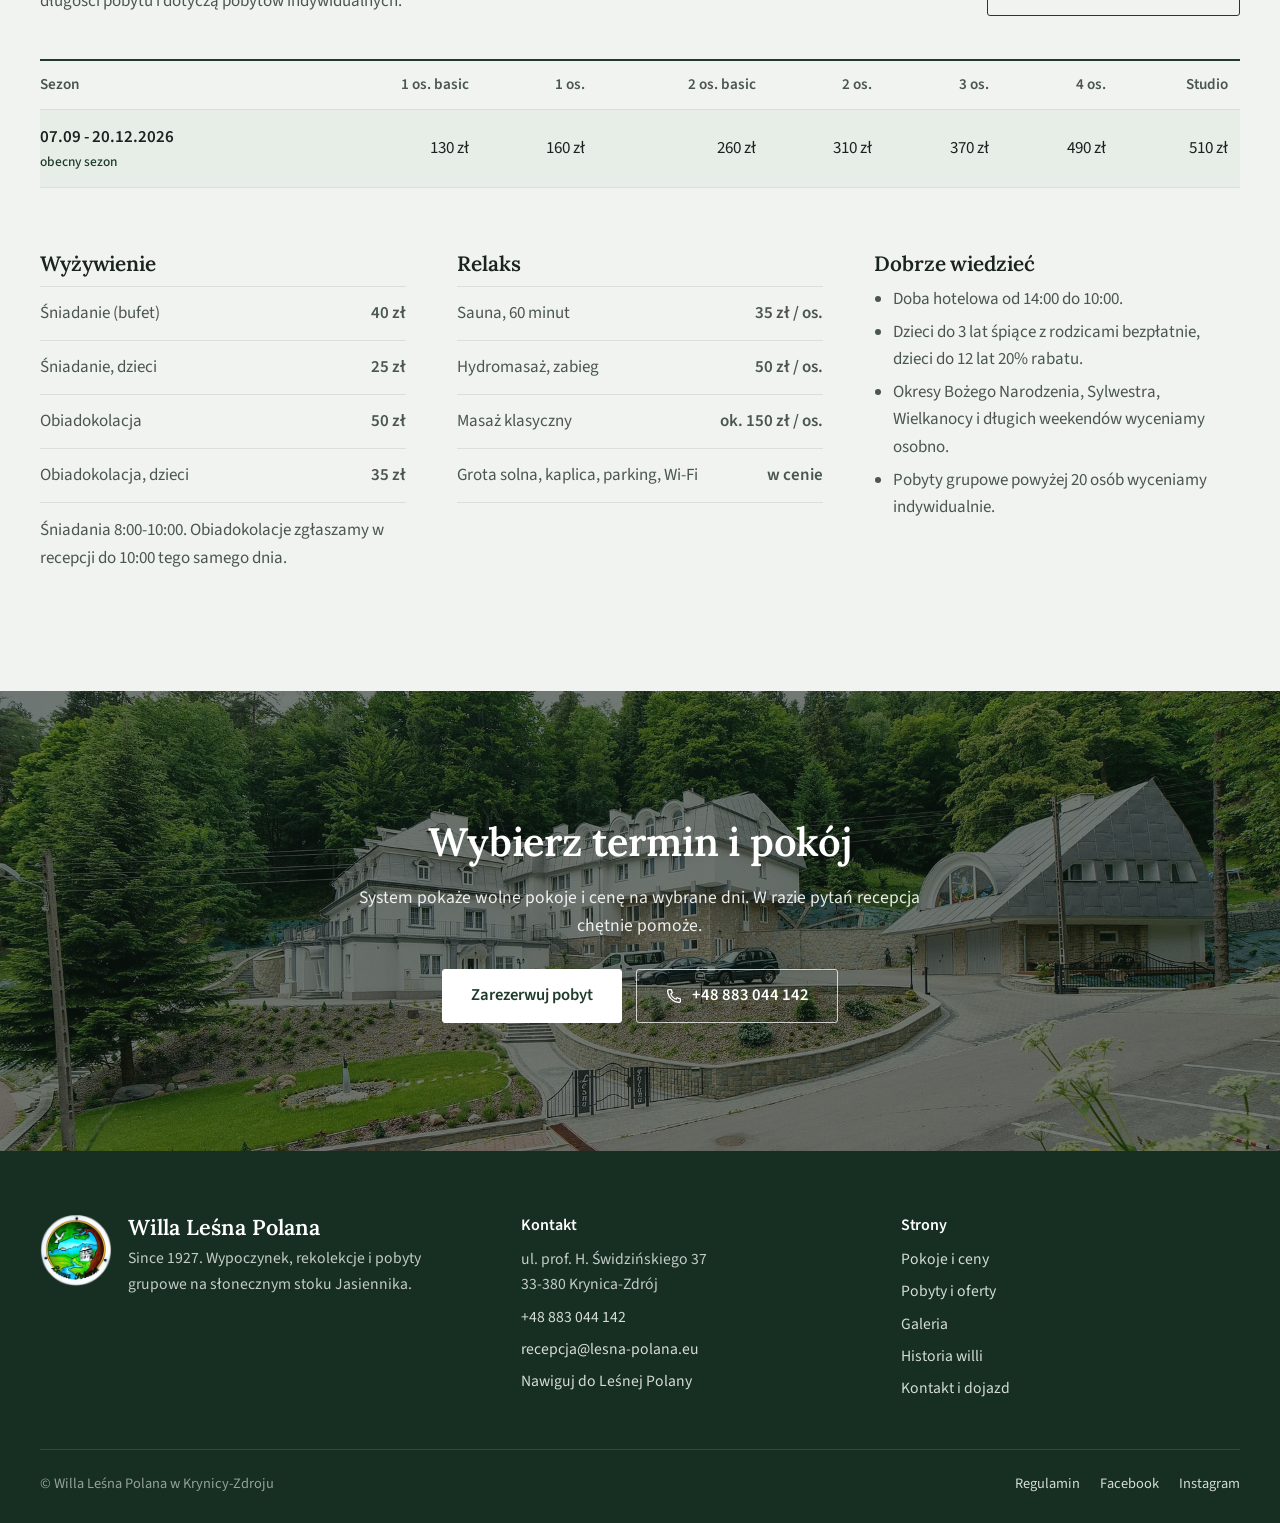
<file: pokoje.html>
<!doctype html>
<html lang="pl">
<head>
<meta charset="utf-8">
<meta name="viewport" content="width=device-width, initial-scale=1, viewport-fit=cover">
<title>Pokoje i ceny - Willa Leśna Polana, Krynica-Zdrój</title>
<meta name="description" content="Pokoje 1-4 osobowe i studio w Willi Leśna Polana w Krynicy-Zdroju. Cennik sezonowy, wyżywienie, sauna i grota solna.">
<meta name="robots" content="noindex, nofollow">
<meta name="theme-color" content="#1F3B2C">
<link rel="icon" href="img/favicon.png" type="image/png">
<link rel="apple-touch-icon" href="img/apple-touch-icon.png">
<link rel="preload" href="fonts/lora-latin.woff2" as="font" type="font/woff2" crossorigin>
<link rel="preload" href="fonts/ss3-latin.woff2" as="font" type="font/woff2" crossorigin>
<link rel="stylesheet" href="style.css?v=4">
</head>
<body>
<a class="sr" href="#tresc">Przejdź do treści</a>
<header class="top"><div class="wrap top-in">
<a class="marka" href="./" aria-label="Willa Leśna Polana - strona główna"><img src="img/logo-160.webp" width="160" height="157" alt=""><span><b>Willa Leśna Polana</b><small>Krynica-Zdrój</small></span></a>
<nav class="menu" aria-label="Menu główne"><a href="pokoje.html" aria-current=page>Pokoje i ceny</a><a href="pobyty.html">Pobyty</a><a href="galeria.html">Galeria</a><a href="historia.html">Historia</a><a href="kontakt.html">Kontakt</a></nav>
<div class="top-akcje"><a class="tel-top" href="tel:+48883044142"><svg viewBox="0 0 24 24" fill="none" stroke="currentColor" stroke-width="1.7" aria-hidden="true"><path d="M5 3.5h3.2l1.6 4.3-2.1 1.4a11 11 0 0 0 7.1 7.1l1.4-2.1 4.3 1.6V19a1.6 1.6 0 0 1-1.7 1.6A16.6 16.6 0 0 1 3.4 5.2 1.6 1.6 0 0 1 5 3.5z"/></svg><span>+48 883 044 142</span></a><a class="btn btn-top" href="https://be-v2.kwhotel.com/pl/983dfe367e34387f0131b2655f2673be/0" target="_blank" rel="noopener" data-kw>Zarezerwuj</a>
<a class="tel-ikona" href="tel:+48883044142" aria-label="Zadzwoń: +48 883 044 142"><svg viewBox="0 0 24 24" fill="none" stroke="currentColor" stroke-width="1.7" aria-hidden="true"><path d="M5 3.5h3.2l1.6 4.3-2.1 1.4a11 11 0 0 0 7.1 7.1l1.4-2.1 4.3 1.6V19a1.6 1.6 0 0 1-1.7 1.6A16.6 16.6 0 0 1 3.4 5.2 1.6 1.6 0 0 1 5 3.5z"/></svg></a>
<button class="burger" type="button" aria-label="Menu" aria-expanded="false" aria-controls="panel"><span></span></button></div>
</div></header>
<div class="panel" id="panel"><nav aria-label="Menu mobilne"><a href="./">Strona główna</a><a href="pokoje.html" aria-current=page>Pokoje i ceny</a><a href="pobyty.html">Pobyty</a><a href="galeria.html">Galeria</a><a href="historia.html">Historia</a><a href="kontakt.html">Kontakt</a></nav>
<div class="panel-dol"><a class="btn" href="https://be-v2.kwhotel.com/pl/983dfe367e34387f0131b2655f2673be/0" target="_blank" rel="noopener" data-kw>Zarezerwuj pobyt</a><a class="btn obrys" href="tel:+48883044142"><svg viewBox="0 0 24 24" fill="none" stroke="currentColor" stroke-width="1.7" aria-hidden="true"><path d="M5 3.5h3.2l1.6 4.3-2.1 1.4a11 11 0 0 0 7.1 7.1l1.4-2.1 4.3 1.6V19a1.6 1.6 0 0 1-1.7 1.6A16.6 16.6 0 0 1 3.4 5.2 1.6 1.6 0 0 1 5 3.5z"/></svg>Zadzwoń +48 883 044 142</a><p>ul. prof. H. Świdzińskiego 37, 33-380 Krynica-Zdrój<br><a class="link" href="mailto:recepcja@lesna-polana.eu">recepcja@lesna-polana.eu</a></p></div></div>
<main id="tresc">
<section class="ph-hero"><img style="object-position:50% 60%" src="img/pokoj-rodzinny-1200.webp" srcset="img/pokoj-rodzinny-640.webp 640w, img/pokoj-rodzinny-1200.webp 1200w, img/pokoj-rodzinny-1920.webp 1920w" sizes="100vw" width="1200" height="800" alt="Pokój rodzinny w Leśnej Polanie" fetchpriority="high"><div class="wrap"><p class="okruszki"><a href="./">Strona główna</a> / Pokoje i ceny</p><h1>Pokoje i ceny</h1><p>Pokoje jedno-, dwu-, trzy- i czteroosobowe oraz studio dwupokojowe. Wszystkie z łazienką, garderobą i drewnianą podłogą.</p></div></section>
<section class="sec"><div class="wrap"><article class="pk" id="jednoosobowy"><div class="pk-foto"><a href="img/pokoj-1os-1920.webp" data-lb="pk" data-cap="Pokój jednoosobowy"><img src="img/pokoj-1os-1200.webp" srcset="img/pokoj-1os-640.webp 640w, img/pokoj-1os-1200.webp 1200w, img/pokoj-1os-1920.webp 1920w" sizes="(max-width:760px) 92vw, (max-width:1024px) 62vw, 38vw" width="1200" height="800" alt="Pokój jednoosobowy" loading="lazy" decoding="async"></a><div class="boczne"><a href="img/okno-1920.webp" data-lb="pk" data-cap="Pokój jednoosobowy"><img src="img/okno-1200.webp" srcset="img/okno-640.webp 640w, img/okno-1200.webp 1200w, img/okno-1920.webp 1920w" sizes="(max-width:760px) 46vw, (max-width:1024px) 30vw, 18vw" width="1200" height="800" alt="Pokój jednoosobowy" loading="lazy" decoding="async"></a><a href="img/lazienka-1920.webp" data-lb="pk" data-cap="Pokój jednoosobowy"><img src="img/lazienka-1200.webp" srcset="img/lazienka-640.webp 640w, img/lazienka-1200.webp 1200w, img/lazienka-1920.webp 1920w" sizes="(max-width:760px) 46vw, (max-width:1024px) 30vw, 18vw" width="1200" height="800" alt="Pokój jednoosobowy" loading="lazy" decoding="async"></a></div></div><div><h2>Pokój jednoosobowy</h2><p class="osob">1 osoba. Spokojny pokój dla jednej osoby, z biurkiem i garderobą. Dobry wybór na wyjazd leczniczy lub rekolekcje.</p><ul><li>łazienka z prysznicem</li><li>suszarka do włosów</li><li>biurko</li><li>garderoba</li><li>Wi-Fi</li><li>drewniana podłoga</li></ul><div class="pk-cena"><span>od</span><b>130&nbsp;zł</b><span>za dobę</span></div><div class="pk-akcje"><a class="btn" href="https://be-v2.kwhotel.com/pl/983dfe367e34387f0131b2655f2673be/0" target="_blank" rel="noopener" data-kw>Zarezerwuj</a><a class="link-strz" href="#cennik">Cennik sezonowy</a></div></div></article><article class="pk odwr" id="dwuosobowy"><div class="pk-foto"><a href="img/pokoj-2os-1920.webp" data-lb="pk" data-cap="Pokój dwuosobowy"><img src="img/pokoj-2os-1200.webp" srcset="img/pokoj-2os-640.webp 640w, img/pokoj-2os-1200.webp 1200w, img/pokoj-2os-1920.webp 1920w" sizes="(max-width:760px) 92vw, (max-width:1024px) 62vw, 38vw" width="1200" height="800" alt="Pokój dwuosobowy" loading="lazy" decoding="async"></a><div class="boczne"><a href="img/pokoj-2os-b-1920.webp" data-lb="pk" data-cap="Pokój dwuosobowy"><img src="img/pokoj-2os-b-1200.webp" srcset="img/pokoj-2os-b-640.webp 640w, img/pokoj-2os-b-1200.webp 1200w, img/pokoj-2os-b-1920.webp 1920w" sizes="(max-width:760px) 46vw, (max-width:1024px) 30vw, 18vw" width="1200" height="800" alt="Pokój dwuosobowy" loading="lazy" decoding="async"></a><a href="img/lazienka-b-1920.webp" data-lb="pk" data-cap="Pokój dwuosobowy"><img src="img/lazienka-b-1200.webp" srcset="img/lazienka-b-640.webp 640w, img/lazienka-b-1200.webp 1200w, img/lazienka-b-1920.webp 1920w" sizes="(max-width:760px) 46vw, (max-width:1024px) 30vw, 18vw" width="1200" height="800" alt="Pokój dwuosobowy" loading="lazy" decoding="async"></a></div></div><div><h2>Pokój dwuosobowy</h2><p class="osob">2 osoby. Jasny pokój z naturalną drewnianą podłogą i łazienką z prysznicem. Najczęściej wybierany na wczasy i weekendy we dwoje.</p><ul><li>łazienka z prysznicem</li><li>suszarka do włosów</li><li>biurko</li><li>garderoba</li><li>Wi-Fi</li><li>drewniana podłoga</li></ul><div class="pk-cena"><span>od</span><b>260&nbsp;zł</b><span>za dobę</span></div><div class="pk-akcje"><a class="btn" href="https://be-v2.kwhotel.com/pl/983dfe367e34387f0131b2655f2673be/0" target="_blank" rel="noopener" data-kw>Zarezerwuj</a><a class="link-strz" href="#cennik">Cennik sezonowy</a></div></div></article><article class="pk" id="trzyosobowy"><div class="pk-foto"><a href="img/pokoj-3os-1920.webp" data-lb="pk" data-cap="Pokój trzyosobowy"><img src="img/pokoj-3os-1200.webp" srcset="img/pokoj-3os-640.webp 640w, img/pokoj-3os-1200.webp 1200w, img/pokoj-3os-1920.webp 1920w" sizes="(max-width:760px) 92vw, (max-width:1024px) 62vw, 38vw" width="1200" height="800" alt="Pokój trzyosobowy" loading="lazy" decoding="async"></a><div class="boczne"><a href="img/pokoj-3os-b-1920.webp" data-lb="pk" data-cap="Pokój trzyosobowy"><img src="img/pokoj-3os-b-1200.webp" srcset="img/pokoj-3os-b-640.webp 640w, img/pokoj-3os-b-1200.webp 1200w, img/pokoj-3os-b-1920.webp 1920w" sizes="(max-width:760px) 46vw, (max-width:1024px) 30vw, 18vw" width="1200" height="800" alt="Pokój trzyosobowy" loading="lazy" decoding="async"></a><a href="img/lazienka-c-1920.webp" data-lb="pk" data-cap="Pokój trzyosobowy"><img src="img/lazienka-c-1200.webp" srcset="img/lazienka-c-640.webp 640w, img/lazienka-c-1200.webp 1200w, img/lazienka-c-1920.webp 1920w" sizes="(max-width:760px) 46vw, (max-width:1024px) 30vw, 18vw" width="1200" height="800" alt="Pokój trzyosobowy" loading="lazy" decoding="async"></a></div></div><div><h2>Pokój trzyosobowy</h2><p class="osob">3 osoby. Pokoje na poddaszu z łukowymi oknami. Wygodne dla rodziny z dzieckiem albo trójki przyjaciół.</p><ul><li>łazienka z prysznicem</li><li>suszarka do włosów</li><li>biurko</li><li>garderoba</li><li>Wi-Fi</li><li>drewniana podłoga</li></ul><div class="pk-cena"><span>od</span><b>370&nbsp;zł</b><span>za dobę</span></div><div class="pk-akcje"><a class="btn" href="https://be-v2.kwhotel.com/pl/983dfe367e34387f0131b2655f2673be/0" target="_blank" rel="noopener" data-kw>Zarezerwuj</a><a class="link-strz" href="#cennik">Cennik sezonowy</a></div></div></article><article class="pk odwr" id="rodzinny"><div class="pk-foto"><a href="img/pokoj-rodzinny-1920.webp" data-lb="pk" data-cap="Pokój rodzinny"><img src="img/pokoj-rodzinny-1200.webp" srcset="img/pokoj-rodzinny-640.webp 640w, img/pokoj-rodzinny-1200.webp 1200w, img/pokoj-rodzinny-1920.webp 1920w" sizes="(max-width:760px) 92vw, (max-width:1024px) 62vw, 38vw" width="1200" height="800" alt="Pokój rodzinny" loading="lazy" decoding="async"></a><div class="boczne"><a href="img/pokoj-rodzinny-b-1920.webp" data-lb="pk" data-cap="Pokój rodzinny"><img src="img/pokoj-rodzinny-b-1200.webp" srcset="img/pokoj-rodzinny-b-640.webp 640w, img/pokoj-rodzinny-b-1200.webp 1200w, img/pokoj-rodzinny-b-1920.webp 1920w" sizes="(max-width:760px) 46vw, (max-width:1024px) 30vw, 18vw" width="1200" height="800" alt="Pokój rodzinny" loading="lazy" decoding="async"></a><a href="img/pokoj-2os-c-1920.webp" data-lb="pk" data-cap="Pokój rodzinny"><img src="img/pokoj-2os-c-1200.webp" srcset="img/pokoj-2os-c-640.webp 640w, img/pokoj-2os-c-1200.webp 1200w, img/pokoj-2os-c-1920.webp 1920w" sizes="(max-width:760px) 46vw, (max-width:1024px) 30vw, 18vw" width="1200" height="800" alt="Pokój rodzinny" loading="lazy" decoding="async"></a></div></div><div><h2>Pokój rodzinny</h2><p class="osob">4 osoby. Przestronny pokój z dodatkową rozkładaną sofą, dla rodzin i małych grup.</p><ul><li>łazienka z prysznicem</li><li>suszarka do włosów</li><li>biurko</li><li>garderoba</li><li>Wi-Fi</li><li>drewniana podłoga</li><li>rozkładana sofa</li></ul><div class="pk-cena"><span>od</span><b>490&nbsp;zł</b><span>za dobę</span></div><div class="pk-akcje"><a class="btn" href="https://be-v2.kwhotel.com/pl/983dfe367e34387f0131b2655f2673be/0" target="_blank" rel="noopener" data-kw>Zarezerwuj</a><a class="link-strz" href="#cennik">Cennik sezonowy</a></div></div></article><article class="pk" id="studio"><div class="pk-foto jedno"><a href="img/studio-640.webp" data-lb="pk" data-cap="Studio dwupokojowe"><img src="img/studio-640.webp" srcset="img/studio-640.webp 640w" sizes="(max-width:1024px) 92vw, 55vw" width="640" height="427" alt="Studio dwupokojowe" loading="lazy" decoding="async"></a></div><div><h2>Studio dwupokojowe</h2><p class="osob">do 6 osób. Dwa pokoje i jedna łazienka. Wygoda dla rodziny, która chce mieć osobną sypialnię.</p><ul><li>łazienka z prysznicem</li><li>suszarka do włosów</li><li>biurko</li><li>garderoba</li><li>Wi-Fi</li><li>drewniana podłoga</li><li>dwa pokoje</li></ul><div class="pk-cena"><span>od</span><b>510&nbsp;zł</b><span>za dobę</span></div><div class="pk-akcje"><a class="btn" href="https://be-v2.kwhotel.com/pl/983dfe367e34387f0131b2655f2673be/0" target="_blank" rel="noopener" data-kw>Zarezerwuj</a><a class="link-strz" href="#cennik">Cennik sezonowy</a></div></div></article></div></section>
<section class="sec alt" id="cennik"><div class="wrap">
<div class="sec-top"><div><h2>Cennik</h2><p>Ceny za pokój za dobę, bez wyżywienia. Podlegają rabatom zależnym od liczby osób i długości pobytu i dotyczą pobytów indywidualnych.</p></div><a class="btn obrys" href="https://be-v2.kwhotel.com/pl/983dfe367e34387f0131b2655f2673be/0" target="_blank" rel="noopener" data-kw>Sprawdź cenę na swój termin</a></div>
<div class="tab-wrap"><table class="cennik"><thead><tr><th scope="col">Sezon</th><th scope="col">1 os. basic</th><th scope="col">1 os.</th><th scope="col">2 os. basic</th><th scope="col">2 os.</th><th scope="col">3 os.</th><th scope="col">4 os.</th><th scope="col">Studio</th></tr></thead><tbody><tr data-od="15.09.2025" data-do="19.12.2025"><th scope="row">15.09 - 19.12.2025</th><td>100&nbsp;zł</td><td>155&nbsp;zł</td><td>240&nbsp;zł</td><td>275&nbsp;zł</td><td>345&nbsp;zł</td><td>465&nbsp;zł</td><td>485&nbsp;zł</td></tr><tr data-od="20.12.2025" data-do="01.03.2026"><th scope="row">20.12 - 01.03.2026</th><td>150&nbsp;zł</td><td>180&nbsp;zł</td><td>315&nbsp;zł</td><td>340&nbsp;zł</td><td>420&nbsp;zł</td><td>550&nbsp;zł</td><td>590&nbsp;zł</td></tr><tr data-od="02.03.2026" data-do="26.04.2026"><th scope="row">02.03 - 26.04.2026</th><td>120&nbsp;zł</td><td>160&nbsp;zł</td><td>250&nbsp;zł</td><td>300&nbsp;zł</td><td>360&nbsp;zł</td><td>480&nbsp;zł</td><td>500&nbsp;zł</td></tr><tr data-od="27.04.2026" data-do="21.06.2026"><th scope="row">27.04 - 21.06.2026</th><td>140&nbsp;zł</td><td>170&nbsp;zł</td><td>270&nbsp;zł</td><td>320&nbsp;zł</td><td>380&nbsp;zł</td><td>500&nbsp;zł</td><td>540&nbsp;zł</td></tr><tr data-od="22.06.2026" data-do="06.09.2026"><th scope="row">22.06 - 06.09.2026</th><td>150&nbsp;zł</td><td>180&nbsp;zł</td><td>315&nbsp;zł</td><td>340&nbsp;zł</td><td>420&nbsp;zł</td><td>550&nbsp;zł</td><td>590&nbsp;zł</td></tr><tr data-od="07.09.2026" data-do="20.12.2026"><th scope="row">07.09 - 20.12.2026</th><td>130&nbsp;zł</td><td>160&nbsp;zł</td><td>260&nbsp;zł</td><td>310&nbsp;zł</td><td>370&nbsp;zł</td><td>490&nbsp;zł</td><td>510&nbsp;zł</td></tr></tbody></table></div>
<div class="sezony"><div class="sezon" data-od="15.09.2025" data-do="19.12.2025"><h3>15.09 - 19.12.2025</h3><dl><dt>1 os. basic</dt><dd>100&nbsp;zł</dd><dt>1 os.</dt><dd>155&nbsp;zł</dd><dt>2 os. basic</dt><dd>240&nbsp;zł</dd><dt>2 os.</dt><dd>275&nbsp;zł</dd><dt>3 os.</dt><dd>345&nbsp;zł</dd><dt>4 os.</dt><dd>465&nbsp;zł</dd><dt>Studio</dt><dd>485&nbsp;zł</dd></dl></div><div class="sezon" data-od="20.12.2025" data-do="01.03.2026"><h3>20.12 - 01.03.2026</h3><dl><dt>1 os. basic</dt><dd>150&nbsp;zł</dd><dt>1 os.</dt><dd>180&nbsp;zł</dd><dt>2 os. basic</dt><dd>315&nbsp;zł</dd><dt>2 os.</dt><dd>340&nbsp;zł</dd><dt>3 os.</dt><dd>420&nbsp;zł</dd><dt>4 os.</dt><dd>550&nbsp;zł</dd><dt>Studio</dt><dd>590&nbsp;zł</dd></dl></div><div class="sezon" data-od="02.03.2026" data-do="26.04.2026"><h3>02.03 - 26.04.2026</h3><dl><dt>1 os. basic</dt><dd>120&nbsp;zł</dd><dt>1 os.</dt><dd>160&nbsp;zł</dd><dt>2 os. basic</dt><dd>250&nbsp;zł</dd><dt>2 os.</dt><dd>300&nbsp;zł</dd><dt>3 os.</dt><dd>360&nbsp;zł</dd><dt>4 os.</dt><dd>480&nbsp;zł</dd><dt>Studio</dt><dd>500&nbsp;zł</dd></dl></div><div class="sezon" data-od="27.04.2026" data-do="21.06.2026"><h3>27.04 - 21.06.2026</h3><dl><dt>1 os. basic</dt><dd>140&nbsp;zł</dd><dt>1 os.</dt><dd>170&nbsp;zł</dd><dt>2 os. basic</dt><dd>270&nbsp;zł</dd><dt>2 os.</dt><dd>320&nbsp;zł</dd><dt>3 os.</dt><dd>380&nbsp;zł</dd><dt>4 os.</dt><dd>500&nbsp;zł</dd><dt>Studio</dt><dd>540&nbsp;zł</dd></dl></div><div class="sezon" data-od="22.06.2026" data-do="06.09.2026"><h3>22.06 - 06.09.2026</h3><dl><dt>1 os. basic</dt><dd>150&nbsp;zł</dd><dt>1 os.</dt><dd>180&nbsp;zł</dd><dt>2 os. basic</dt><dd>315&nbsp;zł</dd><dt>2 os.</dt><dd>340&nbsp;zł</dd><dt>3 os.</dt><dd>420&nbsp;zł</dd><dt>4 os.</dt><dd>550&nbsp;zł</dd><dt>Studio</dt><dd>590&nbsp;zł</dd></dl></div><div class="sezon" data-od="07.09.2026" data-do="20.12.2026"><h3>07.09 - 20.12.2026</h3><dl><dt>1 os. basic</dt><dd>130&nbsp;zł</dd><dt>1 os.</dt><dd>160&nbsp;zł</dd><dt>2 os. basic</dt><dd>260&nbsp;zł</dd><dt>2 os.</dt><dd>310&nbsp;zł</dd><dt>3 os.</dt><dd>370&nbsp;zł</dd><dt>4 os.</dt><dd>490&nbsp;zł</dd><dt>Studio</dt><dd>510&nbsp;zł</dd></dl></div></div>
<div class="info-g">
<div><h3>Wyżywienie</h3><ul class="cennik-l"><li><span>Śniadanie (bufet)</span><span>40 zł</span></li><li><span>Śniadanie, dzieci</span><span>25 zł</span></li><li><span>Obiadokolacja</span><span>50 zł</span></li><li><span>Obiadokolacja, dzieci</span><span>35 zł</span></li></ul><p style="margin-top:14px">Śniadania 8:00-10:00. Obiadokolacje zgłaszamy w recepcji do 10:00 tego samego dnia.</p></div>
<div><h3>Relaks</h3><ul class="cennik-l"><li><span>Sauna, 60 minut</span><span>35 zł / os.</span></li><li><span>Hydromasaż, zabieg</span><span>50 zł / os.</span></li><li><span>Masaż klasyczny</span><span>ok. 150 zł / os.</span></li><li><span>Grota solna, kaplica, parking, Wi-Fi</span><span>w cenie</span></li></ul></div>
<div><h3>Dobrze wiedzieć</h3><ul><li>Doba hotelowa od 14:00 do 10:00.</li><li>Dzieci do 3 lat śpiące z rodzicami bezpłatnie, dzieci do 12 lat 20% rabatu.</li><li>Okresy Bożego Narodzenia, Sylwestra, Wielkanocy i długich weekendów wyceniamy osobno.</li><li>Pobyty grupowe powyżej 20 osób wyceniamy indywidualnie.</li></ul></div>
</div>
</div></section>
<section class="cta-pas"><img src="img/panorama-b-1200.webp" srcset="img/panorama-b-640.webp 640w, img/panorama-b-1200.webp 1200w, img/panorama-b-1920.webp 1920w" sizes="100vw" width="1200" height="800" alt="" loading="lazy" decoding="async"><div class="wrap"><h2>Wybierz termin i pokój</h2><p>System pokaże wolne pokoje i cenę na wybrane dni. W razie pytań recepcja chętnie pomoże.</p><div class="hero-cta"><a class="btn jasny" href="https://be-v2.kwhotel.com/pl/983dfe367e34387f0131b2655f2673be/0" target="_blank" rel="noopener" data-kw>Zarezerwuj pobyt</a><a class="btn obrys-b" href="tel:+48883044142"><svg viewBox="0 0 24 24" fill="none" stroke="currentColor" stroke-width="1.7" aria-hidden="true"><path d="M5 3.5h3.2l1.6 4.3-2.1 1.4a11 11 0 0 0 7.1 7.1l1.4-2.1 4.3 1.6V19a1.6 1.6 0 0 1-1.7 1.6A16.6 16.6 0 0 1 3.4 5.2 1.6 1.6 0 0 1 5 3.5z"/></svg>+48 883 044 142</a></div></div></section>
</main>
<footer class="stopka"><div class="wrap">
<div class="stopka-g">
<div class="stopka-o"><div class="stopka-marka"><img src="img/logo-160.webp" width="160" height="157" alt="" loading="lazy"><div><b>Willa Leśna Polana</b><p>Since 1927. Wypoczynek, rekolekcje i pobyty grupowe na słonecznym stoku Jasiennika.</p></div></div></div>
<div><h3>Kontakt</h3><ul><li>ul. prof. H. Świdzińskiego 37<br>33-380 Krynica-Zdrój</li><li><a href="tel:+48883044142">+48 883 044 142</a></li><li><a href="mailto:recepcja@lesna-polana.eu">recepcja@lesna-polana.eu</a></li><li><a href="https://maps.app.goo.gl/4xrkmw174LbVGUfX6" target="_blank" rel="noopener">Nawiguj do Leśnej Polany</a></li></ul></div>
<div><h3>Strony</h3><ul><li><a href="pokoje.html">Pokoje i ceny</a></li><li><a href="pobyty.html">Pobyty i oferty</a></li><li><a href="galeria.html">Galeria</a></li><li><a href="historia.html">Historia willi</a></li><li><a href="kontakt.html">Kontakt i dojazd</a></li></ul></div>
</div>
<div class="stopka-dol"><span>© Willa Leśna Polana w Krynicy-Zdroju</span><nav aria-label="Dodatkowe"><a href="regulamin.html">Regulamin</a><a href="https://www.facebook.com/lesnapolanakrynica/" target="_blank" rel="noopener">Facebook</a><a href="https://www.instagram.com/lesna_polana_krynica/" target="_blank" rel="noopener">Instagram</a></nav></div>
</div></footer>
<div class="mob" id="mob"><a class="btn obrys" href="tel:+48883044142"><svg viewBox="0 0 24 24" fill="none" stroke="currentColor" stroke-width="1.7" aria-hidden="true"><path d="M5 3.5h3.2l1.6 4.3-2.1 1.4a11 11 0 0 0 7.1 7.1l1.4-2.1 4.3 1.6V19a1.6 1.6 0 0 1-1.7 1.6A16.6 16.6 0 0 1 3.4 5.2 1.6 1.6 0 0 1 5 3.5z"/></svg>Zadzwoń</a><a class="btn" href="https://be-v2.kwhotel.com/pl/983dfe367e34387f0131b2655f2673be/0" target="_blank" rel="noopener" data-kw>Zarezerwuj pobyt</a></div>
<div class="lb" id="lb" role="dialog" aria-modal="true" aria-label="Powiększone zdjęcie"><span class="lb-licz"></span><figure><img alt=""><figcaption></figcaption></figure>
<button class="lb-x" type="button" aria-label="Zamknij"><svg viewBox="0 0 24 24" fill="none" stroke="currentColor" stroke-width="1.8"><path d="M5 5l14 14M19 5L5 19"/></svg></button>
<button class="lb-p" type="button" aria-label="Poprzednie"><svg viewBox="0 0 24 24" fill="none" stroke="currentColor" stroke-width="1.8"><path d="M15 4l-8 8 8 8"/></svg></button>
<button class="lb-n" type="button" aria-label="Następne"><svg viewBox="0 0 24 24" fill="none" stroke="currentColor" stroke-width="1.8"><path d="M9 4l8 8-8 8"/></svg></button></div>
<script src="app.js?v=4" defer></script>
</body>
</html>
</file>
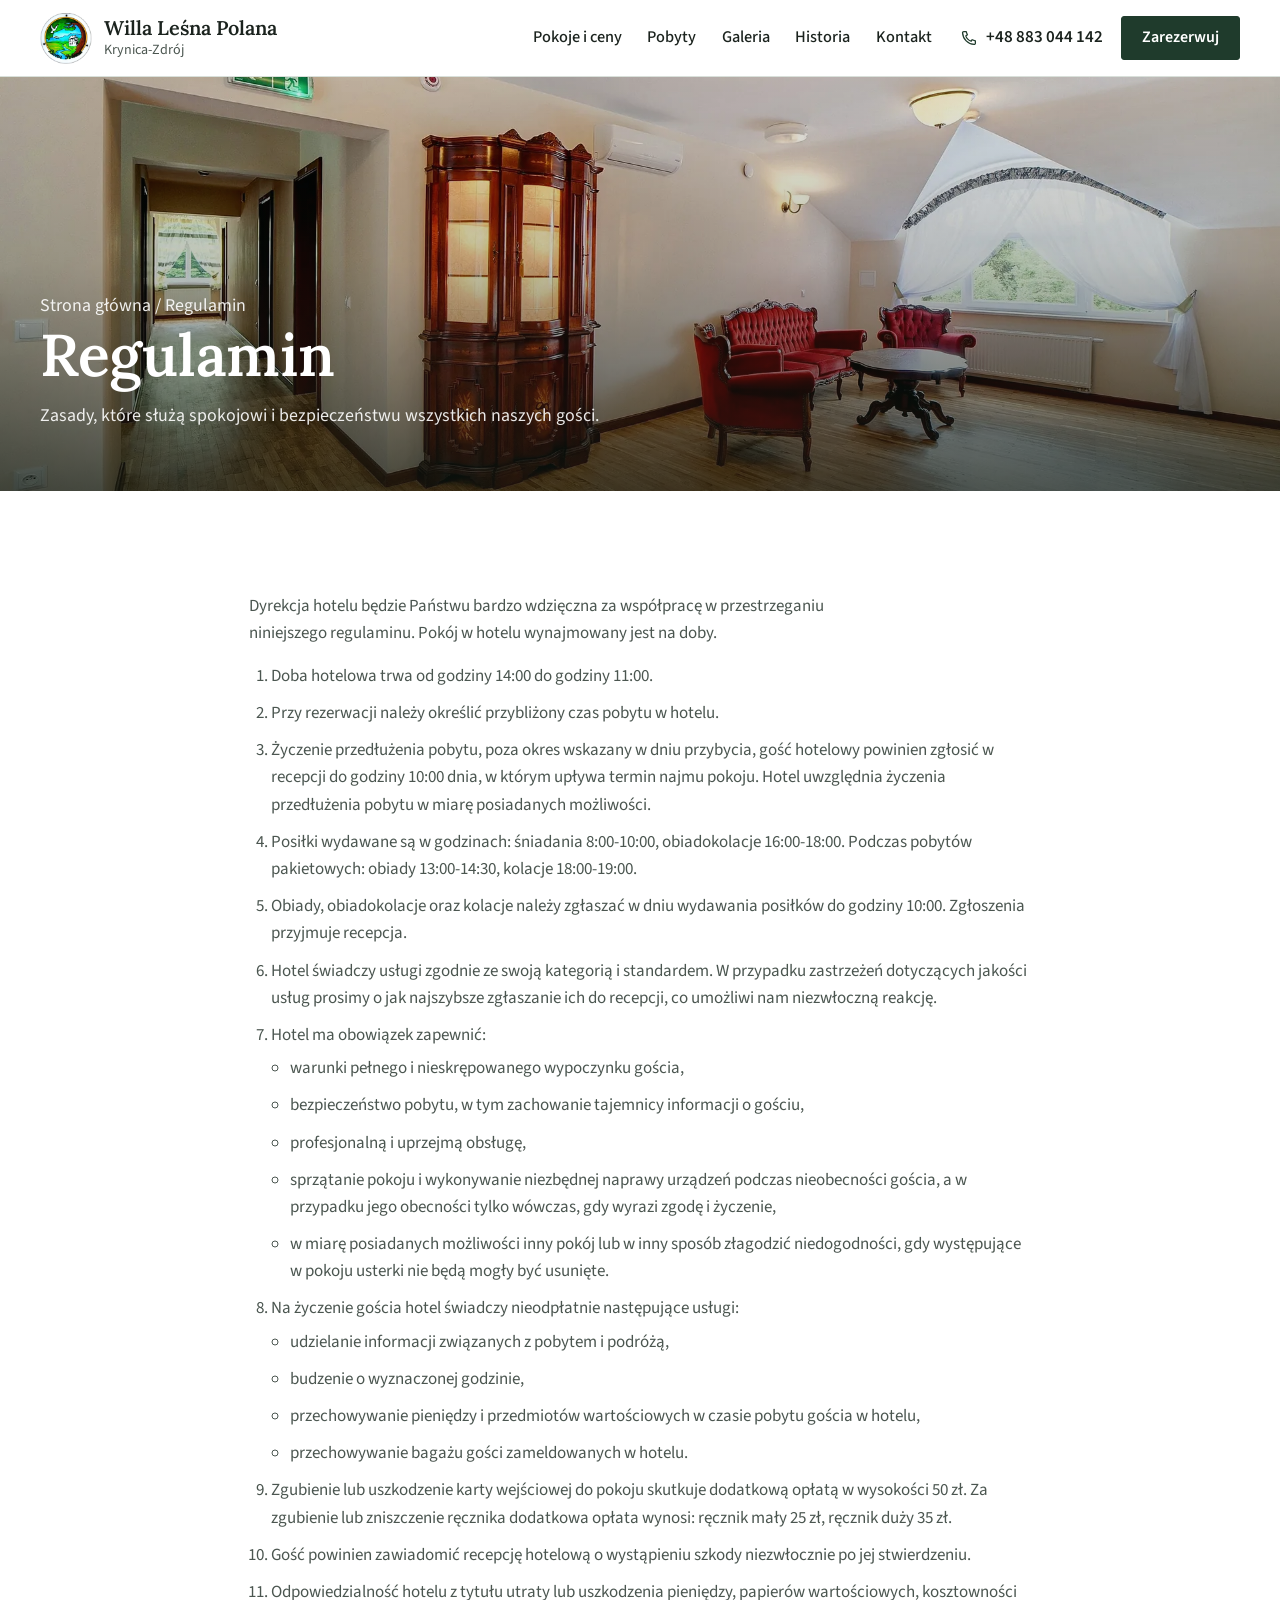
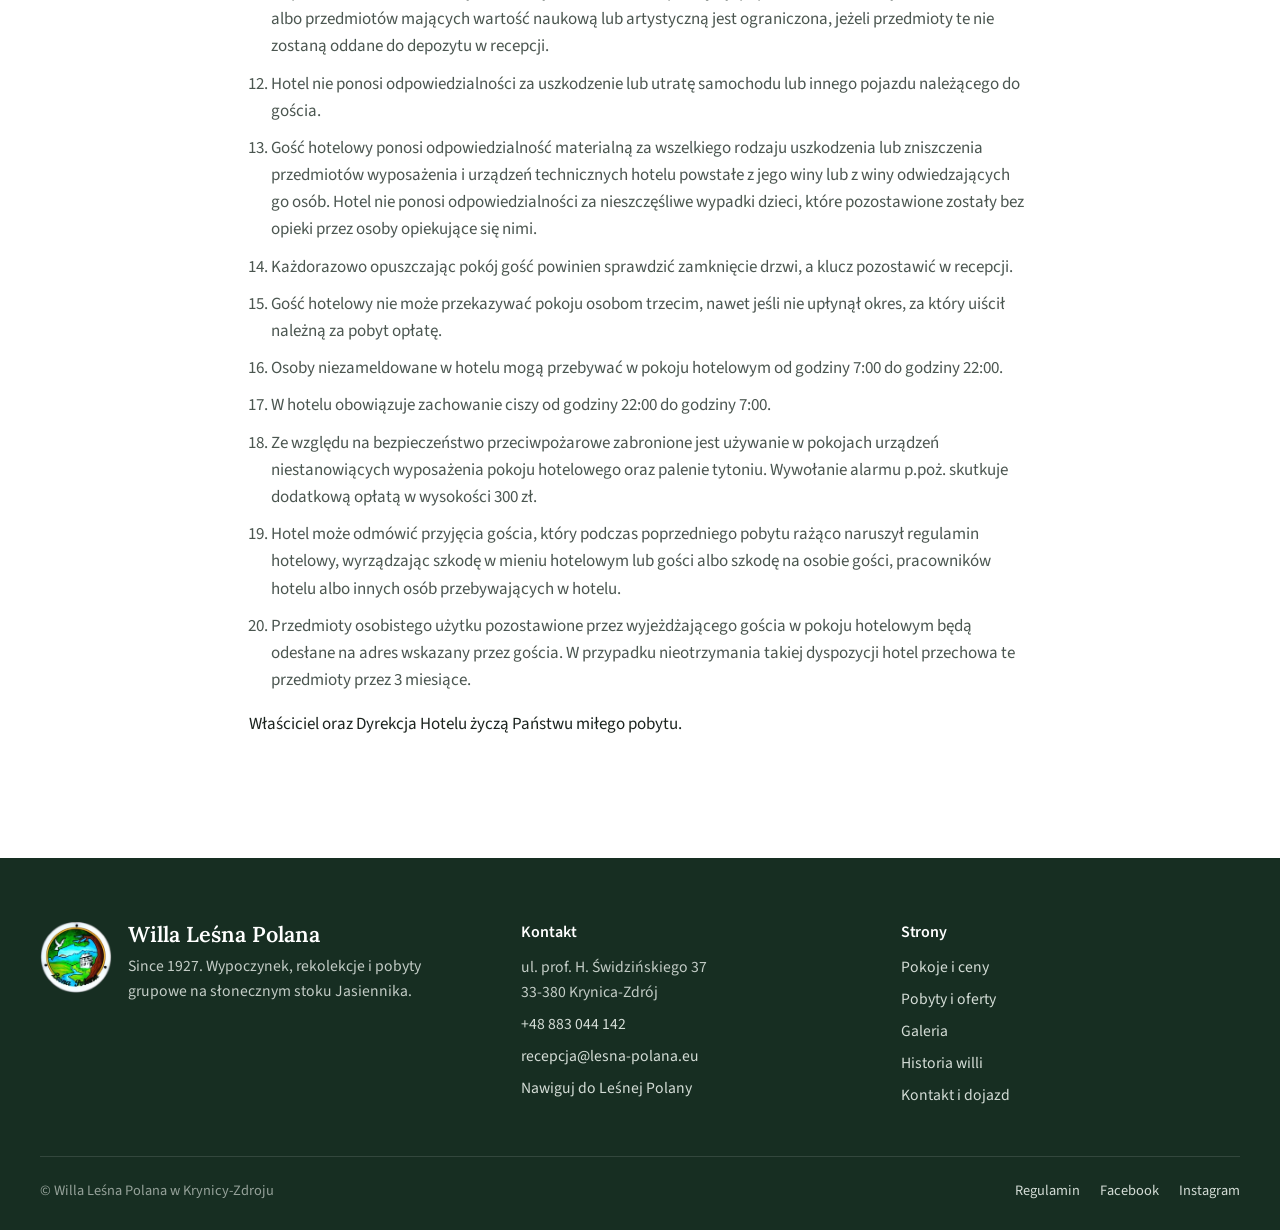
<file: regulamin.html>
<!doctype html>
<html lang="pl">
<head>
<meta charset="utf-8">
<meta name="viewport" content="width=device-width, initial-scale=1, viewport-fit=cover">
<title>Regulamin - Willa Leśna Polana, Krynica-Zdrój</title>
<meta name="description" content="Regulamin hotelowy Willi Leśna Polana w Krynicy-Zdroju.">
<meta name="robots" content="noindex, nofollow">
<meta name="theme-color" content="#1F3B2C">
<link rel="icon" href="img/favicon.png" type="image/png">
<link rel="apple-touch-icon" href="img/apple-touch-icon.png">
<link rel="preload" href="fonts/lora-latin.woff2" as="font" type="font/woff2" crossorigin>
<link rel="preload" href="fonts/ss3-latin.woff2" as="font" type="font/woff2" crossorigin>
<link rel="stylesheet" href="style.css?v=4">
</head>
<body>
<a class="sr" href="#tresc">Przejdź do treści</a>
<header class="top"><div class="wrap top-in">
<a class="marka" href="./" aria-label="Willa Leśna Polana - strona główna"><img src="img/logo-160.webp" width="160" height="157" alt=""><span><b>Willa Leśna Polana</b><small>Krynica-Zdrój</small></span></a>
<nav class="menu" aria-label="Menu główne"><a href="pokoje.html">Pokoje i ceny</a><a href="pobyty.html">Pobyty</a><a href="galeria.html">Galeria</a><a href="historia.html">Historia</a><a href="kontakt.html">Kontakt</a></nav>
<div class="top-akcje"><a class="tel-top" href="tel:+48883044142"><svg viewBox="0 0 24 24" fill="none" stroke="currentColor" stroke-width="1.7" aria-hidden="true"><path d="M5 3.5h3.2l1.6 4.3-2.1 1.4a11 11 0 0 0 7.1 7.1l1.4-2.1 4.3 1.6V19a1.6 1.6 0 0 1-1.7 1.6A16.6 16.6 0 0 1 3.4 5.2 1.6 1.6 0 0 1 5 3.5z"/></svg><span>+48 883 044 142</span></a><a class="btn btn-top" href="https://be-v2.kwhotel.com/pl/983dfe367e34387f0131b2655f2673be/0" target="_blank" rel="noopener" data-kw>Zarezerwuj</a>
<a class="tel-ikona" href="tel:+48883044142" aria-label="Zadzwoń: +48 883 044 142"><svg viewBox="0 0 24 24" fill="none" stroke="currentColor" stroke-width="1.7" aria-hidden="true"><path d="M5 3.5h3.2l1.6 4.3-2.1 1.4a11 11 0 0 0 7.1 7.1l1.4-2.1 4.3 1.6V19a1.6 1.6 0 0 1-1.7 1.6A16.6 16.6 0 0 1 3.4 5.2 1.6 1.6 0 0 1 5 3.5z"/></svg></a>
<button class="burger" type="button" aria-label="Menu" aria-expanded="false" aria-controls="panel"><span></span></button></div>
</div></header>
<div class="panel" id="panel"><nav aria-label="Menu mobilne"><a href="./">Strona główna</a><a href="pokoje.html">Pokoje i ceny</a><a href="pobyty.html">Pobyty</a><a href="galeria.html">Galeria</a><a href="historia.html">Historia</a><a href="kontakt.html">Kontakt</a></nav>
<div class="panel-dol"><a class="btn" href="https://be-v2.kwhotel.com/pl/983dfe367e34387f0131b2655f2673be/0" target="_blank" rel="noopener" data-kw>Zarezerwuj pobyt</a><a class="btn obrys" href="tel:+48883044142"><svg viewBox="0 0 24 24" fill="none" stroke="currentColor" stroke-width="1.7" aria-hidden="true"><path d="M5 3.5h3.2l1.6 4.3-2.1 1.4a11 11 0 0 0 7.1 7.1l1.4-2.1 4.3 1.6V19a1.6 1.6 0 0 1-1.7 1.6A16.6 16.6 0 0 1 3.4 5.2 1.6 1.6 0 0 1 5 3.5z"/></svg>Zadzwoń +48 883 044 142</a><p>ul. prof. H. Świdzińskiego 37, 33-380 Krynica-Zdrój<br><a class="link" href="mailto:recepcja@lesna-polana.eu">recepcja@lesna-polana.eu</a></p></div></div>
<main id="tresc">
<section class="ph-hero"><img style="object-position:50% 50%" src="img/korytarz-1200.webp" srcset="img/korytarz-640.webp 640w, img/korytarz-1200.webp 1200w, img/korytarz-1920.webp 1920w" sizes="100vw" width="1200" height="800" alt="Wnętrze willi" fetchpriority="high"><div class="wrap"><p class="okruszki"><a href="./">Strona główna</a> / Regulamin</p><h1>Regulamin</h1><p>Zasady, które służą spokojowi i bezpieczeństwu wszystkich naszych gości.</p></div></section>
<section class="sec"><div class="wrap tekst"><p class="lead">Dyrekcja hotelu będzie Państwu bardzo wdzięczna za współpracę w przestrzeganiu niniejszego regulaminu. Pokój w hotelu wynajmowany jest na doby.</p><ol><li>Doba hotelowa trwa od godziny 14:00 do godziny 11:00.</li><li>Przy rezerwacji należy określić przybliżony czas pobytu w hotelu.</li><li>Życzenie przedłużenia pobytu, poza okres wskazany w dniu przybycia, gość hotelowy powinien zgłosić w recepcji do godziny 10:00 dnia, w którym upływa termin najmu pokoju. Hotel uwzględnia życzenia przedłużenia pobytu w miarę posiadanych możliwości.</li><li>Posiłki wydawane są w godzinach: śniadania 8:00-10:00, obiadokolacje 16:00-18:00. Podczas pobytów pakietowych: obiady 13:00-14:30, kolacje 18:00-19:00.</li><li>Obiady, obiadokolacje oraz kolacje należy zgłaszać w dniu wydawania posiłków do godziny 10:00. Zgłoszenia przyjmuje recepcja.</li><li>Hotel świadczy usługi zgodnie ze swoją kategorią i standardem. W przypadku zastrzeżeń dotyczących jakości usług prosimy o jak najszybsze zgłaszanie ich do recepcji, co umożliwi nam niezwłoczną reakcję.</li><li>Hotel ma obowiązek zapewnić:<ul><li>warunki pełnego i nieskrępowanego wypoczynku gościa,</li><li>bezpieczeństwo pobytu, w tym zachowanie tajemnicy informacji o gościu,</li><li>profesjonalną i uprzejmą obsługę,</li><li>sprzątanie pokoju i wykonywanie niezbędnej naprawy urządzeń podczas nieobecności gościa, a w przypadku jego obecności tylko wówczas, gdy wyrazi zgodę i życzenie,</li><li>w miarę posiadanych możliwości inny pokój lub w inny sposób złagodzić niedogodności, gdy występujące w pokoju usterki nie będą mogły być usunięte.</li></ul></li><li>Na życzenie gościa hotel świadczy nieodpłatnie następujące usługi:<ul><li>udzielanie informacji związanych z pobytem i podróżą,</li><li>budzenie o wyznaczonej godzinie,</li><li>przechowywanie pieniędzy i przedmiotów wartościowych w czasie pobytu gościa w hotelu,</li><li>przechowywanie bagażu gości zameldowanych w hotelu.</li></ul></li><li>Zgubienie lub uszkodzenie karty wejściowej do pokoju skutkuje dodatkową opłatą w wysokości 50 zł. Za zgubienie lub zniszczenie ręcznika dodatkowa opłata wynosi: ręcznik mały 25 zł, ręcznik duży 35 zł.</li><li>Gość powinien zawiadomić recepcję hotelową o wystąpieniu szkody niezwłocznie po jej stwierdzeniu.</li><li>Odpowiedzialność hotelu z tytułu utraty lub uszkodzenia pieniędzy, papierów wartościowych, kosztowności albo przedmiotów mających wartość naukową lub artystyczną jest ograniczona, jeżeli przedmioty te nie zostaną oddane do depozytu w recepcji.</li><li>Hotel nie ponosi odpowiedzialności za uszkodzenie lub utratę samochodu lub innego pojazdu należącego do gościa.</li><li>Gość hotelowy ponosi odpowiedzialność materialną za wszelkiego rodzaju uszkodzenia lub zniszczenia przedmiotów wyposażenia i urządzeń technicznych hotelu powstałe z jego winy lub z winy odwiedzających go osób. Hotel nie ponosi odpowiedzialności za nieszczęśliwe wypadki dzieci, które pozostawione zostały bez opieki przez osoby opiekujące się nimi.</li><li>Każdorazowo opuszczając pokój gość powinien sprawdzić zamknięcie drzwi, a klucz pozostawić w recepcji.</li><li>Gość hotelowy nie może przekazywać pokoju osobom trzecim, nawet jeśli nie upłynął okres, za który uiścił należną za pobyt opłatę.</li><li>Osoby niezameldowane w hotelu mogą przebywać w pokoju hotelowym od godziny 7:00 do godziny 22:00.</li><li>W hotelu obowiązuje zachowanie ciszy od godziny 22:00 do godziny 7:00.</li><li>Ze względu na bezpieczeństwo przeciwpożarowe zabronione jest używanie w pokojach urządzeń niestanowiących wyposażenia pokoju hotelowego oraz palenie tytoniu. Wywołanie alarmu p.poż. skutkuje dodatkową opłatą w wysokości 300 zł.</li><li>Hotel może odmówić przyjęcia gościa, który podczas poprzedniego pobytu rażąco naruszył regulamin hotelowy, wyrządzając szkodę w mieniu hotelowym lub gości albo szkodę na osobie gości, pracowników hotelu albo innych osób przebywających w hotelu.</li><li>Przedmioty osobistego użytku pozostawione przez wyjeżdżającego gościa w pokoju hotelowym będą odesłane na adres wskazany przez gościa. W przypadku nieotrzymania takiej dyspozycji hotel przechowa te przedmioty przez 3 miesiące.</li></ol><p>Właściciel oraz Dyrekcja Hotelu życzą Państwu miłego pobytu.</p></div></section>
</main>
<footer class="stopka"><div class="wrap">
<div class="stopka-g">
<div class="stopka-o"><div class="stopka-marka"><img src="img/logo-160.webp" width="160" height="157" alt="" loading="lazy"><div><b>Willa Leśna Polana</b><p>Since 1927. Wypoczynek, rekolekcje i pobyty grupowe na słonecznym stoku Jasiennika.</p></div></div></div>
<div><h3>Kontakt</h3><ul><li>ul. prof. H. Świdzińskiego 37<br>33-380 Krynica-Zdrój</li><li><a href="tel:+48883044142">+48 883 044 142</a></li><li><a href="mailto:recepcja@lesna-polana.eu">recepcja@lesna-polana.eu</a></li><li><a href="https://maps.app.goo.gl/4xrkmw174LbVGUfX6" target="_blank" rel="noopener">Nawiguj do Leśnej Polany</a></li></ul></div>
<div><h3>Strony</h3><ul><li><a href="pokoje.html">Pokoje i ceny</a></li><li><a href="pobyty.html">Pobyty i oferty</a></li><li><a href="galeria.html">Galeria</a></li><li><a href="historia.html">Historia willi</a></li><li><a href="kontakt.html">Kontakt i dojazd</a></li></ul></div>
</div>
<div class="stopka-dol"><span>© Willa Leśna Polana w Krynicy-Zdroju</span><nav aria-label="Dodatkowe"><a href="regulamin.html">Regulamin</a><a href="https://www.facebook.com/lesnapolanakrynica/" target="_blank" rel="noopener">Facebook</a><a href="https://www.instagram.com/lesna_polana_krynica/" target="_blank" rel="noopener">Instagram</a></nav></div>
</div></footer>
<div class="mob" id="mob"><a class="btn obrys" href="tel:+48883044142"><svg viewBox="0 0 24 24" fill="none" stroke="currentColor" stroke-width="1.7" aria-hidden="true"><path d="M5 3.5h3.2l1.6 4.3-2.1 1.4a11 11 0 0 0 7.1 7.1l1.4-2.1 4.3 1.6V19a1.6 1.6 0 0 1-1.7 1.6A16.6 16.6 0 0 1 3.4 5.2 1.6 1.6 0 0 1 5 3.5z"/></svg>Zadzwoń</a><a class="btn" href="https://be-v2.kwhotel.com/pl/983dfe367e34387f0131b2655f2673be/0" target="_blank" rel="noopener" data-kw>Zarezerwuj pobyt</a></div>
<div class="lb" id="lb" role="dialog" aria-modal="true" aria-label="Powiększone zdjęcie"><span class="lb-licz"></span><figure><img alt=""><figcaption></figcaption></figure>
<button class="lb-x" type="button" aria-label="Zamknij"><svg viewBox="0 0 24 24" fill="none" stroke="currentColor" stroke-width="1.8"><path d="M5 5l14 14M19 5L5 19"/></svg></button>
<button class="lb-p" type="button" aria-label="Poprzednie"><svg viewBox="0 0 24 24" fill="none" stroke="currentColor" stroke-width="1.8"><path d="M15 4l-8 8 8 8"/></svg></button>
<button class="lb-n" type="button" aria-label="Następne"><svg viewBox="0 0 24 24" fill="none" stroke="currentColor" stroke-width="1.8"><path d="M9 4l8 8-8 8"/></svg></button></div>
<script src="app.js?v=4" defer></script>
</body>
</html>
</file>
<file: style.css>
@font-face{font-family:Lora;font-style:normal;font-weight:400 700;font-display:swap;src:url(fonts/lora-latin-ext.woff2) format("woff2");unicode-range:U+0100-02BA,U+02BD-02C5,U+02C7-02CC,U+02CE-02D7,U+02DD-02FF,U+0304,U+0308,U+0329,U+1D00-1DBF,U+1E00-1E9F,U+1EF2-1EFF,U+2020,U+20A0-20AB,U+20AD-20C0,U+2113,U+2C60-2C7F,U+A720-A7FF}
@font-face{font-family:Lora;font-style:normal;font-weight:400 700;font-display:swap;src:url(fonts/lora-latin.woff2) format("woff2");unicode-range:U+0000-00FF,U+0131,U+0152-0153,U+02BB-02BC,U+02C6,U+02DA,U+02DC,U+0304,U+0308,U+0329,U+2000-206F,U+20AC,U+2122,U+2191,U+2193,U+2212,U+2215,U+FEFF,U+FFFD}
@font-face{font-family:Lora;font-style:italic;font-weight:400 700;font-display:swap;src:url(fonts/lora-i-latin-ext.woff2) format("woff2");unicode-range:U+0100-02BA,U+02BD-02C5,U+02C7-02CC,U+02CE-02D7,U+02DD-02FF,U+0304,U+0308,U+0329,U+1D00-1DBF,U+1E00-1E9F,U+1EF2-1EFF,U+2020,U+20A0-20AB,U+20AD-20C0,U+2113,U+2C60-2C7F,U+A720-A7FF}
@font-face{font-family:Lora;font-style:italic;font-weight:400 700;font-display:swap;src:url(fonts/lora-i-latin.woff2) format("woff2");unicode-range:U+0000-00FF,U+0131,U+0152-0153,U+02BB-02BC,U+02C6,U+02DA,U+02DC,U+0304,U+0308,U+0329,U+2000-206F,U+20AC,U+2122,U+2191,U+2193,U+2212,U+2215,U+FEFF,U+FFFD}
@font-face{font-family:"Source Sans 3";font-style:normal;font-weight:400 700;font-display:swap;src:url(fonts/ss3-latin-ext.woff2) format("woff2");unicode-range:U+0100-02BA,U+02BD-02C5,U+02C7-02CC,U+02CE-02D7,U+02DD-02FF,U+0304,U+0308,U+0329,U+1D00-1DBF,U+1E00-1E9F,U+1EF2-1EFF,U+2020,U+20A0-20AB,U+20AD-20C0,U+2113,U+2C60-2C7F,U+A720-A7FF}
@font-face{font-family:"Source Sans 3";font-style:normal;font-weight:400 700;font-display:swap;src:url(fonts/ss3-latin.woff2) format("woff2");unicode-range:U+0000-00FF,U+0131,U+0152-0153,U+02BB-02BC,U+02C6,U+02DA,U+02DC,U+0304,U+0308,U+0329,U+2000-206F,U+20AC,U+2122,U+2191,U+2193,U+2212,U+2215,U+FEFF,U+FFFD}

:root{
  --bg:#fff;--bg2:#F0F3F0;--ink:#1B231E;--ink2:#4B5650;--line:#D9E0DA;
  --green:#1F3B2C;--green-h:#2A4D3A;--green-d:#172E22;--gold:#B8871B;--gold-l:#E0B85A;
  --serif:Lora,Georgia,"Times New Roman",serif;--sans:"Source Sans 3",system-ui,-apple-system,"Segoe UI",sans-serif;
  --hh:76px;--wrap:1240px;--pad:clamp(16px,4vw,40px);--r:3px;
}
*,*::before,*::after{box-sizing:border-box}
html{-webkit-text-size-adjust:100%;scroll-behavior:smooth;scroll-padding-top:calc(var(--hh) + 12px)}
body{margin:0;background:var(--bg);color:var(--ink);font:400 17px/1.6 var(--sans);-webkit-font-smoothing:antialiased;text-rendering:optimizeLegibility;overflow-x:clip}
img{display:block;max-width:100%;height:auto}
a{color:inherit}
p{margin:0 0 1em}
h1,h2,h3{font-family:var(--serif);font-weight:600;line-height:1.14;margin:0 0 .5em;letter-spacing:-.005em;color:var(--ink)}
h1{font-size:clamp(2.1rem,4.6vw,4rem)}
h2{font-size:clamp(1.75rem,3.1vw,2.7rem)}
h3{font-size:clamp(1.25rem,1.7vw,1.5rem);font-weight:600}
strong{font-weight:600}
:focus-visible{outline:2px solid var(--gold);outline-offset:3px}
.wrap{width:min(var(--wrap),100% - 2*var(--pad));margin-inline:auto}
.wrap-w{width:min(1440px,100% - 2*var(--pad));margin-inline:auto}
.lead{font-size:clamp(1.06rem,1.25vw,1.22rem);color:var(--ink2);line-height:1.55;max-width:38em}
.sr{position:absolute;width:1px;height:1px;overflow:hidden;clip:rect(0 0 0 0);white-space:nowrap}
.sec{padding:clamp(64px,8vw,120px) 0}
.sec.alt{background:var(--bg2)}
.sec-top{display:flex;align-items:flex-end;justify-content:space-between;gap:24px 40px;flex-wrap:wrap;margin-bottom:clamp(28px,3.4vw,48px)}
.sec-top h2{margin:0}
.sec-top p{margin:.6em 0 0;max-width:36em;color:var(--ink2)}
.sec-top>div{min-width:0}

/* przyciski */
.btn{display:inline-flex;align-items:center;justify-content:center;gap:.55em;min-height:50px;padding:0 26px;border-radius:var(--r);background:var(--green);color:#fff;font:600 1rem/1.1 var(--sans);text-decoration:none;border:1px solid var(--green);cursor:pointer;transition:background .2s,border-color .2s,color .2s;white-space:nowrap}
.btn:hover{background:var(--green-h);border-color:var(--green-h)}
.btn.jasny{background:#fff;color:var(--green);border-color:#fff}
.btn.jasny:hover{background:#EAF0EB;border-color:#EAF0EB}
.btn.obrys{background:transparent;color:var(--green);border-color:var(--green)}
.btn.obrys:hover{background:var(--green);color:#fff}
.btn.obrys-b{background:transparent;color:#fff;border-color:rgba(255,255,255,.75)}
.btn.obrys-b:hover{background:#fff;color:var(--green)}
.btn svg{width:18px;height:18px;flex:none}
.link{font-weight:600;color:var(--green);text-decoration:none;border-bottom:1px solid currentColor;padding-bottom:1px}
.link:hover{color:var(--gold)}
.link-strz{display:inline-flex;align-items:center;gap:.45em;font-weight:600;color:var(--green);text-decoration:none}
.link-strz::after{content:"";width:18px;height:1.5px;background:currentColor;transition:width .2s}
.link-strz:hover::after{width:28px}

/* naglowek */
.top{position:sticky;top:0;z-index:50;background:rgba(255,255,255,.97);backdrop-filter:saturate(1.4) blur(8px);border-bottom:1px solid var(--line)}
.top-in{height:var(--hh);display:flex;align-items:center;gap:28px}
.marka{display:flex;align-items:center;gap:12px;text-decoration:none;color:var(--ink);flex:none;min-width:0}
.marka img{width:52px;height:51px}
.marka b{display:block;font:600 1.24rem/1.1 var(--serif)}
.marka small{display:block;font-size:.88rem;color:var(--ink2);margin-top:3px;line-height:1.2}
.menu{display:flex;align-items:center;gap:clamp(18px,2vw,32px);margin-left:auto}
.menu a{font-weight:500;font-size:1.02rem;text-decoration:none;color:var(--ink);padding:6px 0;border-bottom:1.5px solid transparent;white-space:nowrap}
.menu a:hover,.menu a[aria-current]{border-bottom-color:var(--gold)}
.top-akcje{display:flex;align-items:center;gap:18px;flex:none}
.tel-top{display:flex;align-items:center;gap:8px;text-decoration:none;font-weight:600;white-space:nowrap}
.tel-top svg{width:18px;height:18px;color:var(--green)}
.top .btn{min-height:44px;padding:0 20px}
.burger,.tel-ikona{display:none}

/* menu mobilne */
.panel{position:fixed;inset:var(--hh) 0 0 0;background:#fff;z-index:49;padding:28px var(--pad) 32px;display:flex;flex-direction:column;overflow-y:auto;transform:translateY(-8px);opacity:0;visibility:hidden;transition:opacity .22s,transform .22s,visibility 0s .22s}
.panel.otw{opacity:1;transform:none;visibility:visible;transition:opacity .22s,transform .22s}
.panel nav a{display:block;font:500 1.6rem/1.2 var(--serif);text-decoration:none;padding:13px 0;border-bottom:1px solid var(--line)}
.panel nav a[aria-current]{color:var(--green)}
.panel-dol{margin-top:auto;padding-top:28px;display:grid;gap:12px}
.panel-dol .btn{width:100%}
.panel-dol p{margin:6px 0 0;color:var(--ink2);font-size:.98rem;line-height:1.5}
body.menu-otw{overflow:hidden}

/* hero: tekst po lewej na bieli, zdjecie po prawej */
.hero{position:relative;min-height:calc(100svh - var(--hh));display:grid;grid-template-columns:minmax(0,5fr) minmax(0,7fr);background:#fff;overflow:hidden}
.hero-foto{position:relative;margin:0;grid-column:2;grid-row:1;min-height:100%}
.hero-foto img{position:absolute;inset:0;width:100%;height:100%;object-fit:cover;object-position:38% 50%}
.hero-in{grid-column:1;grid-row:1;align-self:center;width:auto;margin:0;padding:40px clamp(32px,4vw,72px) 40px max(var(--pad),calc((100vw - var(--wrap))/2))}
.hero h1{max-width:12em;margin-bottom:.4em;font-size:clamp(2.3rem,3.2vw,3.6rem);line-height:1.08}
.hero .lead{max-width:27em;margin-bottom:1.6em}
.hero-cta{display:flex;flex-wrap:wrap;gap:14px;align-items:center}
.hero-cta .btn{min-height:54px;padding:0 28px;font-size:1.04rem}
.hero .btn.obrys-b{background:transparent;color:var(--green);border-color:var(--green)}
.hero .btn.obrys-b:hover{background:var(--green);color:#fff}
.hero-jubi{display:flex;align-items:center;gap:18px;margin-top:clamp(28px,5vh,56px);padding-top:clamp(20px,3vh,28px);border-top:1px solid var(--line);text-decoration:none;color:var(--ink2);max-width:27em;line-height:1.45}
.hero-jubi svg{width:86px;height:86px;flex:none}
.hero-jubi b{display:block;color:var(--ink);font:600 1.08rem/1.3 var(--serif);margin-bottom:2px}
.hero-jubi:hover b{color:var(--green)}

/* pasek terminu */
.termin{background:#fff;border-bottom:1px solid var(--line)}
.termin form{display:grid;grid-template-columns:auto minmax(0,1fr) minmax(0,1fr) minmax(0,.8fr) auto;align-items:end;gap:0 20px;padding:26px 0}
.termin h2{font-size:1.32rem;margin:0 18px 13px 0;white-space:nowrap}
.pole{display:flex;flex-direction:column;gap:6px;min-width:0}
.pole label{font-size:.9rem;font-weight:600;color:var(--ink2)}
.pole input,.pole select{height:50px;width:100%;min-width:0;border:1px solid #C3CDC6;border-radius:var(--r);background:#fff;padding:0 14px;font:500 1rem var(--sans);color:var(--ink);appearance:none;-webkit-appearance:none}
.pole select{background-image:url("data:image/svg+xml,%3Csvg xmlns='http://www.w3.org/2000/svg' width='12' height='8'%3E%3Cpath d='M1 1l5 5 5-5' fill='none' stroke='%231F3B2C' stroke-width='1.6'/%3E%3C/svg%3E");background-repeat:no-repeat;background-position:right 14px center;padding-right:36px}
.pole input:focus,.pole select:focus{outline:none;border-color:var(--green);box-shadow:0 0 0 3px rgba(31,59,44,.14)}
.termin .btn{height:50px}
.termin-info{grid-column:1/-1;margin:12px 0 0;font-size:.92rem;color:var(--ink2)}
.termin-blad{color:#9B2C1F;font-weight:600}

/* wstep */
.wstep{display:grid;grid-template-columns:minmax(0,1fr) minmax(0,1.15fr);gap:clamp(32px,6vw,96px);align-items:center}
.wstep-txt p{color:var(--ink2)}
.wstep-txt p.lead{color:var(--ink)}
.udog{list-style:none;padding:0;margin:28px 0 0;display:grid;grid-template-columns:repeat(2,minmax(0,1fr));gap:0 28px;border-top:1px solid var(--line)}
.udog li{padding:13px 0 13px 30px;border-bottom:1px solid var(--line);position:relative;font-weight:500}
.udog li::before{content:"";position:absolute;left:2px;top:50%;width:14px;height:14px;margin-top:-7px;border:1.5px solid var(--gold);border-radius:50%}
.wstep-foto{display:grid;grid-template-columns:minmax(0,1.35fr) minmax(0,1fr);gap:14px;align-items:end}
.wstep-foto figure{margin:0}
.wstep-foto img{width:100%;object-fit:cover;border-radius:var(--r)}
.wstep-foto .f1 img{aspect-ratio:4/5}
.wstep-foto .f2 img{aspect-ratio:3/4}
figcaption{font-size:.9rem;color:var(--ink2);margin-top:9px;line-height:1.4}

/* pokoje - lista */
.pokoje-rz{display:grid;grid-template-columns:repeat(5,minmax(0,1fr));gap:20px}
.pokoj{text-decoration:none;color:inherit;display:flex;flex-direction:column;min-width:0}
.pokoj .ph{overflow:hidden;border-radius:var(--r);background:var(--bg2)}
.pokoj img{width:100%;aspect-ratio:4/5;object-fit:cover;transition:transform .6s cubic-bezier(.2,.7,.2,1)}
.pokoj:hover img{transform:scale(1.035)}
.pokoj h3{margin:16px 0 4px;font-size:1.26rem}
.pokoj p{margin:0;color:var(--ink2);font-size:.98rem;line-height:1.45}
.pokoj .cena{margin-top:8px;color:var(--ink);font-weight:600}
.przypis{font-size:.92rem;color:var(--ink2);margin:24px 0 0}

/* jubileusz */
.jubi{background:var(--green);color:#E9EFEA;position:relative;overflow:hidden}
.jubi h2,.jubi h3{color:#fff}
.jubi-in{display:grid;grid-template-columns:minmax(0,1fr) minmax(0,1fr);gap:clamp(32px,6vw,96px);align-items:center}
.jubi-txt p{color:rgba(233,239,234,.86)}
.jubi-txt .lead{color:#fff}
.jubi-glowa{display:flex;align-items:center;gap:26px;margin-bottom:26px}
.jubi-glowa svg{width:132px;height:132px;flex:none}
.jubi-glowa h2{margin:0}
.jubi-foto{position:relative;margin:0}
.jubi-foto img{width:100%;aspect-ratio:5/4;object-fit:cover;border-radius:var(--r)}
.jubi-foto figcaption{color:rgba(233,239,234,.7)}
.jubi .link-strz{color:var(--gold-l)}
.jubi-fakty{list-style:none;padding:0;margin:26px 0 30px;border-top:1px solid rgba(255,255,255,.16)}
.jubi-fakty li{padding:12px 0;border-bottom:1px solid rgba(255,255,255,.16);display:grid;grid-template-columns:8.5em minmax(0,1fr);gap:16px;line-height:1.45}
.jubi-fakty b{font:600 1.02rem/1.45 var(--serif);color:var(--gold-l)}

/* pobyty kafle */
.kafle{display:grid;grid-template-columns:repeat(3,minmax(0,1fr));gap:20px}
.kafel{position:relative;display:block;overflow:hidden;border-radius:var(--r);color:#fff;text-decoration:none;min-width:0;background:#24332a}
.kafel img{width:100%;aspect-ratio:4/3;object-fit:cover;transition:transform .7s cubic-bezier(.2,.7,.2,1)}
.kafel:hover img{transform:scale(1.04)}
.kafel::after{content:"";position:absolute;inset:0;background:linear-gradient(0deg,rgba(12,22,16,.84) 0%,rgba(12,22,16,.35) 46%,rgba(12,22,16,0) 72%)}
.kafel-t{position:absolute;left:0;right:0;bottom:0;padding:22px 24px;z-index:1}
.kafel h3{color:#fff;margin:0 0 4px;font-size:1.42rem}
.kafel p{margin:0;color:rgba(255,255,255,.88);font-size:.98rem;line-height:1.45}

/* relaks */
.relaks{display:grid;grid-template-columns:minmax(0,1.1fr) minmax(0,1fr);gap:clamp(32px,6vw,96px);align-items:start}
.relaks-foto{display:grid;grid-template-columns:minmax(0,1fr) minmax(0,1fr);gap:14px}
.relaks-foto figure{margin:0}
.relaks-foto .duze{grid-column:1/-1}
.relaks-foto img{width:100%;object-fit:cover;border-radius:var(--r);aspect-ratio:3/2}
.cennik-l{list-style:none;padding:0;margin:22px 0 0;border-top:1px solid var(--line)}
.cennik-l li{display:flex;justify-content:space-between;gap:16px;padding:13px 0;border-bottom:1px solid var(--line)}
.cennik-l li span:last-child{font-weight:600;white-space:nowrap}
.cennik-l li span:first-child{min-width:0}

/* opinie */
.opinie{display:grid;grid-template-columns:repeat(3,minmax(0,1fr));gap:clamp(24px,3.5vw,56px)}
.opinia{margin:0;padding-top:26px;border-top:2px solid var(--green);display:flex;flex-direction:column}
.opinia blockquote{margin:0 0 18px;font:400 1.13rem/1.6 var(--serif);color:var(--ink)}
.opinia figcaption{margin-top:auto;font-size:.96rem;color:var(--ink2)}
.opinia figcaption b{display:block;color:var(--ink);font-weight:600;font-size:1rem}
.gwiazdy{color:var(--gold);letter-spacing:2px;font-size:1rem;margin-bottom:12px}

/* nagrody */
.nagrody{display:grid;grid-template-columns:minmax(0,.8fr) minmax(0,1.2fr);gap:clamp(32px,6vw,96px);align-items:center;margin-top:clamp(56px,7vw,100px);padding-top:clamp(48px,6vw,80px);border-top:1px solid var(--line)}
.nagrody figure{margin:0;display:flex;justify-content:center}
.nagrody figure img{width:min(100%,360px);box-shadow:0 18px 50px rgba(20,30,24,.18);border-radius:2px}
.nagr-lista{list-style:none;padding:0;margin:22px 0 0;border-top:1px solid var(--line)}
.nagr-lista li{display:grid;grid-template-columns:56px minmax(0,1fr);gap:16px;align-items:center;padding:12px 0;border-bottom:1px solid var(--line);line-height:1.4}
.nagr-lista img{width:56px;height:56px;object-fit:contain}
.nagr-lista span{color:var(--ink2);font-size:.96rem}
.nagr-lista b{display:block;color:var(--ink);font-weight:600}

/* polozenie */
.polozenie{display:grid;grid-template-columns:minmax(0,1.25fr) minmax(0,1fr);gap:clamp(32px,6vw,96px);align-items:center}
.polozenie figure{margin:0}
.polozenie img{width:100%;aspect-ratio:3/2;object-fit:cover;border-radius:var(--r)}
.atr{display:grid;grid-template-columns:repeat(4,minmax(0,1fr));gap:20px;margin-top:clamp(40px,5vw,64px)}
.atr figure{margin:0;min-width:0}
.atr img{width:100%;aspect-ratio:3/2;object-fit:cover;border-radius:var(--r)}
.atr figcaption{color:var(--ink);font-weight:600;font-size:1rem}
.atr figcaption span{display:block;font-weight:400;color:var(--ink2);font-size:.94rem}

/* cta pas */
.cta-pas{position:relative;color:#fff;overflow:hidden;background:#24332a}
.cta-pas img{position:absolute;inset:0;width:100%;height:100%;object-fit:cover}
.cta-pas::before{content:"";position:absolute;inset:0;background:rgba(14,26,19,.58);z-index:1}
.cta-pas .wrap{position:relative;z-index:2;padding:clamp(72px,10vw,140px) 0;text-align:center}
.cta-pas h2{color:#fff;max-width:16em;margin-inline:auto}
.cta-pas p{color:rgba(255,255,255,.9);max-width:34em;margin:0 auto 28px;font-size:1.1rem}
.cta-pas .hero-cta{justify-content:center}

/* stopka */
.stopka{background:var(--green-d);color:rgba(233,239,234,.82);padding:64px 0 28px;font-size:.98rem}
.stopka a{text-decoration:none;color:rgba(233,239,234,.9)}
.stopka a:hover{color:#fff}
.stopka-g{display:grid;grid-template-columns:minmax(0,1.3fr) minmax(0,1fr) minmax(0,1fr);gap:40px}
.stopka-marka{display:flex;gap:16px;align-items:flex-start}
.stopka-marka img{width:72px;height:71px;flex:none}
.stopka-marka b{display:block;font:600 1.35rem/1.2 var(--serif);color:#fff;margin-bottom:6px}
.stopka h3{font:600 1rem/1.3 var(--sans);color:#fff;margin:0 0 12px}
.stopka ul{list-style:none;padding:0;margin:0;display:grid;gap:7px}
.stopka p{margin:0 0 6px}
.stopka-dol{display:flex;justify-content:space-between;gap:12px 28px;flex-wrap:wrap;margin-top:48px;padding-top:22px;border-top:1px solid rgba(255,255,255,.12);font-size:.9rem;color:rgba(233,239,234,.6)}
.stopka-dol nav{display:flex;gap:20px;flex-wrap:wrap}

/* pasek mobilny */
.mob{display:none}

/* podstrony */
.ph-hero{position:relative;color:#fff;background:#24332a;overflow:hidden;min-height:clamp(320px,46vh,480px);display:flex;align-items:flex-end}
.ph-hero img{position:absolute;inset:0;width:100%;height:100%;object-fit:cover}
.ph-hero::after{content:"";position:absolute;inset:0;background:linear-gradient(0deg,rgba(12,22,16,.72) 0%,rgba(12,22,16,.25) 55%,rgba(12,22,16,.1) 100%)}
.ph-hero .wrap{position:relative;z-index:1;padding:56px 0 clamp(36px,5vw,60px)}
.ph-hero h1{color:#fff;margin:0 0 .25em}
.ph-hero p{color:rgba(255,255,255,.9);max-width:36em;margin:0;font-size:1.12rem}
.okruszki{font-size:.92rem;color:rgba(255,255,255,.8);margin-bottom:12px}
.okruszki a{text-decoration:none}
.okruszki a:hover{text-decoration:underline}

/* pokoje - podstrona */
.pk{display:grid;grid-template-columns:minmax(0,1.35fr) minmax(0,1fr);gap:clamp(28px,5vw,80px);align-items:center;padding:clamp(40px,5vw,72px) 0;border-bottom:1px solid var(--line)}
.pk:first-child{padding-top:0}
.pk:last-child{border-bottom:0;padding-bottom:0}
.pk.odwr .pk-foto{order:2}
.pk-foto{display:grid;grid-template-columns:minmax(0,2fr) minmax(0,1fr);gap:12px;min-width:0}
.pk-foto a{display:block;overflow:hidden;border-radius:var(--r)}
.pk-foto img{width:100%;height:100%;object-fit:cover;aspect-ratio:4/3;transition:transform .6s}
.pk-foto a:hover img{transform:scale(1.03)}
.pk-foto .boczne{display:grid;gap:12px;grid-template-rows:1fr 1fr}
.pk-foto .boczne img{aspect-ratio:auto}
.pk-foto.jedno{grid-template-columns:minmax(0,1fr)}
.pk h2{font-size:clamp(1.6rem,2.4vw,2.2rem);margin-bottom:.3em}
.pk .osob{color:var(--ink2);margin-bottom:16px}
.pk ul{list-style:none;padding:0;margin:0 0 22px;display:grid;grid-template-columns:repeat(2,minmax(0,1fr));gap:6px 20px}
.pk ul li{padding-left:18px;position:relative;line-height:1.45}
.pk ul li::before{content:"";position:absolute;left:0;top:.62em;width:7px;height:7px;border-radius:50%;background:var(--gold)}
.pk-cena{display:flex;align-items:baseline;gap:8px;flex-wrap:wrap;margin-bottom:20px}
.pk-cena b{font:600 1.7rem/1 var(--serif);color:var(--green)}
.pk-cena span{color:var(--ink2)}
.pk-akcje{display:flex;gap:12px 22px;flex-wrap:wrap;align-items:center}

/* cennik */
.tab-wrap{border-top:2px solid var(--green)}
table.cennik{width:100%;border-collapse:collapse;font-variant-numeric:tabular-nums}
.cennik th,.cennik td{padding:14px 12px;text-align:right;border-bottom:1px solid var(--line);white-space:nowrap}
.cennik th:first-child,.cennik td:first-child{text-align:left;padding-left:0}
.cennik thead th{font:600 .95rem/1.3 var(--sans);color:var(--ink2);vertical-align:bottom;white-space:normal}
.cennik tbody th{font-weight:600}
.cennik tr.teraz{background:#E7EEE8}
.cennik tr.teraz th::after{content:"obecny sezon";display:block;font-weight:500;font-size:.84rem;color:var(--green)}
.sezony{display:none}
.info-g{display:grid;grid-template-columns:repeat(3,minmax(0,1fr));gap:clamp(24px,4vw,56px);margin-top:clamp(40px,5vw,64px)}
.info-g h3{font-size:1.3rem}
.info-g p,.info-g li{color:var(--ink2)}
.info-g ul{padding-left:1.1em;margin:0}
.info-g li{margin-bottom:6px}

/* pobyty podstrona */
.of{display:grid;grid-template-columns:minmax(0,1fr) minmax(0,1.1fr);gap:clamp(28px,5vw,80px);align-items:start;padding:clamp(48px,6vw,88px) 0;border-bottom:1px solid var(--line)}
.of:first-of-type{padding-top:0}
.of.odwr figure{order:2}
.of figure{margin:0;position:sticky;top:calc(var(--hh) + 24px)}
.of figure img{width:100%;aspect-ratio:4/3;object-fit:cover;border-radius:var(--r)}
.of h2{font-size:clamp(1.6rem,2.5vw,2.3rem)}
.of p{color:var(--ink2)}
.of ul{padding-left:1.15em;margin:0 0 1.2em;color:var(--ink2)}
.of li{margin-bottom:6px}
.pakiet{border-top:1px solid var(--line);border-bottom:1px solid var(--line);padding:18px 0;margin:22px 0}
.pakiet h3{font-size:1.2rem;margin-bottom:6px}
.pakiet p{margin:0 0 6px}
.pakiet .pk-cena{margin:8px 0 0}
.pakiet .pk-cena b{font-size:1.4rem}
.of-nav{display:flex;flex-wrap:wrap;gap:10px 26px;padding:22px 0;border-bottom:1px solid var(--line);margin-bottom:clamp(40px,5vw,72px)}
.of-nav a{text-decoration:none;font-weight:600;color:var(--green)}
.of-nav a:hover{color:var(--gold)}
.wydarzenia{list-style:none;padding:0;margin:0;border-top:1px solid var(--line)}
.wydarzenia li{display:grid;grid-template-columns:12em minmax(0,1fr);gap:20px;padding:18px 0;border-bottom:1px solid var(--line)}
.wydarzenia b{font-family:var(--serif);font-weight:600;color:var(--ink)}
.wydarzenia span{color:var(--ink2)}
.wydarzenia time{color:var(--ink2)}

/* galeria */
.gal-sekcja{margin-bottom:clamp(48px,6vw,88px)}
.gal-sekcja:last-child{margin-bottom:0}
.gal-sekcja h2{font-size:clamp(1.5rem,2.2vw,2rem)}
.galeria{display:grid;grid-template-columns:repeat(4,minmax(0,1fr));gap:12px}
.galeria a{display:block;overflow:hidden;border-radius:var(--r);background:var(--bg2);position:relative}
.galeria img{width:100%;aspect-ratio:3/2;object-fit:cover;transition:transform .6s cubic-bezier(.2,.7,.2,1)}
.galeria a:hover img{transform:scale(1.04)}
.galeria a.szer{grid-column:span 2;grid-row:span 2}
.galeria a.szer img{height:100%}
.galeria a.pion{grid-row:span 2}
.galeria a.pion img{height:100%;aspect-ratio:auto}

/* lightbox */
.lb{position:fixed;inset:0;z-index:100;background:rgba(10,16,12,.94);display:none;align-items:center;justify-content:center;touch-action:pan-y}
.lb.otw{display:flex}
.lb figure{margin:0;max-width:min(92vw,1600px);display:flex;flex-direction:column;align-items:center}
.lb img{max-width:100%;max-height:calc(100svh - 140px);object-fit:contain;border-radius:2px;user-select:none}
.lb figcaption{color:rgba(255,255,255,.82);text-align:center;margin-top:14px;font-size:.98rem;padding:0 16px}
.lb button{position:absolute;background:rgba(255,255,255,.1);border:0;color:#fff;width:52px;height:52px;border-radius:50%;cursor:pointer;display:flex;align-items:center;justify-content:center;transition:background .2s}
.lb button:hover{background:rgba(255,255,255,.22)}
.lb button svg{width:22px;height:22px}
.lb .lb-x{top:18px;right:18px}
.lb .lb-p{left:18px;top:50%;margin-top:-26px}
.lb .lb-n{right:18px;top:50%;margin-top:-26px}
.lb .lb-licz{position:absolute;top:30px;left:24px;color:rgba(255,255,255,.7);font-size:.95rem}

/* historia */
.hist{display:grid;grid-template-columns:minmax(0,1fr) minmax(0,1fr);gap:clamp(32px,6vw,96px);align-items:center}
.hist figure{margin:0}
.hist img{width:100%;border-radius:var(--r);object-fit:cover}
.hist p{color:var(--ink2)}
.hist .lead{color:var(--ink)}
.archiwum{display:grid;grid-template-columns:repeat(3,minmax(0,1fr));gap:20px}
.arch-ramka{aspect-ratio:4/3;border:1px solid #C8D1CA;background:repeating-linear-gradient(135deg,#F7F9F7 0 10px,#F0F3F0 10px 20px);display:flex;align-items:center;justify-content:center;text-align:center;padding:20px;color:var(--ink2);font-size:.96rem;line-height:1.45;border-radius:var(--r)}
.arch-ramka span{display:block;font:600 1.1rem/1.3 var(--serif);color:var(--ink);margin-bottom:4px}
.jubi-duzy{display:grid;grid-template-columns:auto minmax(0,1fr);gap:clamp(28px,5vw,72px);align-items:center}
.jubi-duzy svg{width:clamp(180px,20vw,260px);height:auto}

/* kontakt */
.kontakt-g{display:grid;grid-template-columns:minmax(0,.9fr) minmax(0,1.1fr);gap:clamp(32px,6vw,96px);align-items:start}
.k-dane{font-size:1.08rem}
.k-dane a{text-decoration:none}
.k-blok{padding:18px 0;border-bottom:1px solid var(--line)}
.k-blok:first-child{border-top:1px solid var(--line)}
.k-blok h3{font:600 .95rem/1.3 var(--sans);color:var(--ink2);margin:0 0 4px}
.k-blok p{margin:0}
.k-blok .duzy{font:600 1.45rem/1.3 var(--serif);color:var(--green)}
.mapa{position:relative;aspect-ratio:4/3;border-radius:var(--r);overflow:hidden;background:#24332a}
.mapa img{width:100%;height:100%;object-fit:cover;opacity:.55}
.mapa .mapa-in{position:absolute;inset:0;display:flex;flex-direction:column;align-items:center;justify-content:center;text-align:center;gap:14px;color:#fff;padding:24px}
.mapa .mapa-in p{margin:0;max-width:26em;color:rgba(255,255,255,.9)}
.mapa iframe{position:absolute;inset:0;width:100%;height:100%;border:0}
.dojazd{display:grid;grid-template-columns:repeat(3,minmax(0,1fr));gap:clamp(24px,4vw,56px)}
.dojazd h3{font-size:1.25rem}
.dojazd p{color:var(--ink2)}
.przelew{font-variant-numeric:tabular-nums}

/* regulamin */
.tekst{max-width:46em}
.tekst ol{padding-left:1.3em}
.tekst li{margin-bottom:10px;color:var(--ink2)}
.tekst ul{padding-left:1.1em;margin:6px 0}

/* ----- responsywnosc ----- */
@media (max-width:1180px){
  .tel-top span{display:none}
  .pokoje-rz{grid-template-columns:repeat(3,minmax(0,1fr))}
  .pokoje-rz .pokoj:nth-child(n+4) img{aspect-ratio:3/2}
  .pokoje-rz{grid-template-columns:repeat(6,minmax(0,1fr))}
  .pokoje-rz .pokoj{grid-column:span 2}
  .pokoje-rz .pokoj:nth-child(4),.pokoje-rz .pokoj:nth-child(5){grid-column:span 3}
}
@media (max-width:1024px){
  :root{--hh:68px}
  .menu,.tel-top,.top .btn-top{display:none}
  .burger,.tel-ikona{display:flex;align-items:center;justify-content:center;width:46px;height:46px;border:1px solid var(--line);border-radius:50%;background:#fff;color:var(--green);cursor:pointer;flex:none;text-decoration:none}
  .tel-ikona svg{width:20px;height:20px}
  .top-akcje{margin-left:auto;gap:10px}
  .burger span{display:block;width:18px;height:1.5px;background:var(--ink);position:relative;transition:background .2s}
  .burger span::before,.burger span::after{content:"";position:absolute;left:0;width:18px;height:1.5px;background:var(--ink);transition:transform .25s}
  .burger span::before{top:-6px}.burger span::after{top:6px}
  .burger[aria-expanded=true] span{background:transparent}
  .burger[aria-expanded=true] span::before{transform:translateY(6px) rotate(45deg)}
  .burger[aria-expanded=true] span::after{transform:translateY(-6px) rotate(-45deg)}
  /* hero tablet/telefon: zdjecie nad tekstem */
  .hero{display:flex;flex-direction:column;align-items:stretch}
  .hero-foto{flex:1 1 0;min-height:min(56vw,26svh);align-self:stretch;width:100%}
  .hero-foto img{object-position:44% 50%}
  .hero-foto::after{content:"";position:absolute;inset:0;background:linear-gradient(0deg,#fff 0%,rgba(255,255,255,0) 20%)}
  .hero-in{flex:0 0 auto;width:min(var(--wrap),100% - 2*var(--pad));margin-inline:auto;padding:6px 0 clamp(18px,3.4svh,34px)}
  .hero h1{font-size:clamp(1.85rem,min(8.6vw,5.4svh),2.9rem);margin-bottom:.32em;line-height:1.1;max-width:none}
  .hero .lead{font-size:clamp(1rem,min(4.3vw,2.75svh),1.15rem);margin-bottom:clamp(14px,2.6svh,22px);line-height:1.5}
  .hero-jubi{display:none}
  .termin form{grid-template-columns:repeat(3,minmax(0,1fr)) auto;gap:14px 16px}
  .termin h2{grid-column:1/-1;margin:0}
  .wstep,.jubi-in,.relaks,.polozenie,.hist,.kontakt-g,.nagrody{grid-template-columns:minmax(0,1fr)}
  .kafle{grid-template-columns:repeat(2,minmax(0,1fr))}
  .opinie{grid-template-columns:minmax(0,1fr);gap:36px}
  .atr{grid-template-columns:repeat(2,minmax(0,1fr))}
  .pk,.of{grid-template-columns:minmax(0,1fr)}
  .pk.odwr .pk-foto,.of.odwr figure{order:0}
  .of figure{position:static}
  .info-g,.dojazd{grid-template-columns:minmax(0,1fr)}
  .galeria{grid-template-columns:repeat(3,minmax(0,1fr))}
  .stopka-g{grid-template-columns:minmax(0,1fr) minmax(0,1fr)}
  .stopka-g .stopka-o{grid-column:1/-1}
  .nagrody figure{justify-content:flex-start}
}
@media (max-width:760px){
  :root{--hh:62px}
  body{font-size:16.5px}
  .marka img{width:42px;height:41px}
  .marka b{font-size:1.1rem}
  .marka small{font-size:.82rem}
  .burger,.tel-ikona{width:42px;height:42px}
  .termin form{grid-template-columns:minmax(0,1fr) minmax(0,1fr);padding:24px 0}
  .termin .pole-g{grid-column:1/-1}
  .hero-cta{gap:10px 20px}
  .hero-cta .btn{width:100%;min-height:52px}
  .hero-cta .btn.obrys-b{display:none}
  .hero-cta .link-m{display:inline-flex}
  .termin .btn{grid-column:1/-1;width:100%}
  .sec-top{flex-direction:column;align-items:flex-start;gap:14px}
  .pokoje-rz{display:grid;grid-template-columns:minmax(0,1fr) minmax(0,1fr);gap:22px 14px}
  .pokoje-rz .pokoj,.pokoje-rz .pokoj:nth-child(4),.pokoje-rz .pokoj:nth-child(5){grid-column:auto}
  .pokoje-rz .pokoj:first-child{grid-column:1/-1}
  .pokoje-rz .pokoj img,.pokoje-rz .pokoj:nth-child(n+4) img{aspect-ratio:1/1}
  .pokoje-rz .pokoj:first-child img{aspect-ratio:3/2}
  .pokoj h3{font-size:1.12rem;margin-top:12px}
  .pokoj p{font-size:.94rem}
  .jubi-glowa{gap:18px}
  .jubi-glowa svg{width:96px;height:96px}
  .jubi-fakty li{grid-template-columns:minmax(0,1fr);gap:2px}
  .rzad-m{display:grid;grid-auto-flow:column;grid-template-columns:none;grid-auto-columns:82%;gap:12px;overflow-x:auto;scroll-snap-type:x mandatory;margin-inline:calc(-1*var(--pad));padding:0 var(--pad) 6px;scroll-padding-inline:var(--pad);scrollbar-width:none;overscroll-behavior-x:contain}
  .rzad-m::-webkit-scrollbar{display:none}
  .rzad-m>*{scroll-snap-align:start}
  .kafel img{aspect-ratio:4/5}
  .atr.rzad-m{grid-auto-columns:62%}
  .opinie.rzad-m{grid-auto-columns:86%;gap:22px}
  .nagrody figure img{width:min(100%,220px)}
  .udog{grid-template-columns:repeat(2,minmax(0,1fr));gap:0 14px}
  .udog li{font-size:.95rem;padding:11px 0 11px 24px;line-height:1.3}
  .udog li::before{width:12px;height:12px;margin-top:-6px}
  .kafel-t{padding:18px 18px}
  .relaks-foto{gap:10px}
  .atr{gap:18px 14px}
  .stopka{padding:44px 0 calc(24px + 72px)}
  .stopka-g{gap:26px 20px}
  .stopka-marka img{width:52px;height:51px}
  .stopka-marka b{font-size:1.15rem}
  .stopka-marka p{display:none}
  .stopka-dol{margin-top:28px}
  .mob{display:grid;grid-template-columns:minmax(0,1fr) minmax(0,1.4fr);gap:10px;position:fixed;left:0;right:0;bottom:0;z-index:40;padding:10px 16px calc(10px + env(safe-area-inset-bottom));background:rgba(255,255,255,.98);border-top:1px solid var(--line);transform:translateY(110%);transition:transform .3s cubic-bezier(.2,.7,.2,1)}
  .mob.widac{transform:none}
  .mob .btn{min-height:48px;padding:0 12px;width:100%}
  .ph-hero{min-height:clamp(260px,40svh,360px)}
  .ph-hero p{font-size:1.02rem}
  .pk ul{grid-template-columns:minmax(0,1fr)}
  .pk-foto{grid-template-columns:minmax(0,1fr)}
  .pk-foto .boczne{grid-template-columns:minmax(0,1fr) minmax(0,1fr);grid-template-rows:auto}
  .pk-foto .boczne img{aspect-ratio:3/2}
  .tab-wrap{display:none}
  .sezony{display:grid;gap:0;border-top:2px solid var(--green)}
  .sezon{padding:16px 0;border-bottom:1px solid var(--line)}
  .sezon.teraz{background:#E7EEE8;margin:0 -16px;padding:16px}
  .sezon h3{font:600 1.08rem/1.3 var(--sans);margin:0 0 8px}
  .sezon h3 small{font-weight:500;color:var(--green);font-size:.86rem;margin-left:6px}
  .sezon dl{display:grid;grid-template-columns:minmax(0,1fr) auto;gap:4px 14px;margin:0}
  .sezon dt{color:var(--ink2)}
  .sezon dd{margin:0;font-weight:600;text-align:right;font-variant-numeric:tabular-nums}
  .galeria{grid-template-columns:repeat(2,minmax(0,1fr));gap:8px}
  .galeria a.szer{grid-column:1/-1;grid-row:auto}
  .galeria a.szer img{aspect-ratio:3/2}
  .galeria a.pion{grid-row:span 2}
  .archiwum{grid-template-columns:minmax(0,1fr)}
  .arch-ramka{aspect-ratio:16/9}
  .jubi-duzy{grid-template-columns:minmax(0,1fr)}
  .jubi-duzy svg{width:170px}
  .wydarzenia li{grid-template-columns:minmax(0,1fr);gap:2px}
  .lb button.lb-p,.lb button.lb-n{top:auto;bottom:22px;margin:0}
  .lb .lb-p{left:calc(50% - 64px)}
  .lb .lb-n{right:calc(50% - 64px)}
  .lb img{max-height:calc(100svh - 200px)}
  .lb figure{max-width:100vw}
}
.link-m{display:none}
@media (max-width:380px){
  .marka small{display:none}
}
@media (min-width:1025px) and (max-height:820px){
  .hero h1{font-size:clamp(2.2rem,3.3vw,3.2rem)}
  .hero .lead{margin-bottom:1.2em;font-size:1.08rem}
  .hero-jubi{margin-top:24px;padding-top:18px}
  .hero-jubi svg{width:72px;height:72px}
}
@media (prefers-reduced-motion:reduce){*{transition:none!important;scroll-behavior:auto!important}}
@media (max-width:760px){
  .stopka{padding:36px 0 calc(20px + 72px)}
  .stopka-o{display:none}
  .stopka-g{grid-template-columns:minmax(0,1.25fr) minmax(0,.75fr)}
  .stopka ul{gap:5px}
  .stopka-dol{margin-top:22px;padding-top:16px;flex-direction:column;gap:8px}
}

ul.cennik-l{padding-left:0!important}
ul.cennik-l li{margin:0!important}
.minelo{display:none!important}
@media (max-width:760px){.pk ul{grid-template-columns:repeat(2,minmax(0,1fr));gap:6px 14px}.pk ul li{font-size:.96rem}}
.nw{white-space:nowrap}
.jubi-duzy{grid-template-columns:auto minmax(0,1fr) minmax(0,.9fr)}
.jubi-witraz{margin:0}
.jubi-witraz img{width:100%;aspect-ratio:740/520;object-fit:cover;border-radius:var(--r)}
.jubi-witraz figcaption{color:rgba(233,239,234,.7)}
@media (max-width:1024px){.jubi-duzy{grid-template-columns:auto minmax(0,1fr)}.jubi-witraz{grid-column:1/-1}}
@media (max-width:760px){.jubi-duzy{grid-template-columns:minmax(0,1fr)}}
</file>
